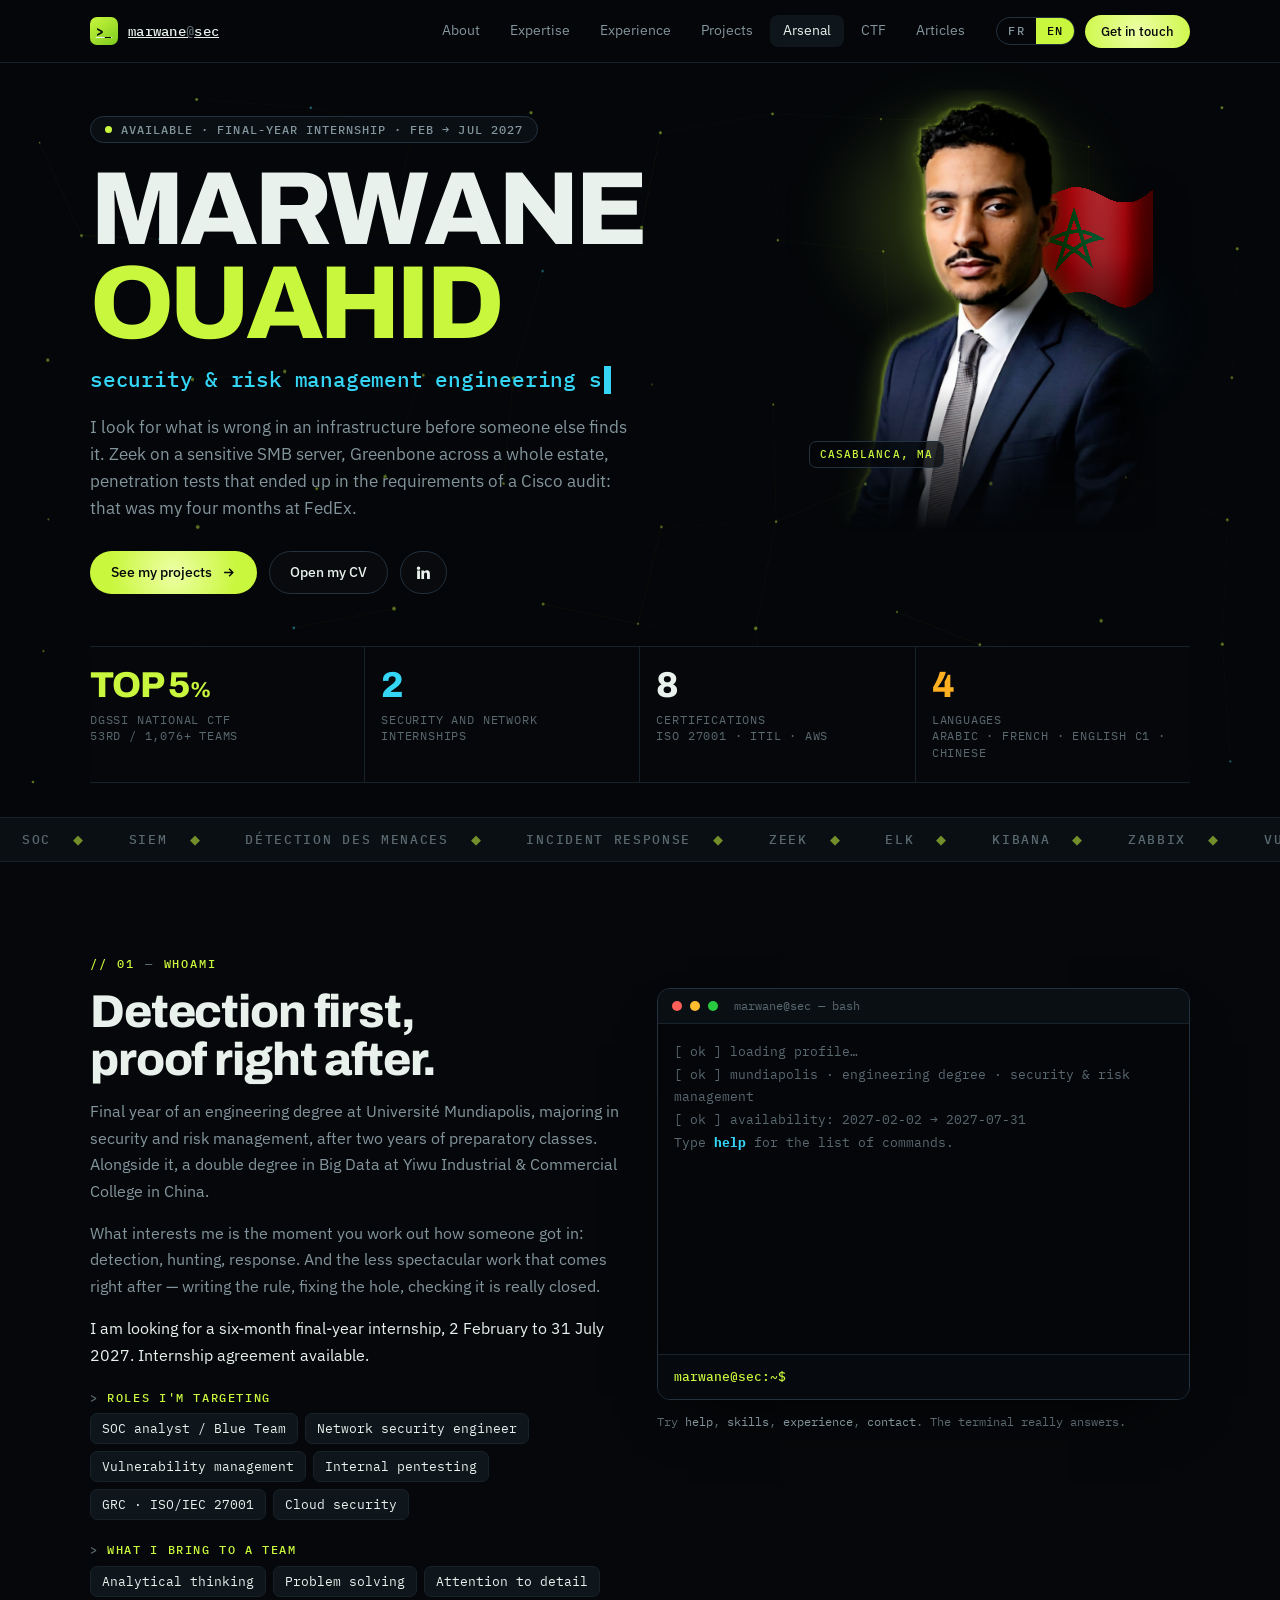
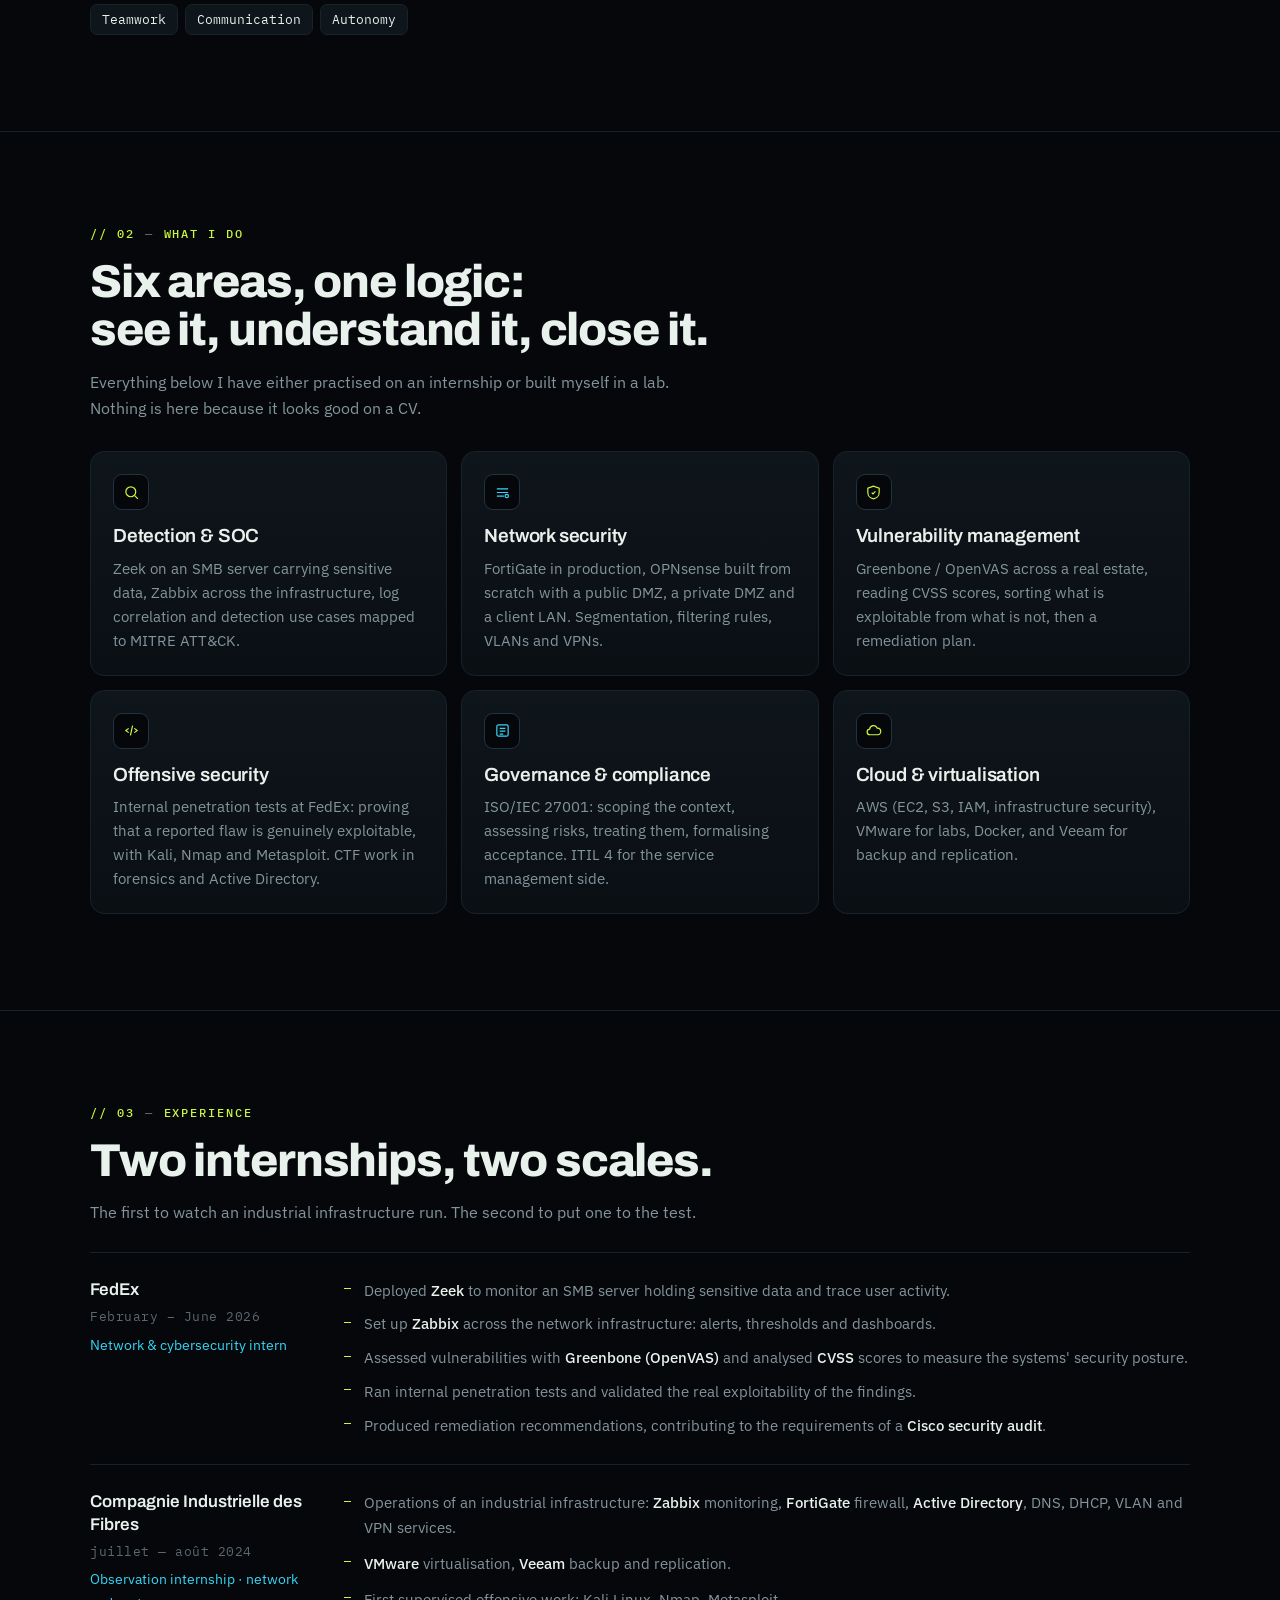
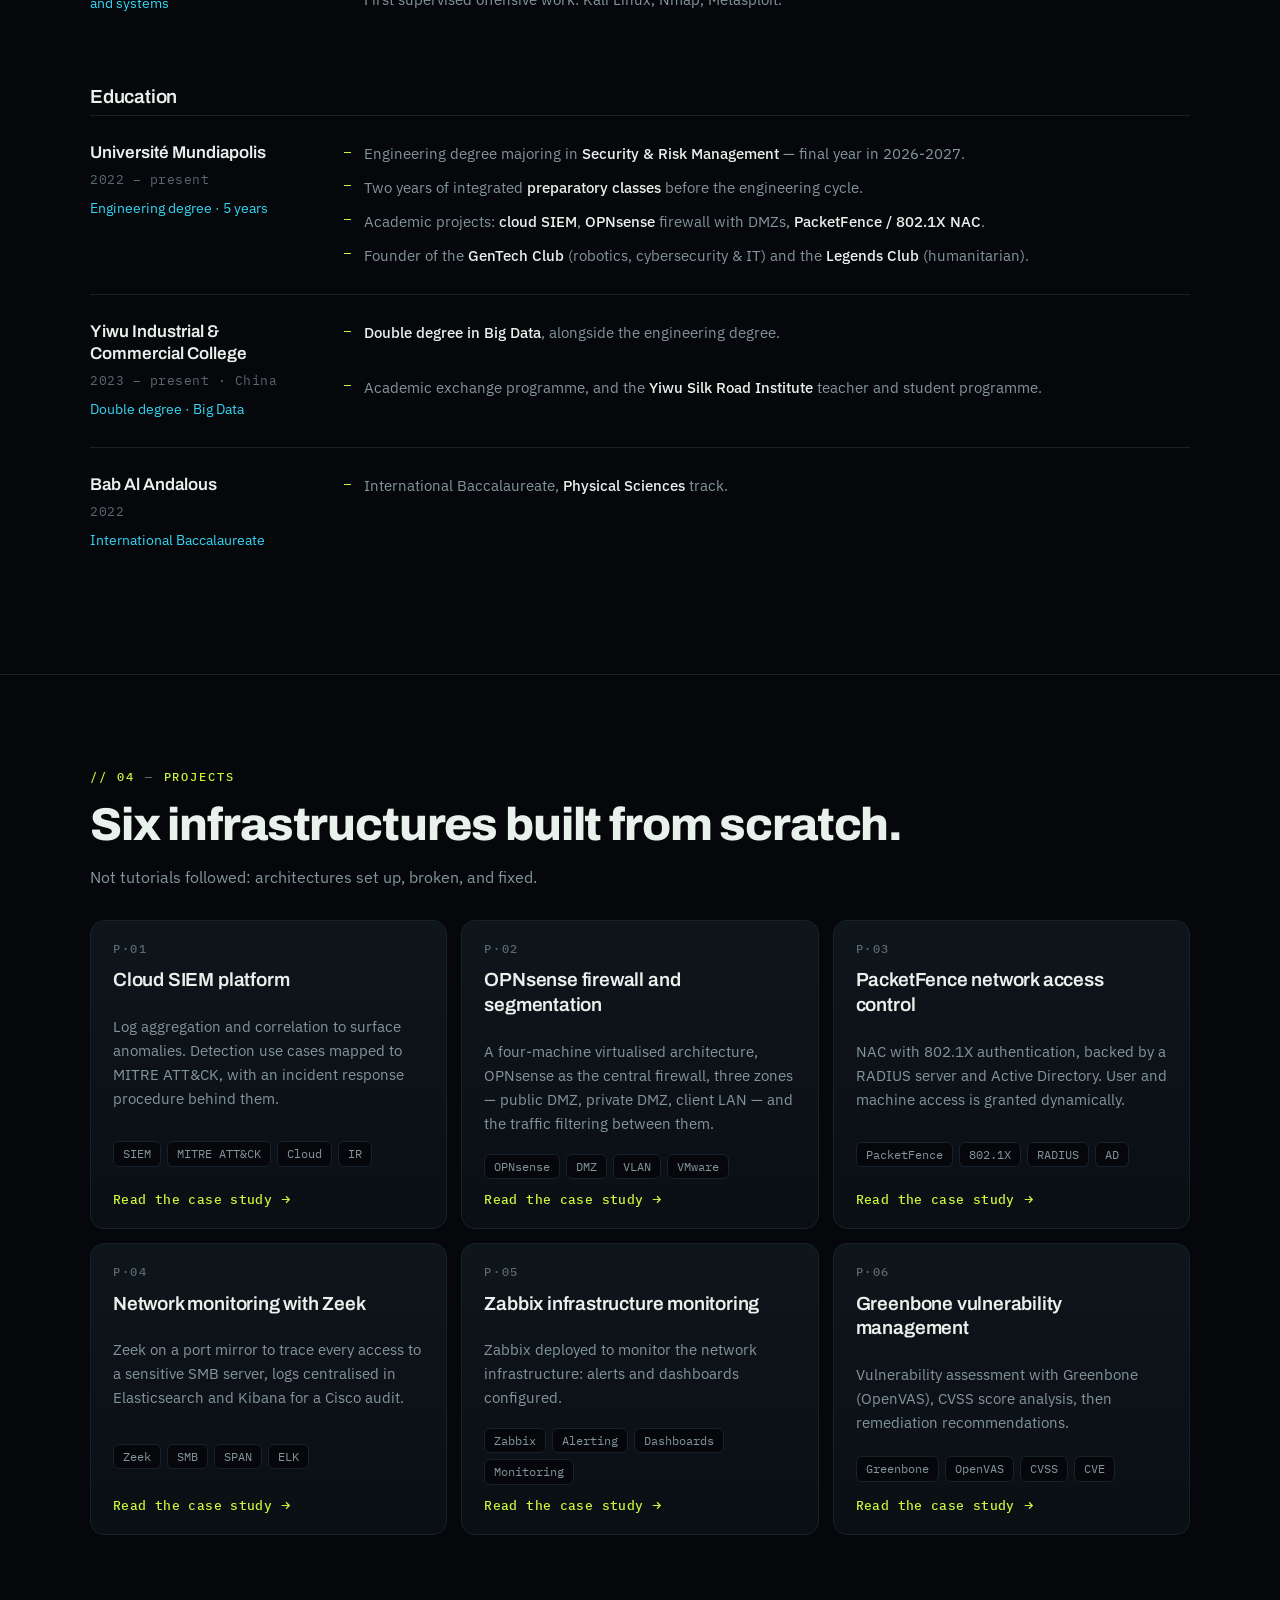
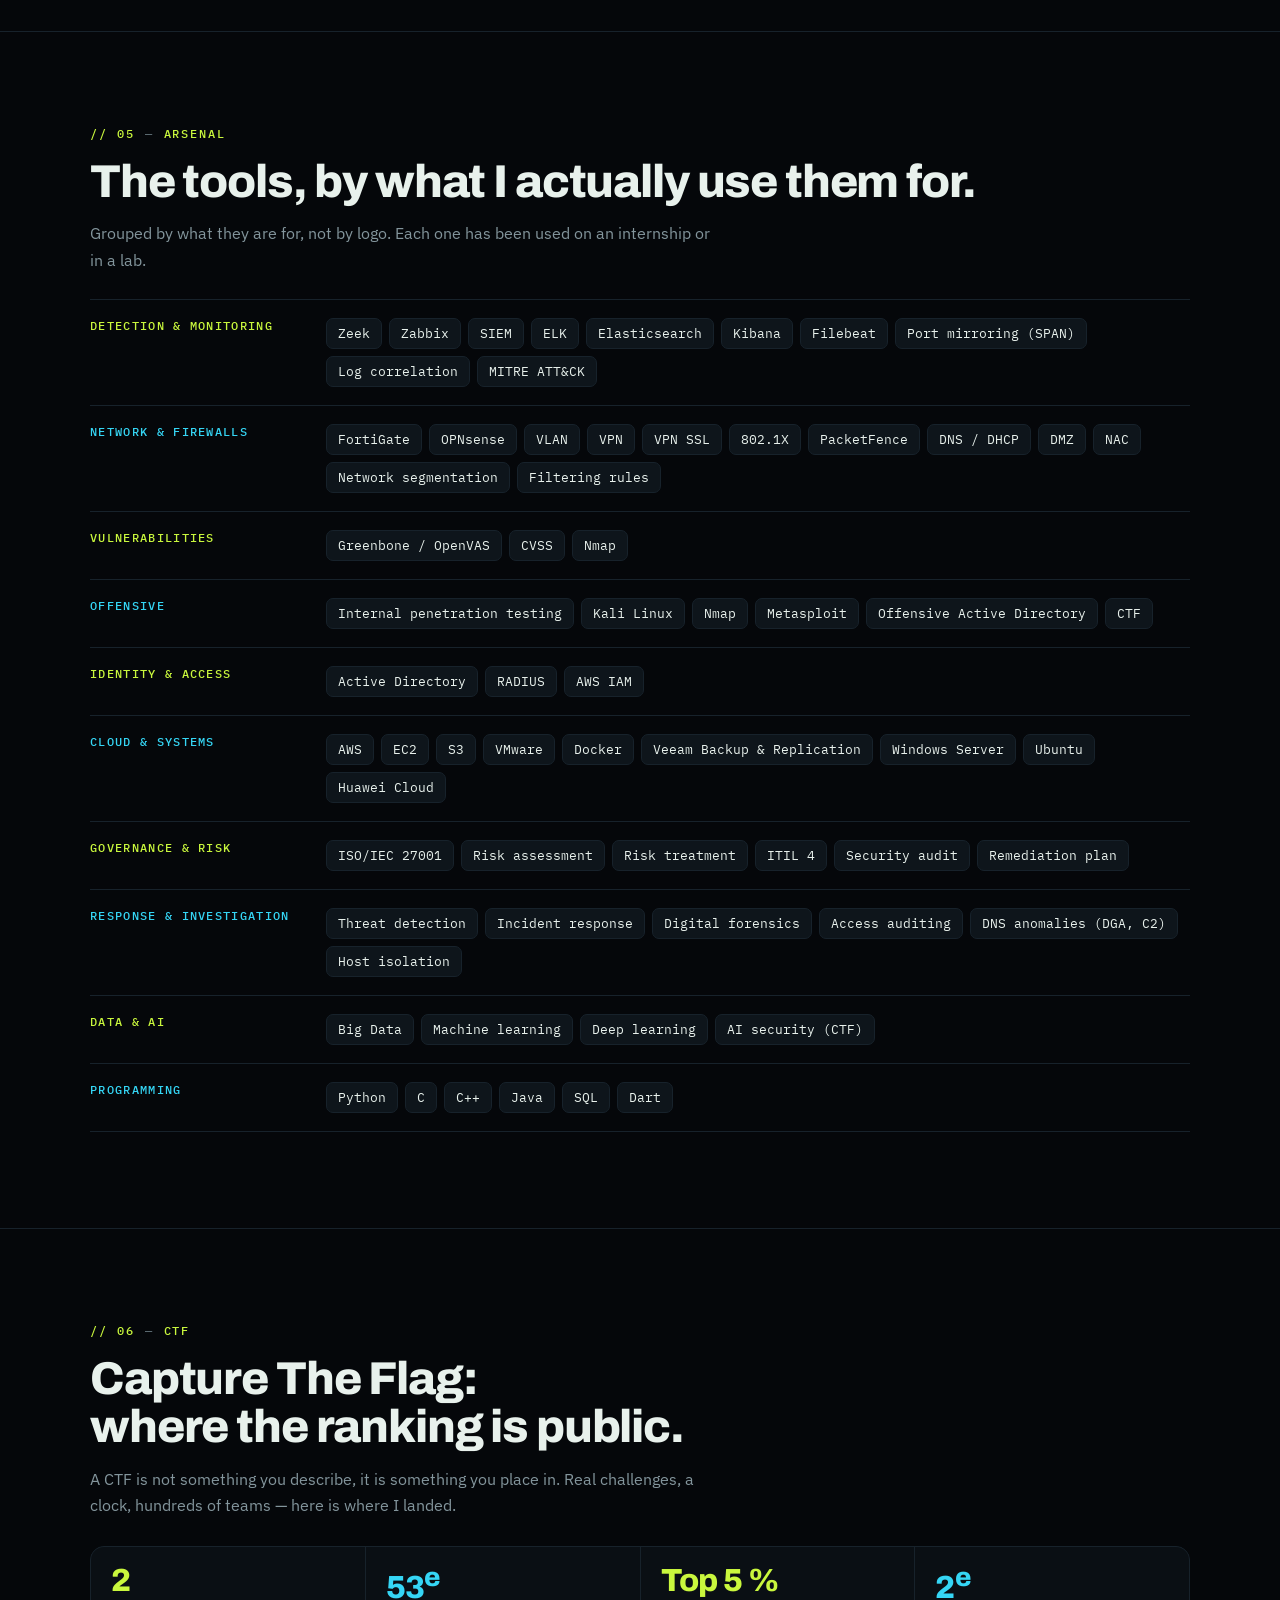
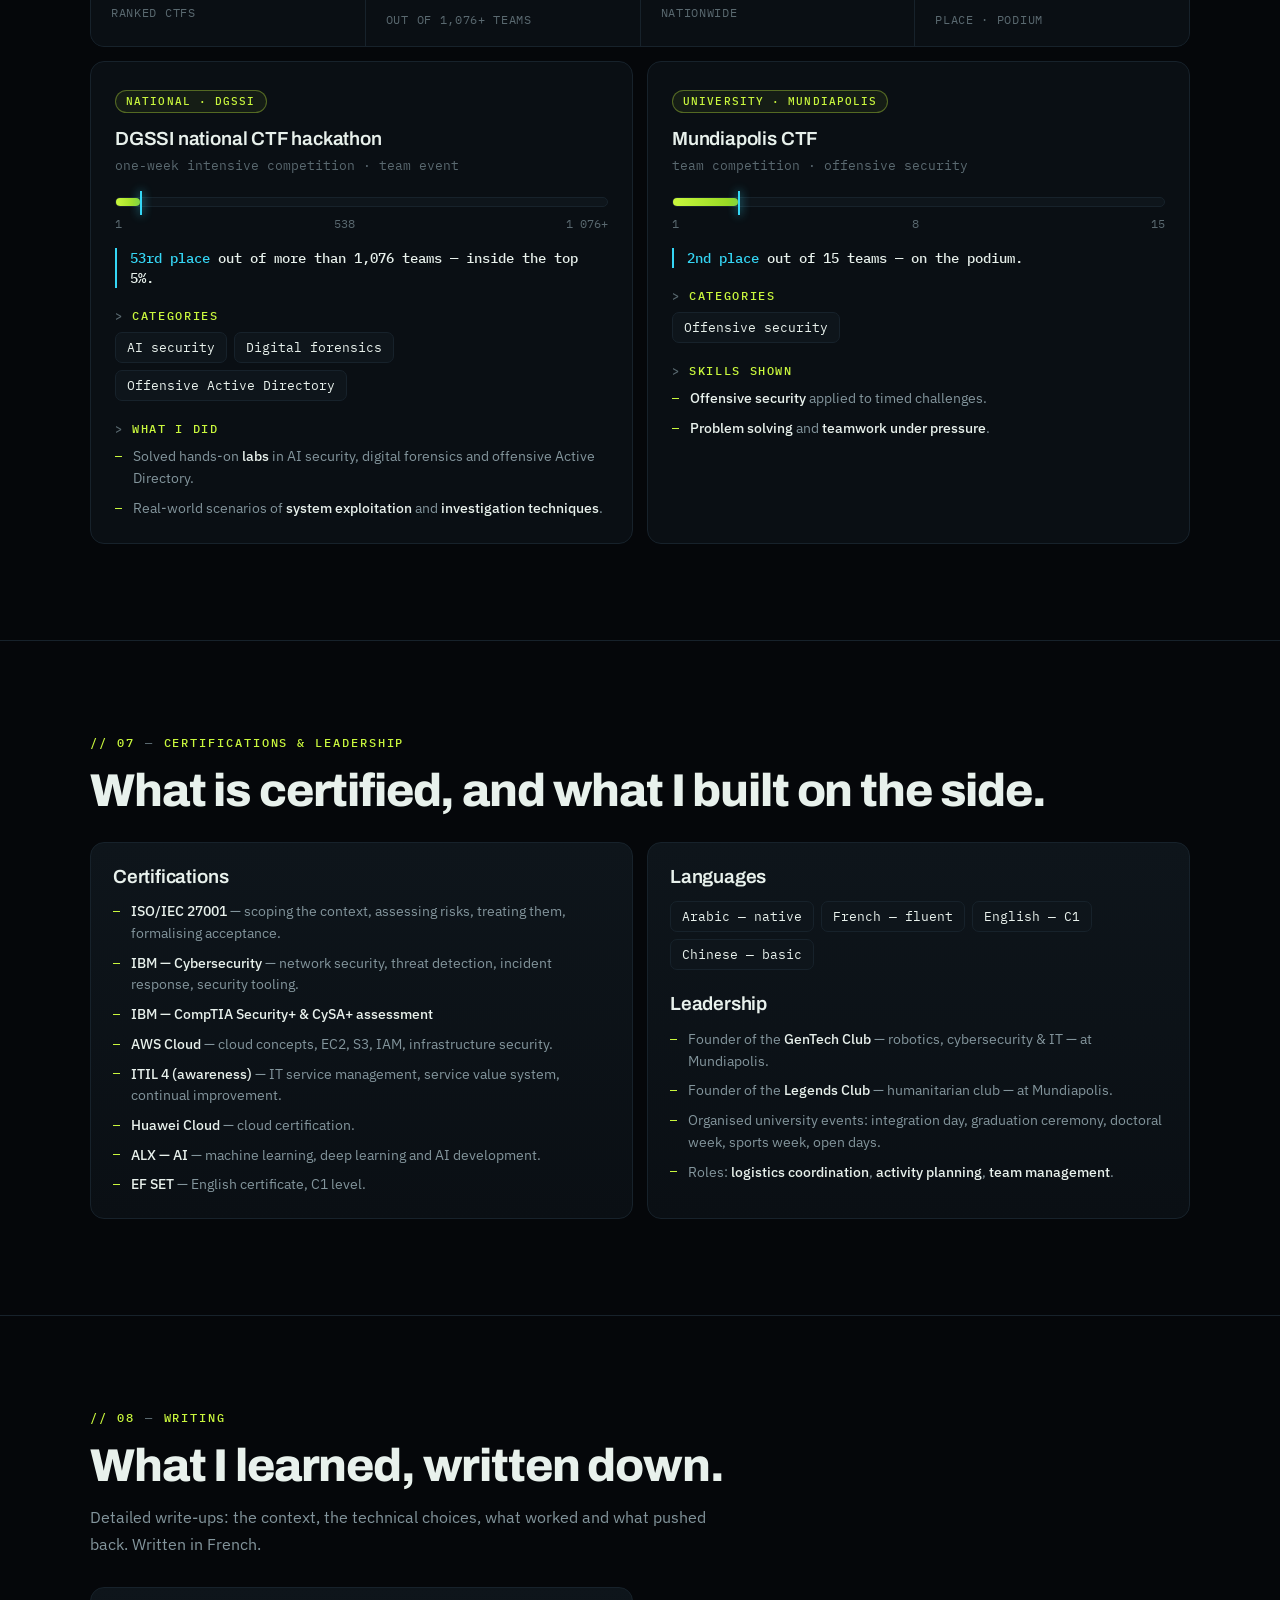
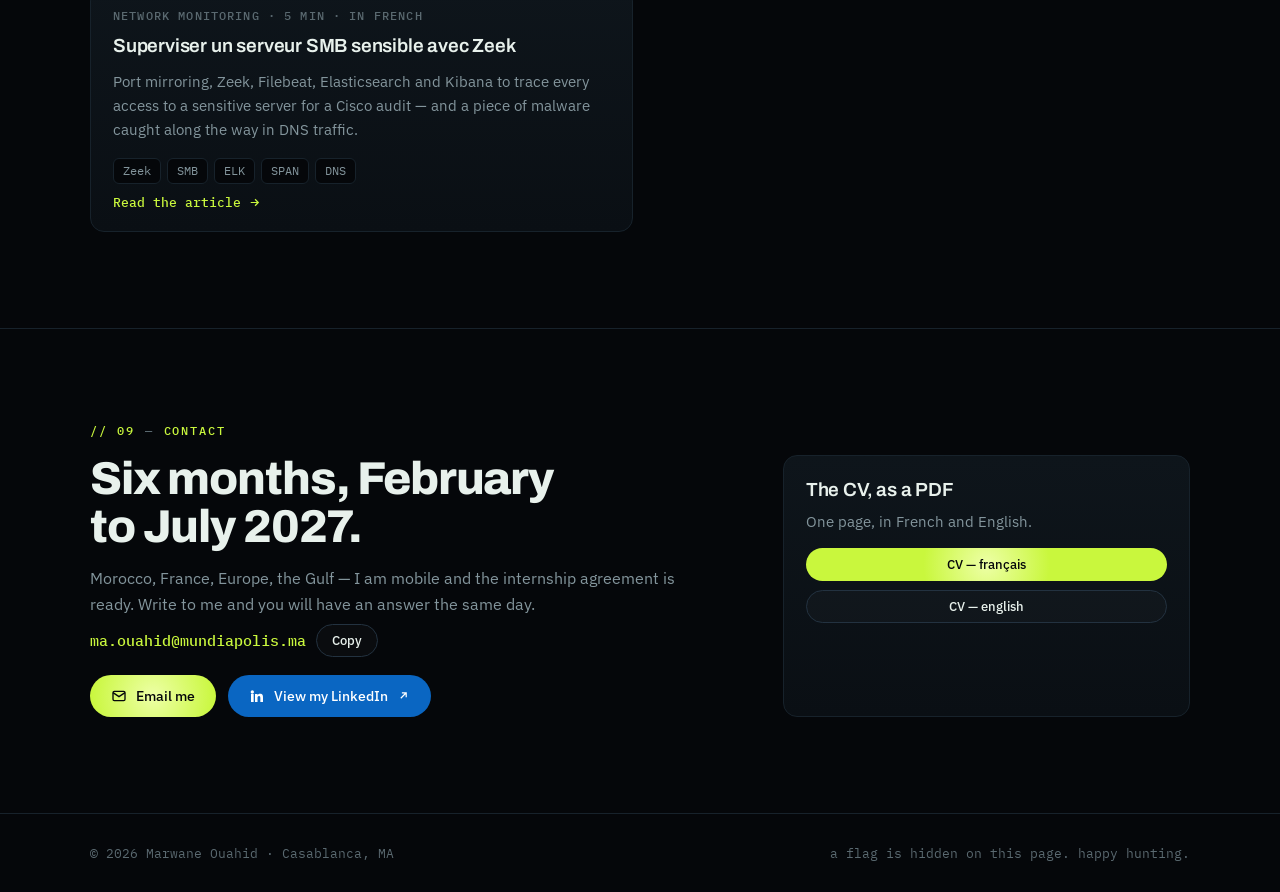
<file: index.html>
<!doctype html>
<html lang="fr">
<head>
<meta charset="utf-8">
<meta name="viewport" content="width=device-width,initial-scale=1,viewport-fit=cover">
<meta name="description" content="Marwane Ouahid, élève-ingénieur en sécurité et gestion des risques (Bac+5, Université Mundiapolis). Recherche un stage PFE de 6 mois en cybersécurité, du 2 février au 31 juillet 2027 : SOC, SIEM, sécurité réseau, gestion des vulnérabilités, pentest, ISO/IEC 27001.">
<meta name="keywords" content="stage PFE cybersécurité, stage fin d'études 2027, internship cybersecurity, élève-ingénieur sécurité, sécurité et gestion des risques, analyste SOC, SOC analyst, blue team, SIEM, Zeek, ELK, Elasticsearch, Kibana, Filebeat, port mirroring, SPAN, Zabbix, détection des menaces, réponse aux incidents, incident response, sécurité réseau, network security, FortiGate, OPNsense, DMZ, VLAN, VPN, 802.1X, NAC, PacketFence, RADIUS, Active Directory, gestion des vulnérabilités, vulnerability management, Greenbone, OpenVAS, CVSS, pentest, test d'intrusion, penetration testing, Kali Linux, Nmap, Metasploit, forensics, CTF, ISO 27001, ISO/IEC 27001, gestion des risques, GRC, ITIL 4, AWS, AWS IAM, VMware, Docker, Veeam, Windows Server, Python, Big Data, Casablanca, Maroc, Morocco">
<meta name="author" content="Marwane Ouahid">
<meta name="robots" content="index,follow">
<meta property="og:title" content="Marwane Ouahid — stage PFE cybersécurité, février → juillet 2027">
<meta property="og:description" content="Élève-ingénieur en sécurité et gestion des risques. SOC, SIEM, sécurité réseau, gestion des vulnérabilités, pentest, ISO/IEC 27001. Stage FedEx, top 5 % du CTF national DGSSI.">
<link rel="canonical" href="https://ouahidmarwane.github.io/">
<link rel="icon" href="data:image/svg+xml,%3Csvg xmlns='http://www.w3.org/2000/svg' viewBox='0 0 64 64'%3E%3Crect width='64' height='64' rx='14' fill='%23C9F73D'/%3E%3Ctext x='50%25' y='56%25' dominant-baseline='middle' text-anchor='middle' font-family='monospace' font-weight='700' font-size='30' fill='%2305070A'%3E%3E_%3C/text%3E%3C/svg%3E">
<meta name="theme-color" content="#05070A">
<meta property="og:url" content="https://ouahidmarwane.github.io/">
<meta property="og:image" content="https://ouahidmarwane.github.io/portrait.jpg">
<meta property="og:type" content="profile">
<meta property="og:locale" content="fr_FR">
<meta property="og:locale:alternate" content="en_US">
<meta name="twitter:card" content="summary_large_image">
<title>Marwane Ouahid — Stage PFE cybersécurité · SOC, sécurité réseau, ISO 27001</title>
<script type="application/ld+json">
{
  "@context": "https://schema.org",
  "@type": "Person",
  "name": "Marwane Ouahid",
  "jobTitle": "Élève-ingénieur en sécurité et gestion des risques",
  "description": "Recherche un stage de fin d'études (PFE) de 6 mois en cybersécurité, du 2 février au 31 juillet 2027.",
  "url": "https://ouahidmarwane.github.io/",
  "image": "https://ouahidmarwane.github.io/portrait.jpg",
  "email": "mailto:ma.ouahid@mundiapolis.ma",
  "address": { "@type": "PostalAddress", "addressLocality": "Casablanca", "addressCountry": "MA" },
  "sameAs": ["https://www.linkedin.com/in/marwane-ouahid-0ab745309"],
  "alumniOf": [
    { "@type": "CollegeOrUniversity", "name": "Université Mundiapolis" },
    { "@type": "CollegeOrUniversity", "name": "Yiwu Industrial & Commercial College" }
  ],
  "knowsLanguage": ["ar", "fr", "en", "zh"],
  "knowsAbout": ["Cybersécurité", "SOC", "SIEM", "Zeek", "Elasticsearch", "Kibana", "Filebeat", "Zabbix", "Détection des menaces", "Réponse aux incidents",
    "Sécurité réseau", "FortiGate", "OPNsense", "802.1X", "PacketFence", "RADIUS", "Active Directory",
    "Gestion des vulnérabilités", "Greenbone", "OpenVAS", "CVSS", "Tests d'intrusion", "Kali Linux", "Nmap", "Metasploit",
    "ISO/IEC 27001", "Gestion des risques", "ITIL 4", "AWS", "VMware", "Docker", "Veeam", "Python", "Big Data"]
}
</script>
<link rel="preconnect" href="https://fonts.googleapis.com">
<link rel="preconnect" href="https://fonts.gstatic.com" crossorigin>
<link rel="stylesheet" href="https://fonts.googleapis.com/css2?family=Archivo:wght@600;800&family=IBM+Plex+Mono:wght@400;500&family=IBM+Plex+Sans:wght@400;500&display=swap">

<!--
  ██  Tu lis la source. Bon réflexe.
  ██  hint: aGludDogdGFwZSAic3VkbyAtbCIgZGFucyBsZSB0ZXJtaW5hbCAvIHR5cGUgInN1ZG8gLWwiIGluIHRoZSB0ZXJtaW5hbA==
-->

<style>
:root{
  color-scheme: dark;
  /* Un noir bleuté plutôt qu'un noir pur : le vert et le cyan y respirent. */
  --void:#05070A; --panel:#0A0F14; --panel2:#0E151B; --line:#17222B; --line2:#233240;
  --txt:#E8F1EC; --dim:#83959C; --faint:#5A6970;
  --lime:#C9F73D; --cyan:#35D6F5; --amber:#FFB020; --red:#FF5C5C;
  --mono:"IBM Plex Mono",ui-monospace,SFMono-Regular,Menlo,monospace;
  --sans:"IBM Plex Sans",system-ui,-apple-system,Segoe UI,sans-serif;
  --disp:"Archivo","Archivo Black",system-ui,sans-serif;
  --wrap:1140px;
}
*{box-sizing:border-box}
body{
  margin:0; background:var(--void); color:var(--txt);
  font:400 16px/1.65 var(--sans);
  -webkit-font-smoothing:antialiased;
  overflow-x:hidden;
}
img{max-width:100%;height:auto}
a{color:inherit}
::selection{background:var(--lime);color:#05070A}

.wrap{max-width:var(--wrap);margin:0 auto;padding-inline:20px}
section{position:relative}
.rule{height:1px;background:var(--line);border:0;margin:0}

/* ---------- eyebrows et titres ---------- */
.eyebrow{
  font:500 12px/1 var(--mono); letter-spacing:.16em; text-transform:uppercase;
  color:var(--lime); display:flex; align-items:center; gap:10px; margin-bottom:18px;
}
.eyebrow b{color:var(--faint);font-weight:500}
h2{
  font:800 clamp(28px,4.4vw,46px)/1.05 var(--disp);
  letter-spacing:-.025em; margin:0 0 14px; text-wrap:balance;
}
h3{font:600 19px/1.3 var(--disp);letter-spacing:-.01em;margin:0 0 8px}
.lede{color:var(--dim);max-width:62ch;margin:0}
.sec{padding-block:clamp(56px,8vw,96px)}

/* ---------- navigation ---------- */
header.nav{
  position:sticky; top:env(safe-area-inset-top,0px); z-index:60;
  background:rgba(5,7,10,.82); backdrop-filter:blur(14px);
  border-bottom:1px solid var(--line);
}
.navin{display:flex;align-items:center;gap:18px;height:62px}
.brand{display:flex;align-items:center;gap:10px;font:500 14px/1 var(--mono);letter-spacing:.02em}
.brand .sq{
  width:28px;height:28px;border-radius:7px;display:grid;place-items:center;
  background:linear-gradient(145deg,var(--lime),#7ecb1e);color:#05070A;font-weight:700;font-size:13px;
}
.navlinks{display:none;gap:4px;margin-left:auto}
.navlinks a{
  font:400 13.5px/1 var(--sans); color:var(--dim); text-decoration:none;
  padding:9px 13px;border-radius:8px;transition:color .18s,background .18s;
}
.navlinks a:hover,.navlinks a.on{color:var(--txt);background:var(--panel2)}
.navtools{display:flex;align-items:center;gap:10px;margin-left:auto}
.navlinks+.navtools{margin-left:0}
@media(min-width:900px){.navlinks{display:flex}}

.langsw{display:flex;border:1px solid var(--line2);border-radius:999px;overflow:hidden}
.langsw button{
  appearance:none;border:0;background:transparent;color:var(--dim);cursor:pointer;
  font:500 11.5px/1 var(--mono);letter-spacing:.1em;padding:7px 11px;transition:.18s;
}
.langsw button[aria-pressed="true"]{background:var(--lime);color:#05070A}
.langsw button:focus-visible{outline:2px solid var(--cyan);outline-offset:-2px}

.btn{
  display:inline-flex;align-items:center;gap:9px;cursor:pointer;text-decoration:none;
  font:500 14px/1 var(--sans);padding:12px 20px;border-radius:999px;border:1px solid transparent;
  transition:transform .16s cubic-bezier(.2,.7,.3,1),box-shadow .2s,background .2s,color .2s;
}
.btn:active{transform:translateY(1px)}
.btn-p{background:var(--lime);color:#05070A;font-weight:500;box-shadow:0 0 0 0 rgba(201,247,61,.45)}
.btn-p:hover{box-shadow:0 0 30px -4px rgba(201,247,61,.55)}
.btn-g{border-color:var(--line2);color:var(--txt);background:rgba(255,255,255,.02)}
.btn-g:hover{border-color:var(--lime);color:var(--lime)}
.btn-s{font-size:13px;padding:9px 15px}
.btn:focus-visible{outline:2px solid var(--cyan);outline-offset:3px}

/* ---------- hero ---------- */
.hero{padding-top:clamp(28px,4vw,52px);padding-bottom:clamp(20px,3vw,34px);overflow:hidden}
#rain{position:absolute;inset:0;width:100%;height:100%;opacity:.11;pointer-events:none}
.heroin{position:relative;display:grid;gap:30px;align-items:center}
@media(min-width:940px){.heroin{grid-template-columns:1.18fr .8fr;gap:44px;align-items:center}}

.chip{
  display:inline-flex;align-items:center;gap:9px;border:1px solid var(--line2);
  border-radius:999px;padding:7px 14px;font:500 11.5px/1 var(--mono);
  letter-spacing:.09em;text-transform:uppercase;color:var(--dim);background:var(--panel)
}
.dot{width:7px;height:7px;border-radius:50%;background:var(--lime);box-shadow:0 0 0 0 rgba(201,247,61,.6);animation:pulse 2.4s infinite}
@keyframes pulse{70%{box-shadow:0 0 0 9px rgba(201,247,61,0)}100%{box-shadow:0 0 0 0 rgba(201,247,61,0)}}

.name{
  font:800 clamp(46px,10.5vw,104px)/.9 var(--disp);
  letter-spacing:-.045em;margin:20px 0 0;text-transform:uppercase;
}
.name span{color:var(--lime)}
.roleline{
  font:500 clamp(15px,2.2vw,21px)/1.3 var(--mono);color:var(--cyan);
  margin:16px 0 0;letter-spacing:-.01em;min-height:1.3em;
}
.caret{display:inline-block;width:.6ch;background:var(--cyan);animation:blink 1.05s steps(1) infinite;margin-left:2px}
@keyframes blink{50%{opacity:0}}
.pitch{color:var(--dim);max-width:54ch;margin:20px 0 0;font-size:16.5px}
.cta{display:flex;flex-wrap:wrap;gap:12px;margin-top:28px}

.stats{
  display:grid;grid-template-columns:1fr;gap:1px;background:var(--line);
  border-block:1px solid var(--line);margin-top:8px;grid-column:1/-1;
}
@media(min-width:620px){.stats{grid-template-columns:repeat(2,1fr)}}
@media(min-width:940px){.stats{grid-template-columns:repeat(4,1fr)}}
.stat:nth-child(4) .v{color:var(--amber)}
.stat{background:var(--void);padding:16px 16px;display:flex;align-items:baseline;gap:14px}
.stat:first-child{padding-left:0}
@media(min-width:620px){.stat{display:block;padding:20px 16px}}
.stat .v{font:800 clamp(24px,3.6vw,36px)/1 var(--disp);letter-spacing:-.03em;font-variant-numeric:tabular-nums}
.stat:nth-child(1) .v{color:var(--lime)}
.stat:nth-child(2) .v{color:var(--cyan)}
.stat .k{font:400 11.5px/1.45 var(--mono);color:var(--faint);letter-spacing:.07em;text-transform:uppercase}
@media(min-width:620px){.stat .k{margin-top:9px}}
.stat .v{white-space:nowrap}

.portrait{position:relative;justify-self:center;align-self:start;width:min(360px,80vw);isolation:isolate}
@media(min-width:940px){.portrait{margin-top:-24px}}
.portrait img{
  position:relative;z-index:1;display:block;width:100%;
  /* contre-jour vert : liseré net + lumière diffuse venant de la gauche */
  filter:drop-shadow(-2px -1px 1.5px rgba(201,247,61,.45)) drop-shadow(-6px -4px 12px rgba(201,247,61,.22));
  -webkit-mask-image:linear-gradient(180deg,#000 66%,transparent 98%),linear-gradient(270deg,transparent 0,#000 12%);
  -webkit-mask-composite:source-in;
  mask-image:linear-gradient(180deg,#000 66%,transparent 98%),linear-gradient(270deg,transparent 0,#000 12%);
  mask-composite:intersect;
}
/* halo vert diffus derrière le portrait */
.portrait::before{
  content:"";position:absolute;z-index:0;left:50%;top:0;width:115%;height:80%;
  transform:translateX(-50%);pointer-events:none;
  background:
    radial-gradient(ellipse 50% 50% at 48% 36%,rgba(201,247,61,.26),rgba(201,247,61,.08) 55%,transparent 75%),
    radial-gradient(ellipse 35% 35% at 75% 65%,rgba(53,214,245,.10),transparent 75%);
  filter:blur(24px);animation:halo 7s ease-in-out infinite alternate;
}
@keyframes halo{from{opacity:.75;transform:translateX(-50%) scale(.96)}to{opacity:1;transform:translateX(-50%) scale(1.04)}}
/* le portrait flotte doucement, en continu */
.portrait{animation:float 7s ease-in-out infinite}
@keyframes float{
  0%,100%{transform:translate(0,0) rotate(0deg)}
  25%{transform:translate(3px,-7px) rotate(.4deg)}
  50%{transform:translate(0,-12px) rotate(0deg)}
  75%{transform:translate(-3px,-6px) rotate(-.4deg)}
}
@media(prefers-reduced-motion:reduce){.portrait::before,.portrait{animation:none}}
/* drapeau du Maroc : moitié gauche cachée derrière le sujet, moitié droite qui flotte */
#flag{
  position:absolute;z-index:0;left:55%;top:20%;width:44%;height:auto;pointer-events:none;
  /* plus contrasté et un peu plus sombre, pour tenir dans le thème noir */
  filter:contrast(1.28) brightness(.74) saturate(1.1) drop-shadow(0 8px 16px rgba(0,0,0,.55));
}

/* ---------- effets interactifs (actifs seulement avec une souris, cf. html.fx) ---------- */
#net{position:absolute;inset:0;width:100%;height:100%;pointer-events:none;z-index:0}
.hero .heroin{z-index:1}
.hero::before{
  content:"";position:absolute;inset:0;pointer-events:none;z-index:0;opacity:0;transition:opacity .5s;
  background:radial-gradient(520px 380px at var(--hx,50%) var(--hy,40%),rgba(201,247,61,.075),transparent 70%);
}
.hero.lit::before{opacity:1}
/* le lissage est fait en JS (boucle rAF) : pas de transition CSS qui freinerait */
.fx .portrait img{will-change:transform}
.fx .portrait::before{margin-left:var(--px,0px);margin-top:var(--py,0px)}
.fx .heroin > div:first-child{will-change:transform}
.name .ch{display:inline-block;font-style:normal;will-change:transform}
.fx .btn-p{background:radial-gradient(90px circle at var(--bx,50%) var(--by,50%),#EDFFA6,var(--lime) 70%)}
.fx .card{transition:border-color .22s,transform .35s cubic-bezier(.2,.7,.3,1)}
#fxc{position:fixed;inset:0;width:100vw;height:100vh;pointer-events:none;z-index:9997}
#progress{
  position:fixed;left:0;top:0;right:0;height:2px;z-index:100;transform-origin:0 50%;transform:scaleX(0);
  background:linear-gradient(90deg,var(--lime),var(--cyan));box-shadow:0 0 12px rgba(201,247,61,.6);
}

.cur-dot,.cur-ring{position:fixed;left:0;top:0;pointer-events:none;z-index:9999;border-radius:50%;display:none}
.fx .cur-dot,.fx .cur-ring{display:block}
.cur-dot{width:6px;height:6px;margin:-3px 0 0 -3px;background:var(--lime);box-shadow:0 0 10px var(--lime)}
.cur-ring{
  width:34px;height:34px;margin:-17px 0 0 -17px;border:1.5px solid rgba(201,247,61,.55);
  /* taille fixe : le cercle ne grossit, ne rétrécit et ne s'étire jamais */
  transition:background .2s,border-color .2s,box-shadow .2s,opacity .2s;
}
.cur-ring.hot{background:rgba(201,247,61,.1);border-color:var(--lime);box-shadow:0 0 14px rgba(201,247,61,.35)}
.cur-ring.down{background:rgba(201,247,61,.22)}
.cur-ring.off,.cur-dot.off{opacity:0}
.fx,.fx a,.fx button,.fx .card{cursor:none}
.fx input,.fx textarea,.fx .term{cursor:auto}
.ripple{
  position:fixed;pointer-events:none;z-index:9998;width:10px;height:10px;margin:-5px 0 0 -5px;border-radius:50%;
  border:1.5px solid var(--lime);animation:ripple .6s ease-out forwards;
}
@keyframes ripple{to{transform:scale(7);opacity:0}}
.portrait .tag{
  position:absolute;z-index:3;left:12px;bottom:16%;font:500 11px/1 var(--mono);
  letter-spacing:.1em;text-transform:uppercase;color:var(--lime);
  background:rgba(5,7,10,.72);border:1px solid var(--line2);border-radius:7px;padding:7px 10px;
}

/* ---------- bandeau défilant ---------- */
.marq{border-block:1px solid var(--line);background:var(--panel);overflow:hidden;padding:15px 0}
.marqrow{display:flex;gap:0;width:max-content;animation:slide 44s linear infinite}
@keyframes slide{to{transform:translateX(-50%)}}
.marqrow span{
  font:500 13px/1 var(--mono);letter-spacing:.13em;text-transform:uppercase;
  color:var(--faint);padding:0 22px;white-space:nowrap;
}
.marqrow span::after{content:"◆";color:var(--lime);margin-left:22px;opacity:.55}

/* ---------- grilles ---------- */
.grid{display:grid;gap:14px}
.g2{grid-template-columns:1fr}
.g3{grid-template-columns:1fr}
@media(min-width:680px){.g2{grid-template-columns:1fr 1fr}.g3{grid-template-columns:1fr 1fr}}
@media(min-width:1000px){.g3{grid-template-columns:repeat(3,1fr)}}

.card{
  background:linear-gradient(180deg,var(--panel2),var(--panel));
  border:1px solid var(--line);border-radius:14px;padding:22px;
  transition:border-color .22s,transform .22s cubic-bezier(.2,.7,.3,1);
  position:relative;overflow:hidden;
}
.card:hover{border-color:var(--line2);transform:translateY(-3px)}
.card::after{
  content:"";position:absolute;inset:0;pointer-events:none;opacity:0;transition:opacity .25s;
  background:radial-gradient(420px 220px at var(--mx,50%) var(--my,0%),rgba(201,247,61,.09),transparent 65%);
}
.card:hover::after{opacity:1}
.card p{color:var(--dim);font-size:14.5px;margin:0}
.ico{
  width:36px;height:36px;border-radius:9px;display:grid;place-items:center;margin-bottom:14px;
  border:1px solid var(--line2);background:var(--void);
}
.ico svg{width:17px;height:17px;stroke:var(--lime);fill:none;stroke-width:1.7}
.card:nth-child(3n+2) .ico svg{stroke:var(--cyan)}

/* ---------- parcours ---------- */
.job{
  display:grid;gap:18px;padding:26px 0;border-top:1px solid var(--line);
}
@media(min-width:800px){.job{grid-template-columns:220px 1fr;gap:34px}}
.job .meta .co{font:600 17px/1.3 var(--disp)}
.job .meta .when{font:400 12.5px/1.5 var(--mono);color:var(--faint);margin-top:6px;letter-spacing:.04em}
.job .meta .role{color:var(--cyan);font-size:14px;margin-top:8px}
.job ul{margin:0;padding:0;list-style:none;display:grid;gap:9px}
.job li{position:relative;padding-left:20px;color:var(--dim);font-size:15px}
.job li::before{content:"";position:absolute;left:0;top:.62em;width:7px;height:1px;background:var(--lime)}
.job li b{color:var(--txt);font-weight:500}

/* ---------- projets ---------- */
.proj{display:flex;flex-direction:column;gap:14px}
.proj .no{font:500 11.5px/1 var(--mono);color:var(--faint);letter-spacing:.14em}
.tags{display:flex;flex-wrap:wrap;gap:6px;margin-top:auto;padding-top:4px}
.tag{
  font:400 11.5px/1 var(--mono);color:var(--dim);border:1px solid var(--line);
  border-radius:6px;padding:6px 9px;background:var(--void);
}

/* ---------- arsenal ---------- */
.ars{display:grid;gap:0;border-top:1px solid var(--line)}
.arsrow{display:grid;gap:10px;padding:18px 0;border-bottom:1px solid var(--line);align-items:start}
@media(min-width:760px){.arsrow{grid-template-columns:210px 1fr;gap:26px}}
.arsrow .dom{font:500 12px/1.4 var(--mono);letter-spacing:.11em;text-transform:uppercase;color:var(--lime)}
.arsrow:nth-child(even) .dom{color:var(--cyan)}
.chips{display:flex;flex-wrap:wrap;gap:7px}
/* ---------- cartes projets cliquables ---------- */
.proj[data-case]{cursor:pointer}
.post{display:flex;flex-direction:column;gap:12px;text-decoration:none;color:inherit}
.post .no{font:500 11.5px/1 var(--mono);color:var(--faint);letter-spacing:.1em;text-transform:uppercase}
.post h3{margin:0}
.post .more{display:inline-flex;align-items:center;gap:7px;margin-top:auto;font:500 12.5px/1 var(--mono);color:var(--lime)}
.post .more svg{transition:transform .2s}
.post:hover .more svg{transform:translateX(4px)}
.post:focus-visible{outline:2px solid var(--cyan);outline-offset:3px}
.proj[data-case]:focus-visible{outline:2px solid var(--cyan);outline-offset:3px}
.proj .more{display:inline-flex;align-items:center;gap:7px;margin-top:auto;font:500 12.5px/1 var(--mono);color:var(--lime);letter-spacing:.03em}
.proj .more svg{transition:transform .2s}
.proj:hover .more svg{transform:translateX(4px)}

/* ---------- étude de cas ---------- */
.case{
  width:min(860px,calc(100vw - 24px));max-height:calc(100dvh - 24px);padding:0;border:1px solid var(--line2);
  border-radius:16px;background:linear-gradient(180deg,var(--panel2),var(--void));color:var(--txt);overflow:auto;
}
/* la fenêtre passe au-dessus de tout, y compris du curseur maison : on rend le curseur système */
.fx .case,.fx .case *{cursor:auto}
.fx .case a,.fx .case button{cursor:pointer}
html:has(.case[open]) .cur-dot,html:has(.case[open]) .cur-ring,html:has(.case[open]) #fxc{visibility:hidden}
.case::backdrop{background:rgba(3,5,7,.78);backdrop-filter:blur(6px)}
.case[open]{animation:casein .28s cubic-bezier(.2,.7,.3,1)}
@keyframes casein{from{opacity:0;transform:translateY(14px) scale(.98)}}
.casein{position:relative;padding:clamp(22px,4vw,38px)}
.case .no{font:500 11.5px/1 var(--mono);color:var(--faint);letter-spacing:.14em}
.case h2{margin:10px 44px 6px 0;font-size:clamp(24px,3.4vw,34px)}
.casectx{margin:0 0 22px;color:var(--cyan);font:500 13px/1.5 var(--mono)}
.caseclose{
  position:absolute;top:16px;right:16px;width:40px;height:40px;border-radius:50%;display:grid;place-items:center;
  border:1px solid var(--line2);background:var(--panel);color:var(--txt);cursor:pointer;transition:border-color .2s,color .2s;
}
.caseclose:hover{border-color:var(--lime);color:var(--lime)}
.caseclose:focus-visible{outline:2px solid var(--cyan);outline-offset:2px}
.case h4{font:500 11.5px/1 var(--mono);letter-spacing:.14em;text-transform:uppercase;color:var(--lime);margin:24px 0 10px}
.case p.txt{color:var(--dim);margin:0;font-size:15px}
.case .job ul{margin:0}
.case .chips{margin-top:4px}
.shot{margin:14px 0 0;border:1px solid var(--line2);border-radius:12px;overflow:hidden;background:var(--void)}
.shot img{display:block;width:100%;height:auto}
.shot figcaption{padding:9px 12px;font:400 12px/1.4 var(--mono);color:var(--faint);border-top:1px solid var(--line)}

/* schéma de principe : étapes reliées par des flèches, qui passent en colonne sur petit écran */
.flow{display:flex;flex-wrap:wrap;align-items:stretch;gap:10px;margin-top:4px}
.flow .st{
  flex:1 1 120px;min-width:110px;border:1px solid var(--line2);border-radius:10px;padding:11px 12px;background:var(--panel);
  font:500 12.5px/1.35 var(--mono);color:var(--txt);position:relative;
}
.flow .st small{display:block;margin-top:5px;color:var(--faint);font-weight:400;font-size:11.5px}
.flow .st.key{border-color:rgba(201,247,61,.55);box-shadow:0 0 22px -8px rgba(201,247,61,.55)}
.flow .st.grp{display:flex;flex-direction:column;gap:7px;padding:9px}
.flow .st.grp span{border:1px dashed var(--line2);border-radius:7px;padding:7px 9px}
.flow .ar{align-self:center;color:var(--lime);font:500 16px/1 var(--mono)}
@media(max-width:620px){
  .flow{flex-direction:column;gap:6px}
  .flow .st{flex:none;min-width:0}
  .flow .ar{transform:rotate(90deg);align-self:flex-start;margin-left:18px}
}
.flownote{margin:8px 0 0;font:400 11.5px/1.5 var(--mono);color:var(--faint)}

/* ---------- bouton de contact flottant (téléphone) ---------- */
.fab{
  position:fixed;left:50%;bottom:calc(14px + env(safe-area-inset-bottom,0px));z-index:70;
  display:none;align-items:center;gap:9px;white-space:nowrap;
  padding:12px 18px;border-radius:999px;text-decoration:none;font:500 14px/1 var(--sans);
  background:var(--lime);color:#05070A;box-shadow:0 10px 30px -6px rgba(0,0,0,.7),0 0 24px -6px rgba(201,247,61,.6);
  transform:translate(-50%,140%);transition:transform .35s cubic-bezier(.2,.7,.3,1);
}
.fab .dot{background:#05070A;box-shadow:none;animation:none}
.fab.show{transform:translate(-50%,0)}
@media(max-width:760px){.fab{display:inline-flex}}

.certs{margin:12px 0 0;padding:0;list-style:none;display:grid;gap:8px}
.certs li{position:relative;padding-left:18px;color:var(--dim);font-size:14px;line-height:1.55}
.certs li::before{content:"";position:absolute;left:0;top:.7em;width:7px;height:1px;background:var(--lime)}
.certs li b{color:var(--txt);font-weight:500}
.minihd{font:500 11.5px/1 var(--mono);letter-spacing:.14em;text-transform:uppercase;color:var(--lime);margin:24px 0 10px}
.minihd::before{content:"> ";color:var(--faint)}
.chips > span{
  font:400 13px/1 var(--mono);color:var(--txt);background:var(--panel2);
  border:1px solid var(--line);border-radius:7px;padding:8px 11px;
}

/* ---------- classement ---------- */
.rank{background:var(--panel);border:1px solid var(--line);border-radius:14px;padding:24px}
.rank h3{margin-bottom:4px}
.rank .sub{font:400 13px/1.5 var(--mono);color:var(--faint);margin:0 0 22px}
.track{position:relative;height:10px;border-radius:6px;background:var(--panel2);border:1px solid var(--line)}
.track i{position:absolute;left:0;top:0;bottom:0;border-radius:6px;background:linear-gradient(90deg,var(--lime),#8fd420);display:block}
.pin{position:absolute;top:-7px;width:2px;height:24px;background:var(--cyan);box-shadow:0 0 10px var(--cyan)}
.axis{display:flex;justify-content:space-between;margin-top:11px;font:400 11.5px/1 var(--mono);color:var(--faint);font-variant-numeric:tabular-nums}
.rank .callout{
  margin-top:18px;font:500 13.5px/1.5 var(--mono);color:var(--txt);
  border-left:2px solid var(--cyan);padding-left:13px;
}
.rank .callout b{color:var(--cyan);font-weight:500}
.rank .minihd{margin-top:22px}
.badge{
  display:inline-flex;margin-bottom:14px;padding:5px 10px;border-radius:999px;border:1px solid rgba(201,247,61,.35);
  background:rgba(201,247,61,.06);color:var(--lime);font:500 11px/1 var(--mono);letter-spacing:.1em;text-transform:uppercase;
}
.ctfsum{
  display:grid;grid-template-columns:repeat(2,1fr);gap:1px;background:var(--line);border:1px solid var(--line);
  border-radius:14px;overflow:hidden;margin-bottom:14px;
}
@media(min-width:760px){.ctfsum{grid-template-columns:repeat(4,1fr)}}
.ctfsum div{background:var(--panel);padding:18px 20px}
.ctfsum b{display:block;font:800 clamp(24px,3.2vw,32px)/1 var(--disp);letter-spacing:-.02em;color:var(--lime)}
.ctfsum div:nth-child(even) b{color:var(--cyan)}
.ctfsum span{display:block;margin-top:8px;font:400 11.5px/1.4 var(--mono);color:var(--faint);letter-spacing:.06em;text-transform:uppercase}

/* ---------- terminal ---------- */
.term{
  background:#04060A;border:1px solid var(--line2);border-radius:13px;overflow:hidden;
  box-shadow:0 26px 60px -30px rgba(0,0,0,.9);
}
.termbar{
  display:flex;align-items:center;gap:8px;padding:11px 14px;
  border-bottom:1px solid var(--line);background:var(--panel);
}
.termbar i{width:10px;height:10px;border-radius:50%;background:var(--line2);display:block}
.termbar i:nth-child(1){background:#FF5F57}.termbar i:nth-child(2){background:#FEBC2E}.termbar i:nth-child(3){background:#28C840}
.termbar span{font:400 12px/1 var(--mono);color:var(--faint);margin-left:8px}
.termout{
  padding:16px;height:330px;overflow-y:auto;font:400 13.2px/1.72 var(--mono);
  white-space:pre-wrap;word-break:break-word;scrollbar-width:thin;
}
.termout .p{color:var(--lime)}
.termout .c{color:var(--cyan)}
.termout .d{color:var(--faint)}
.termout .w{color:var(--amber)}
.terminput{display:flex;align-items:center;gap:9px;border-top:1px solid var(--line);padding:11px 16px;background:#06090D}
.terminput label{font:500 13.2px/1 var(--mono);color:var(--lime);white-space:nowrap}
.terminput input{
  flex:1;background:transparent;border:0;outline:0;color:var(--txt);
  font:400 13.2px/1.5 var(--mono);min-width:0;
}
.hintbar{font:400 12px/1.6 var(--mono);color:var(--faint);margin-top:12px}
.hintbar b{color:var(--dim);font-weight:400}

/* ---------- contact ---------- */
.contact{display:grid;gap:14px}
@media(min-width:760px){.contact{grid-template-columns:1.25fr .75fr}}
.copyrow{display:flex;flex-wrap:wrap;align-items:center;gap:10px;margin-top:6px}
.mailv{font:500 15px/1 var(--mono);color:var(--lime);word-break:break-all}
.needs{font:400 13px/1.6 var(--mono);color:var(--faint);margin-top:14px}
.btn-li{background:#0A66C2;color:#fff;font-weight:500}
.btn-li:hover{box-shadow:0 0 28px -4px rgba(10,102,194,.75)}
.btn-ico{padding:12px 14px}

footer{border-top:1px solid var(--line);padding-block:28px;color:var(--faint);font:400 12.5px/1.8 var(--mono)}
.footin{display:flex;flex-wrap:wrap;gap:12px;justify-content:space-between;align-items:center}

/* ---------- bascule de langue ---------- */
html:not([data-ui="en"]) [data-l="en"]{display:none !important}
html[data-ui="en"] [data-l="fr"]{display:none !important}

/* ---------- apparition au défilement (jamais invisible) ---------- */
@media(prefers-reduced-motion:no-preference){
  .rv{opacity:.5;transform:translateY(14px);transition:opacity .6s ease,transform .6s cubic-bezier(.2,.7,.3,1)}
  .rv.in{opacity:1;transform:none}
}
@media(prefers-reduced-motion:reduce){
  .marqrow{animation:none}.dot{animation:none}.caret{animation:none}
}
</style>
<style>
/* Reprend ce que la plateforme d'artefacts injectait toute seule.
   En hebergement classique, il faut le declarer ici. */
:root{padding-top:env(safe-area-inset-top,0px);padding-bottom:env(safe-area-inset-bottom,0px)}
[hidden]{display:none !important}

/* ---------- téléphone et tablette ---------- */
.burger{
  display:none;width:44px;height:44px;border-radius:12px;border:1px solid var(--line2);background:var(--panel);
  cursor:pointer;flex-direction:column;align-items:center;justify-content:center;gap:5px;padding:0;
}
.burger span{display:block;width:18px;height:2px;border-radius:2px;background:var(--txt);transition:transform .25s,opacity .2s}
.burger[aria-expanded="true"] span:nth-child(1){transform:translateY(7px) rotate(45deg)}
.burger[aria-expanded="true"] span:nth-child(2){opacity:0}
.burger[aria-expanded="true"] span:nth-child(3){transform:translateY(-7px) rotate(-45deg)}
.burger:focus-visible{outline:2px solid var(--cyan);outline-offset:2px}
@media(max-width:899px){
  .burger{display:flex}
  .navlinks+.navtools{margin-left:auto}   /* les liens sont masqués : les outils reviennent à droite */
}
/* sur petit téléphone, le bouton du haut laisse la place au menu (le bouton flottant prend le relais) */
@media(max-width:560px){.navcta{display:none}}

.mnav{
  position:fixed;inset:62px 0 0 0;z-index:59;background:rgba(5,7,10,.97);backdrop-filter:blur(14px);
  display:flex;flex-direction:column;justify-content:space-between;gap:24px;
  padding:18px 20px calc(24px + env(safe-area-inset-bottom,0px));overflow-y:auto;
  animation:mnavin .25s cubic-bezier(.2,.7,.3,1);
}
@keyframes mnavin{from{opacity:0;transform:translateY(-8px)}}
.mnavlinks{display:flex;flex-direction:column}
.mnavlinks a{
  display:flex;align-items:baseline;gap:14px;min-height:52px;padding:12px 4px;border-bottom:1px solid var(--line);
  color:var(--txt);text-decoration:none;font:800 24px/1.1 var(--disp);letter-spacing:-.02em;
}
.mnavlinks a i{font:500 11.5px/1 var(--mono);font-style:normal;color:var(--lime);letter-spacing:.08em}
.mnavlinks a:active{color:var(--lime)}
.mnavcta{display:grid;gap:10px}
.mnavcta .btn{justify-content:center;min-height:48px}
html.menu-open,html.menu-open body{overflow:hidden}
html.menu-open .fab{display:none}

/* cibles tactiles d'au moins 44 px sur écran tactile */
@media(pointer:coarse){
  .btn,.btn-s{min-height:44px}
  .langsw button{min-height:40px;min-width:44px}
  .brand{min-height:44px}
  .fab{min-height:48px}
  .copyrow .btn{min-width:64px}
  .terminput input{min-height:40px}
}
</style>
</head>
<body>
<header class="nav">
  <div class="wrap navin">
    <a class="brand" href="#top" aria-label="Marwane Ouahid">
      <span class="sq">&gt;_</span>
      <span>marwane<span style="color:var(--faint)">@</span>sec</span>
    </a>
    <nav class="navlinks" id="navlinks">
      <a href="#whoami"><span data-l="fr">À propos</span><span data-l="en">About</span></a>
      <a href="#expertise"><span data-l="fr">Expertise</span><span data-l="en">Expertise</span></a>
      <a href="#parcours"><span data-l="fr">Parcours</span><span data-l="en">Experience</span></a>
      <a href="#projets"><span data-l="fr">Projets</span><span data-l="en">Projects</span></a>
      <a href="#arsenal">Arsenal</a>
      <a href="#ctf">CTF</a>
      <a href="#articles">Articles</a>
    </nav>
    <div class="navtools">
      <div class="langsw" role="group" aria-label="Langue / Language">
        <button type="button" id="btn-fr" data-set="fr" aria-pressed="true">FR</button>
        <button type="button" id="btn-en" data-set="en" aria-pressed="false">EN</button>
      </div>
      <a class="btn btn-p btn-s navcta" href="#contact"><span data-l="fr">Me contacter</span><span data-l="en">Get in touch</span></a>
      <button class="burger" type="button" id="burger" aria-expanded="false" aria-controls="mnav" aria-label="Menu">
        <span></span><span></span><span></span>
      </button>
    </div>
  </div>
</header>

<!-- menu plein écran pour téléphone et tablette (sous 900 px) -->
<div class="mnav" id="mnav" hidden>
  <nav class="mnavlinks" aria-label="Menu">
    <a href="#whoami"><i>01</i><span data-l="fr">À propos</span><span data-l="en">About</span></a>
    <a href="#expertise"><i>02</i><span data-l="fr">Expertise</span><span data-l="en">Expertise</span></a>
    <a href="#parcours"><i>03</i><span data-l="fr">Parcours</span><span data-l="en">Experience</span></a>
    <a href="#projets"><i>04</i><span data-l="fr">Projets</span><span data-l="en">Projects</span></a>
    <a href="#arsenal"><i>05</i>Arsenal</a>
    <a href="#ctf"><i>06</i>CTF</a>
    <a href="#certifications"><i>07</i><span data-l="fr">Certifications</span><span data-l="en">Certifications</span></a>
    <a href="#articles"><i>08</i>Articles</a>
    <a href="#contact"><i>09</i>Contact</a>
  </nav>
  <div class="mnavcta">
    <a class="btn btn-p" href="mailto:ma.ouahid@mundiapolis.ma?subject=Stage%20PFE%20%E2%80%94%20Marwane%20Ouahid"><span data-l="fr">M'écrire</span><span data-l="en">Email me</span></a>
    <a class="btn btn-g" id="cv-menu" href="CV_Marwane_OUAHID_FR.pdf" target="_blank" rel="noopener"><span data-l="fr">Ouvrir le CV</span><span data-l="en">Open my CV</span></a>
    <a class="btn btn-li" href="https://www.linkedin.com/in/marwane-ouahid-0ab745309" target="_blank" rel="noopener">LinkedIn</a>
  </div>
</div>

<main id="top">

<!-- ============================ HERO ============================ -->
<section class="hero">
  <canvas id="rain" aria-hidden="true"></canvas>
  <canvas id="net" aria-hidden="true"></canvas>
  <div class="wrap heroin">
    <div>
      <span class="chip"><span class="dot"></span>
        <span data-l="fr">Disponible · stage PFE · févr → juil 2027</span>
        <span data-l="en">Available · final-year internship · Feb → Jul 2027</span>
      </span>
      <h1 class="name">Marwane<br><span>Ouahid</span></h1>
      <p class="roleline"><span id="typed"></span><span class="caret">&nbsp;</span></p>
      <p class="pitch" data-l="fr">Je cherche ce qui ne va pas dans une infrastructure avant que quelqu'un d'autre ne le trouve. Zeek sur un serveur SMB sensible, Greenbone sur tout un parc, des tests d'intrusion qui ont fini dans les exigences d'un audit Cisco : c'étaient mes quatre mois chez FedEx.</p>
      <p class="pitch" data-l="en">I look for what is wrong in an infrastructure before someone else finds it. Zeek on a sensitive SMB server, Greenbone across a whole estate, penetration tests that ended up in the requirements of a Cisco audit: that was my four months at FedEx.</p>
      <div class="cta">
        <a class="btn btn-p" href="#projets">
          <span data-l="fr">Voir mes projets</span><span data-l="en">See my projects</span>
          <svg width="15" height="15" viewBox="0 0 24 24" fill="none" stroke="currentColor" stroke-width="2.2" aria-hidden="true"><path d="M5 12h13M13 6l6 6-6 6"/></svg>
        </a>
        <a class="btn btn-g" id="cv-hero" href="CV_Marwane_OUAHID_FR.pdf" target="_blank" rel="noopener">
          <span data-l="fr">Ouvrir le CV</span><span data-l="en">Open my CV</span>
        </a>
        <a class="btn btn-g btn-ico" href="https://www.linkedin.com/in/marwane-ouahid-0ab745309" target="_blank" rel="noopener" aria-label="LinkedIn">
          <svg width="17" height="17" viewBox="0 0 24 24" fill="currentColor" aria-hidden="true"><path d="M4.98 3.5a2.5 2.5 0 1 1 0 5 2.5 2.5 0 0 1 0-5zM3 9h4v12H3zM9 9h3.8v1.7h.05c.53-1 1.83-2.05 3.77-2.05C20.6 8.65 21 11.2 21 14.5V21h-4v-5.8c0-1.4-.03-3.2-1.95-3.2-1.95 0-2.25 1.52-2.25 3.1V21H9z"/></svg>
        </a>
      </div>
    </div>
    <div class="portrait">
      <canvas id="flag" role="img" aria-label="Drapeau du Maroc"></canvas>
      <img src="portrait.png" width="880" height="1100" alt="Marwane Ouahid">
      <span class="tag">casablanca, MA</span>
    </div>
    <div class="stats">
      <div class="stat">
        <div class="v">TOP 5<span style="font-size:.6em">%</span></div>
        <div class="k"><span data-l="fr">CTF national DGSSI<br>53ᵉ / 1 076+ équipes</span><span data-l="en">DGSSI national CTF<br>53rd / 1,076+ teams</span></div>
      </div>
      <div class="stat">
        <div class="v">2</div>
        <div class="k"><span data-l="fr">stages en sécurité<br>et réseau</span><span data-l="en">security and network<br>internships</span></div>
      </div>
      <div class="stat">
        <div class="v">8</div>
        <div class="k"><span data-l="fr">certifications<br>ISO 27001 · ITIL · AWS</span><span data-l="en">certifications<br>ISO 27001 · ITIL · AWS</span></div>
      </div>
      <div class="stat">
        <div class="v">4</div>
        <div class="k"><span data-l="fr">langues<br>arabe · français · anglais C1 · chinois</span><span data-l="en">languages<br>Arabic · French · English C1 · Chinese</span></div>
      </div>
    </div>
  </div>
</section>

<div class="marq" aria-hidden="true">
  <div class="marqrow" id="marq"></div>
</div>

<!-- ============================ WHOAMI ============================ -->
<section class="sec" id="whoami">
  <div class="wrap">
    <div class="eyebrow">// 01 <b>—</b> whoami</div>
    <div class="grid g2" style="gap:34px;align-items:start">
      <div class="rv">
        <h2 data-l="fr">La détection d'abord, la preuve ensuite.</h2>
        <h2 data-l="en">Detection first, proof right after.</h2>
        <p class="lede" data-l="fr">Dernière année de cycle ingénieur à l'Université Mundiapolis, spécialité sécurité et gestion des risques, après deux ans de classes préparatoires. En parallèle, un double diplôme en Big Data au Yiwu Industrial &amp; Commercial College, en Chine.</p>
        <p class="lede" data-l="en">Final year of an engineering degree at Université Mundiapolis, majoring in security and risk management, after two years of preparatory classes. Alongside it, a double degree in Big Data at Yiwu Industrial &amp; Commercial College in China.</p>
        <p class="lede" style="margin-top:16px" data-l="fr">Ce qui m'intéresse, c'est le moment où on comprend comment quelqu'un est entré : la détection, la chasse, la réponse. Et le travail moins spectaculaire qui vient juste après — écrire la règle, corriger la faille, vérifier qu'elle est vraiment fermée.</p>
        <p class="lede" style="margin-top:16px" data-l="en">What interests me is the moment you work out how someone got in: detection, hunting, response. And the less spectacular work that comes right after — writing the rule, fixing the hole, checking it is really closed.</p>
        <p class="lede" style="margin-top:16px;color:var(--txt)" data-l="fr">Je cherche un stage de fin d'études de six mois, du 2 février au 31 juillet 2027. Convention disponible.</p>
        <p class="lede" style="margin-top:16px;color:var(--txt)" data-l="en">I am looking for a six-month final-year internship, 2 February to 31 July 2027. Internship agreement available.</p>
        <div class="minihd" data-l="fr">postes visés</div><div class="minihd" data-l="en">roles i'm targeting</div>
        <div class="chips">
          <span data-l="fr">Analyste SOC / Blue Team</span><span data-l="en">SOC analyst / Blue Team</span>
          <span data-l="fr">Ingénieur sécurité réseau</span><span data-l="en">Network security engineer</span>
          <span data-l="fr">Gestion des vulnérabilités</span><span data-l="en">Vulnerability management</span>
          <span data-l="fr">Pentest interne</span><span data-l="en">Internal pentesting</span>
          <span data-l="fr">GRC · ISO/IEC 27001</span><span data-l="en">GRC · ISO/IEC 27001</span>
          <span data-l="fr">Sécurité cloud</span><span data-l="en">Cloud security</span>
        </div>
        <div class="minihd" data-l="fr">ce que j'apporte à une équipe</div><div class="minihd" data-l="en">what i bring to a team</div>
        <div class="chips">
          <span data-l="fr">Esprit d'analyse</span><span data-l="en">Analytical thinking</span>
          <span data-l="fr">Résolution de problèmes</span><span data-l="en">Problem solving</span>
          <span data-l="fr">Rigueur</span><span data-l="en">Attention to detail</span>
          <span data-l="fr">Travail en équipe</span><span data-l="en">Teamwork</span>
          <span data-l="fr">Communication</span><span data-l="en">Communication</span>
          <span data-l="fr">Autonomie</span><span data-l="en">Autonomy</span>
        </div>
      </div>
      <div class="rv">
        <div class="term">
          <div class="termbar"><i></i><i></i><i></i><span>marwane@sec — bash</span></div>
          <div class="termout" id="termout" aria-live="polite"></div>
          <form class="terminput" id="termform" autocomplete="off">
            <label for="termin">marwane@sec:~$</label>
            <input id="termin" name="termin" type="text" spellcheck="false" aria-label="Terminal">
          </form>
        </div>
        <p class="hintbar">
          <span data-l="fr">Essaie <b>help</b>, <b>skills</b>, <b>experience</b>, <b>contact</b>. Le terminal répond vraiment.</span>
          <span data-l="en">Try <b>help</b>, <b>skills</b>, <b>experience</b>, <b>contact</b>. The terminal really answers.</span>
        </p>
      </div>
    </div>
  </div>
</section>

<hr class="rule">

<!-- ============================ EXPERTISE ============================ -->
<section class="sec" id="expertise">
  <div class="wrap">
    <div class="eyebrow">// 02 <b>—</b> <span data-l="fr">ce que je sais faire</span><span data-l="en">what i do</span></div>
    <h2 class="rv" data-l="fr">Six terrains, une seule logique :<br>voir, comprendre, refermer.</h2>
    <h2 class="rv" data-l="en">Six areas, one logic:<br>see it, understand it, close it.</h2>
    <p class="lede rv" style="margin-bottom:30px" data-l="fr">Tout ce qui suit, je l'ai pratiqué en stage ou monté moi-même en laboratoire. Rien n'est là parce que ça fait bien sur un CV.</p>
    <p class="lede rv" style="margin-bottom:30px" data-l="en">Everything below I have either practised on an internship or built myself in a lab. Nothing is here because it looks good on a CV.</p>

    <div class="grid g3">
      <article class="card rv">
        <div class="ico"><svg viewBox="0 0 24 24" aria-hidden="true"><circle cx="11" cy="11" r="7"/><path d="M16.5 16.5 21 21"/></svg></div>
        <h3 data-l="fr">Détection &amp; SOC</h3><h3 data-l="en">Detection &amp; SOC</h3>
        <p data-l="fr">Zeek sur un serveur SMB qui portait des données sensibles, Zabbix sur toute l'infrastructure, corrélation de logs et cas d'usage alignés MITRE ATT&amp;CK.</p>
        <p data-l="en">Zeek on an SMB server carrying sensitive data, Zabbix across the infrastructure, log correlation and detection use cases mapped to MITRE ATT&amp;CK.</p>
      </article>
      <article class="card rv">
        <div class="ico"><svg viewBox="0 0 24 24" aria-hidden="true"><path d="M4 7h16M4 12h16M4 17h10"/><circle cx="18" cy="17" r="2.4"/></svg></div>
        <h3 data-l="fr">Sécurité réseau</h3><h3 data-l="en">Network security</h3>
        <p data-l="fr">FortiGate en production, OPNsense monté de zéro avec DMZ publique, DMZ privée et LAN client. Segmentation, règles de filtrage, VLAN et VPN.</p>
        <p data-l="en">FortiGate in production, OPNsense built from scratch with a public DMZ, a private DMZ and a client LAN. Segmentation, filtering rules, VLANs and VPNs.</p>
      </article>
      <article class="card rv">
        <div class="ico"><svg viewBox="0 0 24 24" aria-hidden="true"><path d="M12 3 4 6v6c0 4.4 3.4 8.2 8 9 4.6-.8 8-4.6 8-9V6l-8-3Z"/><path d="M9.5 12.2 11.3 14l3.4-3.6"/></svg></div>
        <h3 data-l="fr">Gestion des vulnérabilités</h3><h3 data-l="en">Vulnerability management</h3>
        <p data-l="fr">Greenbone / OpenVAS sur un parc réel, lecture des scores CVSS, tri de ce qui est exploitable et de ce qui ne l'est pas, puis plan de remédiation.</p>
        <p data-l="en">Greenbone / OpenVAS across a real estate, reading CVSS scores, sorting what is exploitable from what is not, then a remediation plan.</p>
      </article>
      <article class="card rv">
        <div class="ico"><svg viewBox="0 0 24 24" aria-hidden="true"><path d="m8 9-4 3 4 3M16 9l4 3-4 3M13.5 5 10.5 19"/></svg></div>
        <h3 data-l="fr">Sécurité offensive</h3><h3 data-l="en">Offensive security</h3>
        <p data-l="fr">Tests d'intrusion internes chez FedEx : valider qu'une faille annoncée est réellement exploitable, avec Kali, Nmap et Metasploit. CTF en forensic et Active Directory.</p>
        <p data-l="en">Internal penetration tests at FedEx: proving that a reported flaw is genuinely exploitable, with Kali, Nmap and Metasploit. CTF work in forensics and Active Directory.</p>
      </article>
      <article class="card rv">
        <div class="ico"><svg viewBox="0 0 24 24" aria-hidden="true"><rect x="4" y="4" width="16" height="16" rx="2.5"/><path d="M8 9h8M8 13h8M8 17h5"/></svg></div>
        <h3 data-l="fr">Gouvernance &amp; conformité</h3><h3 data-l="en">Governance &amp; compliance</h3>
        <p data-l="fr">ISO/IEC 27001 : délimiter le contexte, apprécier les risques, les traiter, formaliser la validation. ITIL 4 pour la partie gestion des services.</p>
        <p data-l="en">ISO/IEC 27001: scoping the context, assessing risks, treating them, formalising acceptance. ITIL 4 for the service management side.</p>
      </article>
      <article class="card rv">
        <div class="ico"><svg viewBox="0 0 24 24" aria-hidden="true"><path d="M7 18a4 4 0 0 1-.5-7.97 5.5 5.5 0 0 1 10.6-1.4A3.8 3.8 0 0 1 18 18H7Z"/></svg></div>
        <h3 data-l="fr">Cloud &amp; virtualisation</h3><h3 data-l="en">Cloud &amp; virtualisation</h3>
        <p data-l="fr">AWS (EC2, S3, IAM, sécurité de l'infrastructure), VMware pour les laboratoires, Docker, et Veeam pour la sauvegarde et la réplication.</p>
        <p data-l="en">AWS (EC2, S3, IAM, infrastructure security), VMware for labs, Docker, and Veeam for backup and replication.</p>
      </article>
    </div>
  </div>
</section>

<hr class="rule">

<!-- ============================ PARCOURS ============================ -->
<section class="sec" id="parcours">
  <div class="wrap">
    <div class="eyebrow">// 03 <b>—</b> <span data-l="fr">parcours</span><span data-l="en">experience</span></div>
    <h2 class="rv" data-l="fr">Deux stages, deux échelles.</h2>
    <h2 class="rv" data-l="en">Two internships, two scales.</h2>    <p class="lede rv" style="margin-bottom:26px" data-l="fr">Le premier pour regarder tourner une infrastructure industrielle. Le second pour la mettre à l'épreuve.</p>
    <p class="lede rv" style="margin-bottom:26px" data-l="en">The first to watch an industrial infrastructure run. The second to put one to the test.</p>

    <div class="job rv">
      <div class="meta">
        <div class="co">FedEx</div>
        <div class="when" data-l="fr">février – juin 2026</div>
        <div class="when" data-l="en">February – June 2026</div>
        <div class="role" data-l="fr">Stage réseau &amp; cybersécurité</div>
        <div class="role" data-l="en">Network &amp; cybersecurity intern</div>
      </div>
      <ul data-l="fr">
        <li>Déploiement de <b>Zeek</b> pour superviser un serveur SMB hébergeant des données sensibles et tracer les activités utilisateurs.</li>
        <li>Mise en place de <b>Zabbix</b> sur l'infrastructure réseau : alertes, seuils et tableaux de bord.</li>
        <li>Évaluation des vulnérabilités avec <b>Greenbone (OpenVAS)</b> et analyse des scores <b>CVSS</b> pour mesurer la posture de sécurité des systèmes.</li>
        <li>Tests de pénétration internes et validation de l'exploitabilité réelle des failles identifiées.</li>
        <li>Recommandations et actions correctives, en contribution aux exigences d'un <b>audit de sécurité Cisco</b>.</li>
      </ul>
      <ul data-l="en">
        <li>Deployed <b>Zeek</b> to monitor an SMB server holding sensitive data and trace user activity.</li>
        <li>Set up <b>Zabbix</b> across the network infrastructure: alerts, thresholds and dashboards.</li>
        <li>Assessed vulnerabilities with <b>Greenbone (OpenVAS)</b> and analysed <b>CVSS</b> scores to measure the systems' security posture.</li>
        <li>Ran internal penetration tests and validated the real exploitability of the findings.</li>
        <li>Produced remediation recommendations, contributing to the requirements of a <b>Cisco security audit</b>.</li>
      </ul>
    </div>

    <div class="job rv">
      <div class="meta">
        <div class="co">Compagnie Industrielle des Fibres</div>
        <div class="when">juillet — août 2024</div>
        <div class="role" data-l="fr">Stage d'observation · réseau et systèmes</div>
        <div class="role" data-l="en">Observation internship · network and systems</div>
      </div>
      <ul data-l="fr">
        <li>Exploitation d'une infrastructure industrielle : supervision <b>Zabbix</b>, pare-feu <b>FortiGate</b>, <b>Active Directory</b>, services DNS, DHCP, VLAN et VPN.</li>
        <li>Virtualisation <b>VMware</b>, sauvegarde et réplication <b>Veeam</b>.</li>
        <li>Premiers travaux offensifs encadrés : Kali Linux, Nmap, Metasploit.</li>
      </ul>
      <ul data-l="en">
        <li>Operations of an industrial infrastructure: <b>Zabbix</b> monitoring, <b>FortiGate</b> firewall, <b>Active Directory</b>, DNS, DHCP, VLAN and VPN services.</li>
        <li><b>VMware</b> virtualisation, <b>Veeam</b> backup and replication.</li>
        <li>First supervised offensive work: Kali Linux, Nmap, Metasploit.</li>
      </ul>
    </div>

    <h3 class="rv" style="margin-top:44px;margin-bottom:6px" data-l="fr">Formation</h3>
    <h3 class="rv" style="margin-top:44px;margin-bottom:6px" data-l="en">Education</h3>

    <div class="job rv">
      <div class="meta">
        <div class="co">Université Mundiapolis</div>
        <div class="when" data-l="fr">2022 – aujourd'hui</div>
        <div class="when" data-l="en">2022 – present</div>
        <div class="role" data-l="fr">Cycle ingénieur · Bac+5</div>
        <div class="role" data-l="en">Engineering degree · 5 years</div>
      </div>
      <ul data-l="fr">
        <li>Cycle ingénieur, spécialité <b>Sécurité &amp; Gestion des Risques</b> — dernière année en 2026-2027.</li>
        <li>Deux ans de <b>classes préparatoires</b> intégrées avant le cycle ingénieur.</li>
        <li>Projets académiques : <b>SIEM en cloud</b>, pare-feu <b>OPNsense</b> avec DMZ, <b>NAC PacketFence / 802.1X</b>.</li>
        <li>Fondateur du <b>GenTech Club</b> (robotique, cybersécurité &amp; IT) et du <b>Legends Club</b> (humanitaire).</li>
      </ul>
      <ul data-l="en">
        <li>Engineering degree majoring in <b>Security &amp; Risk Management</b> — final year in 2026-2027.</li>
        <li>Two years of integrated <b>preparatory classes</b> before the engineering cycle.</li>
        <li>Academic projects: <b>cloud SIEM</b>, <b>OPNsense</b> firewall with DMZs, <b>PacketFence / 802.1X NAC</b>.</li>
        <li>Founder of the <b>GenTech Club</b> (robotics, cybersecurity &amp; IT) and the <b>Legends Club</b> (humanitarian).</li>
      </ul>
    </div>

    <div class="job rv">
      <div class="meta">
        <div class="co">Yiwu Industrial &amp; Commercial College</div>
        <div class="when" data-l="fr">2023 – aujourd'hui · Chine</div>
        <div class="when" data-l="en">2023 – present · China</div>
        <div class="role" data-l="fr">Double diplôme · Big Data</div>
        <div class="role" data-l="en">Double degree · Big Data</div>
      </div>
      <ul data-l="fr">
        <li>Programme de <b>double diplôme en Big Data</b>, en parallèle du cycle ingénieur.</li>
        <li>Programme d'échange académique, et programme d'échange enseignants-étudiants de l'<b>Institut de la Route de la Soie de Yiwu</b>.</li>
      </ul>
      <ul data-l="en">
        <li><b>Double degree in Big Data</b>, alongside the engineering degree.</li>
        <li>Academic exchange programme, and the <b>Yiwu Silk Road Institute</b> teacher and student programme.</li>
      </ul>
    </div>

    <div class="job rv">
      <div class="meta">
        <div class="co">Bab Al Andalous</div>
        <div class="when">2022</div>
        <div class="role" data-l="fr">Baccalauréat international</div>
        <div class="role" data-l="en">International Baccalaureate</div>
      </div>
      <ul data-l="fr">
        <li>Baccalauréat international, option <b>Sciences Physiques</b>.</li>
      </ul>
      <ul data-l="en">
        <li>International Baccalaureate, <b>Physical Sciences</b> track.</li>
      </ul>
    </div>
  </div>
</section>

<hr class="rule">

<!-- ============================ PROJETS ============================ -->
<section class="sec" id="projets">
  <div class="wrap">
    <div class="eyebrow">// 04 <b>—</b> <span data-l="fr">projets</span><span data-l="en">projects</span></div>
    <h2 class="rv" data-l="fr">Six infrastructures montées de zéro.</h2>
    <h2 class="rv" data-l="en">Six infrastructures built from scratch.</h2>
    <p class="lede rv" style="margin-bottom:30px" data-l="fr">Pas des tutoriels suivis : des architectures posées, cassées, corrigées.</p>
    <p class="lede rv" style="margin-bottom:30px" data-l="en">Not tutorials followed: architectures set up, broken, and fixed.</p>

    <div class="grid g3">
      <article class="card proj rv" data-case="siem" tabindex="0" role="button" aria-haspopup="dialog">
        <div class="no">P·01</div>
        <h3 data-l="fr">Plateforme SIEM en cloud</h3><h3 data-l="en">Cloud SIEM platform</h3>
        <p data-l="fr">Agrégation et corrélation de logs pour faire remonter les anomalies. Cas d'usage de détection alignés sur MITRE ATT&amp;CK et procédure de réponse à incident derrière.</p>
        <p data-l="en">Log aggregation and correlation to surface anomalies. Detection use cases mapped to MITRE ATT&amp;CK, with an incident response procedure behind them.</p>
        <div class="tags"><span class="tag">SIEM</span><span class="tag">MITRE ATT&amp;CK</span><span class="tag">Cloud</span><span class="tag">IR</span></div>
        <span class="more"><span data-l="fr">Voir l'étude de cas</span><span data-l="en">Read the case study</span> <svg width="13" height="13" viewBox="0 0 24 24" fill="none" stroke="currentColor" stroke-width="2.2" aria-hidden="true"><path d="M5 12h13M13 6l6 6-6 6"/></svg></span>
      </article>
      <article class="card proj rv" data-case="opnsense" tabindex="0" role="button" aria-haspopup="dialog">
        <div class="no">P·02</div>
        <h3 data-l="fr">Pare-feu et segmentation OPNsense</h3><h3 data-l="en">OPNsense firewall and segmentation</h3>
        <p data-l="fr">Architecture virtualisée de quatre machines, OPNsense en pare-feu central, trois zones — DMZ publique, DMZ privée, LAN client — et le filtrage des flux entre elles.</p>
        <p data-l="en">A four-machine virtualised architecture, OPNsense as the central firewall, three zones — public DMZ, private DMZ, client LAN — and the traffic filtering between them.</p>
        <div class="tags"><span class="tag">OPNsense</span><span class="tag">DMZ</span><span class="tag">VLAN</span><span class="tag">VMware</span></div>
        <span class="more"><span data-l="fr">Voir l'étude de cas</span><span data-l="en">Read the case study</span> <svg width="13" height="13" viewBox="0 0 24 24" fill="none" stroke="currentColor" stroke-width="2.2" aria-hidden="true"><path d="M5 12h13M13 6l6 6-6 6"/></svg></span>
      </article>
      <article class="card proj rv" data-case="packetfence" tabindex="0" role="button" aria-haspopup="dialog">
        <div class="no">P·03</div>
        <h3 data-l="fr">Contrôle d'accès réseau PacketFence</h3><h3 data-l="en">PacketFence network access control</h3>
        <p data-l="fr">NAC avec authentification 802.1X, adossé à un serveur RADIUS et à Active Directory. Les accès des utilisateurs et des machines sont accordés dynamiquement.</p>
        <p data-l="en">NAC with 802.1X authentication, backed by a RADIUS server and Active Directory. User and machine access is granted dynamically.</p>
        <div class="tags"><span class="tag">PacketFence</span><span class="tag">802.1X</span><span class="tag">RADIUS</span><span class="tag">AD</span></div>
        <span class="more"><span data-l="fr">Voir l'étude de cas</span><span data-l="en">Read the case study</span> <svg width="13" height="13" viewBox="0 0 24 24" fill="none" stroke="currentColor" stroke-width="2.2" aria-hidden="true"><path d="M5 12h13M13 6l6 6-6 6"/></svg></span>
      </article>
      <article class="card proj rv" data-case="zeek" tabindex="0" role="button" aria-haspopup="dialog">
        <div class="no">P·04</div>
        <h3 data-l="fr">Supervision réseau avec Zeek</h3><h3 data-l="en">Network monitoring with Zeek</h3>
        <p data-l="fr">Zeek sur port miroir pour tracer chaque accès à un serveur SMB sensible, logs centralisés dans Elasticsearch et Kibana pour un audit Cisco.</p>
        <p data-l="en">Zeek on a port mirror to trace every access to a sensitive SMB server, logs centralised in Elasticsearch and Kibana for a Cisco audit.</p>
        <div class="tags"><span class="tag">Zeek</span><span class="tag">SMB</span><span class="tag">SPAN</span><span class="tag">ELK</span></div>
        <span class="more"><span data-l="fr">Voir l'étude de cas</span><span data-l="en">Read the case study</span> <svg width="13" height="13" viewBox="0 0 24 24" fill="none" stroke="currentColor" stroke-width="2.2" aria-hidden="true"><path d="M5 12h13M13 6l6 6-6 6"/></svg></span>
      </article>
      <article class="card proj rv" data-case="zabbix" tabindex="0" role="button" aria-haspopup="dialog">
        <div class="no">P·05</div>
        <h3 data-l="fr">Monitoring d'infrastructure Zabbix</h3><h3 data-l="en">Zabbix infrastructure monitoring</h3>
        <p data-l="fr">Zabbix déployé pour superviser l'infrastructure réseau : configuration des alertes et des tableaux de bord.</p>
        <p data-l="en">Zabbix deployed to monitor the network infrastructure: alerts and dashboards configured.</p>
        <div class="tags"><span class="tag">Zabbix</span><span class="tag">Alerting</span><span class="tag">Dashboards</span><span class="tag">Monitoring</span></div>
        <span class="more"><span data-l="fr">Voir l'étude de cas</span><span data-l="en">Read the case study</span> <svg width="13" height="13" viewBox="0 0 24 24" fill="none" stroke="currentColor" stroke-width="2.2" aria-hidden="true"><path d="M5 12h13M13 6l6 6-6 6"/></svg></span>
      </article>
      <article class="card proj rv" data-case="greenbone" tabindex="0" role="button" aria-haspopup="dialog">
        <div class="no">P·06</div>
        <h3 data-l="fr">Gestion des vulnérabilités Greenbone</h3><h3 data-l="en">Greenbone vulnerability management</h3>
        <p data-l="fr">Évaluation des vulnérabilités avec Greenbone (OpenVAS), analyse des scores CVSS, puis recommandations et actions correctives.</p>
        <p data-l="en">Vulnerability assessment with Greenbone (OpenVAS), CVSS score analysis, then remediation recommendations.</p>
        <div class="tags"><span class="tag">Greenbone</span><span class="tag">OpenVAS</span><span class="tag">CVSS</span><span class="tag">CVE</span></div>
        <span class="more"><span data-l="fr">Voir l'étude de cas</span><span data-l="en">Read the case study</span> <svg width="13" height="13" viewBox="0 0 24 24" fill="none" stroke="currentColor" stroke-width="2.2" aria-hidden="true"><path d="M5 12h13M13 6l6 6-6 6"/></svg></span>
      </article>
    </div>
  </div>
</section>

<hr class="rule">

<!-- ============================ ARSENAL ============================ -->
<section class="sec" id="arsenal">
  <div class="wrap">
    <div class="eyebrow">// 05 <b>—</b> arsenal</div>
    <h2 class="rv" data-l="fr">Les outils, par usage réel.</h2>
    <h2 class="rv" data-l="en">The tools, by what I actually use them for.</h2>
    <p class="lede rv" style="margin-bottom:26px" data-l="fr">Classés par ce qu'ils servent à faire, pas par logo. Chacun a été utilisé en stage ou en laboratoire.</p>
    <p class="lede rv" style="margin-bottom:26px" data-l="en">Grouped by what they are for, not by logo. Each one has been used on an internship or in a lab.</p>

    <div class="ars rv">
      <div class="arsrow">
        <div class="dom"><span data-l="fr">Détection &amp; supervision</span><span data-l="en">Detection &amp; monitoring</span></div>
        <div class="chips"><span>Zeek</span><span>Zabbix</span><span>SIEM</span><span>ELK</span><span>Elasticsearch</span><span>Kibana</span><span>Filebeat</span><span data-l="fr">Port miroir (SPAN)</span><span data-l="en">Port mirroring (SPAN)</span><span data-l="fr">Corrélation de logs</span><span data-l="en">Log correlation</span><span>MITRE ATT&amp;CK</span></div>
      </div>
      <div class="arsrow">
        <div class="dom"><span data-l="fr">Réseau &amp; pare-feu</span><span data-l="en">Network &amp; firewalls</span></div>
        <div class="chips"><span>FortiGate</span><span>OPNsense</span><span>VLAN</span><span>VPN</span><span>VPN SSL</span><span>802.1X</span><span>PacketFence</span><span>DNS / DHCP</span><span>DMZ</span><span>NAC</span><span data-l="fr">Segmentation réseau</span><span data-l="en">Network segmentation</span><span data-l="fr">Règles de filtrage</span><span data-l="en">Filtering rules</span></div>
      </div>
      <div class="arsrow">
        <div class="dom"><span data-l="fr">Vulnérabilités</span><span data-l="en">Vulnerabilities</span></div>
        <div class="chips"><span>Greenbone / OpenVAS</span><span>CVSS</span><span>Nmap</span></div>
      </div>
      <div class="arsrow">
        <div class="dom"><span data-l="fr">Offensif</span><span data-l="en">Offensive</span></div>
        <div class="chips"><span data-l="fr">Tests d'intrusion internes</span><span data-l="en">Internal penetration testing</span><span>Kali Linux</span><span>Nmap</span><span>Metasploit</span><span data-l="fr">Active Directory offensif</span><span data-l="en">Offensive Active Directory</span><span>CTF</span></div>
      </div>
      <div class="arsrow">
        <div class="dom"><span data-l="fr">Identités &amp; accès</span><span data-l="en">Identity &amp; access</span></div>
        <div class="chips"><span>Active Directory</span><span>RADIUS</span><span>AWS IAM</span></div>
      </div>
      <div class="arsrow">
        <div class="dom"><span data-l="fr">Cloud &amp; systèmes</span><span data-l="en">Cloud &amp; systems</span></div>
        <div class="chips"><span>AWS</span><span>EC2</span><span>S3</span><span>VMware</span><span>Docker</span><span>Veeam Backup &amp; Replication</span><span>Windows Server</span><span>Ubuntu</span><span>Huawei Cloud</span></div>
      </div>
      <div class="arsrow">
        <div class="dom"><span data-l="fr">Gouvernance &amp; risques</span><span data-l="en">Governance &amp; risk</span></div>
        <div class="chips"><span>ISO/IEC 27001</span><span data-l="fr">Appréciation des risques</span><span data-l="en">Risk assessment</span><span data-l="fr">Traitement des risques</span><span data-l="en">Risk treatment</span><span>ITIL 4</span><span data-l="fr">Audit de sécurité</span><span data-l="en">Security audit</span><span data-l="fr">Plan de remédiation</span><span data-l="en">Remediation plan</span></div>
      </div>
      <div class="arsrow">
        <div class="dom"><span data-l="fr">Réponse &amp; investigation</span><span data-l="en">Response &amp; investigation</span></div>
        <div class="chips"><span data-l="fr">Détection des menaces</span><span data-l="en">Threat detection</span><span data-l="fr">Réponse aux incidents</span><span data-l="en">Incident response</span><span data-l="fr">Forensic numérique</span><span data-l="en">Digital forensics</span><span data-l="fr">Traçabilité des accès</span><span data-l="en">Access auditing</span><span data-l="fr">Anomalies DNS (DGA, C2)</span><span data-l="en">DNS anomalies (DGA, C2)</span><span data-l="fr">Isolement de poste</span><span data-l="en">Host isolation</span></div>
      </div>
      <div class="arsrow">
        <div class="dom"><span data-l="fr">Data &amp; IA</span><span data-l="en">Data &amp; AI</span></div>
        <div class="chips"><span>Big Data</span><span>Machine learning</span><span>Deep learning</span><span data-l="fr">Sécurité de l'IA (CTF)</span><span data-l="en">AI security (CTF)</span></div>
      </div>
      <div class="arsrow">
        <div class="dom"><span data-l="fr">Développement</span><span data-l="en">Programming</span></div>
        <div class="chips"><span>Python</span><span>C</span><span>C++</span><span>Java</span><span>SQL</span><span>Dart</span></div>
      </div>
    </div>
  </div>
</section>

<hr class="rule">

<!-- ============================ CTF ============================ -->
<section class="sec" id="ctf">
  <div class="wrap">
    <div class="eyebrow">// 06 <b>—</b> ctf</div>
    <h2 class="rv" data-l="fr">Capture The Flag :<br>là où le classement est public.</h2>
    <h2 class="rv" data-l="en">Capture The Flag:<br>where the ranking is public.</h2>
    <p class="lede rv" style="margin-bottom:28px" data-l="fr">Un CTF ne se raconte pas, il se classe. Des épreuves réelles, un chronomètre, des centaines d'équipes en face — voilà où je suis arrivé.</p>
    <p class="lede rv" style="margin-bottom:28px" data-l="en">A CTF is not something you describe, it is something you place in. Real challenges, a clock, hundreds of teams — here is where I landed.</p>

    <div class="ctfsum rv">
      <div><b>2</b><span data-l="fr">CTF classés</span><span data-l="en">ranked CTFs</span></div>
      <div><b>53<sup>e</sup></b><span data-l="fr">sur 1 076+ équipes</span><span data-l="en">out of 1,076+ teams</span></div>
      <div><b>Top 5 %</b><span data-l="fr">au niveau national</span><span data-l="en">nationwide</span></div>
      <div><b>2<sup>e</sup></b><span data-l="fr">place · podium</span><span data-l="en">place · podium</span></div>
    </div>

    <div class="grid g2">
      <article class="rank rv">
        <div class="badge"><span data-l="fr">national · DGSSI</span><span data-l="en">national · DGSSI</span></div>
        <h3 data-l="fr">Hackathon national CTF — DGSSI</h3>
        <h3 data-l="en">DGSSI national CTF hackathon</h3>
        <p class="sub" data-l="fr">compétition intensive d'une semaine · en équipe</p>
        <p class="sub" data-l="en">one-week intensive competition · team event</p>
        <div class="track"><i style="width:4.93%"></i><span class="pin" style="left:4.93%"></span></div>
        <div class="axis"><span>1</span><span>538</span><span>1 076+</span></div>
        <p class="callout" data-l="fr"><b>53ᵉ place</b> sur plus de 1 076 équipes — dans les 5 % de tête.</p>
        <p class="callout" data-l="en"><b>53rd place</b> out of more than 1,076 teams — inside the top 5%.</p>
        <div class="minihd" data-l="fr">domaines</div><div class="minihd" data-l="en">categories</div>
        <div class="chips">
          <span data-l="fr">Sécurité de l'IA</span><span data-l="en">AI security</span>
          <span data-l="fr">Forensic numérique</span><span data-l="en">Digital forensics</span>
          <span data-l="fr">Active Directory offensif</span><span data-l="en">Offensive Active Directory</span>
        </div>
        <div class="minihd" data-l="fr">ce que j'y ai fait</div><div class="minihd" data-l="en">what i did</div>
        <ul class="certs" data-l="fr">
          <li>Résolution de <b>labs</b> en sécurité de l'IA, forensic numérique et sécurité offensive Active Directory.</li>
          <li>Scénarios réels d'<b>exploitation de systèmes</b> et de <b>techniques d'investigation</b>.</li>
        </ul>
        <ul class="certs" data-l="en">
          <li>Solved hands-on <b>labs</b> in AI security, digital forensics and offensive Active Directory.</li>
          <li>Real-world scenarios of <b>system exploitation</b> and <b>investigation techniques</b>.</li>
        </ul>
      </article>

      <article class="rank rv">
        <div class="badge"><span data-l="fr">universitaire · Mundiapolis</span><span data-l="en">university · Mundiapolis</span></div>
        <h3 data-l="fr">CTF Mundiapolis</h3>
        <h3 data-l="en">Mundiapolis CTF</h3>
        <p class="sub" data-l="fr">compétition en équipe · sécurité offensive</p>
        <p class="sub" data-l="en">team competition · offensive security</p>
        <div class="track"><i style="width:13.3%"></i><span class="pin" style="left:13.3%"></span></div>
        <div class="axis"><span>1</span><span>8</span><span>15</span></div>
        <p class="callout" data-l="fr"><b>2ᵉ place</b> sur 15 équipes — sur le podium.</p>
        <p class="callout" data-l="en"><b>2nd place</b> out of 15 teams — on the podium.</p>
        <div class="minihd" data-l="fr">domaines</div><div class="minihd" data-l="en">categories</div>
        <div class="chips">
          <span data-l="fr">Sécurité offensive</span><span data-l="en">Offensive security</span>
        </div>
        <div class="minihd" data-l="fr">compétences démontrées</div><div class="minihd" data-l="en">skills shown</div>
        <ul class="certs" data-l="fr">
          <li><b>Sécurité offensive</b> appliquée à des épreuves chronométrées.</li>
          <li><b>Résolution de problèmes</b> et <b>travail d'équipe sous pression</b>.</li>
        </ul>
        <ul class="certs" data-l="en">
          <li><b>Offensive security</b> applied to timed challenges.</li>
          <li><b>Problem solving</b> and <b>teamwork under pressure</b>.</li>
        </ul>
      </article>
    </div>
  </div>
</section>

<hr class="rule">

<!-- ============================ CERTIFICATIONS ============================ -->
<section class="sec" id="certifications">
  <div class="wrap">
    <div class="eyebrow">// 07 <b>—</b> <span data-l="fr">certifications &amp; engagement</span><span data-l="en">certifications &amp; leadership</span></div>
    <h2 class="rv" data-l="fr">Ce qui est validé, et ce que j'ai construit à côté.</h2>
    <h2 class="rv" data-l="en">What is certified, and what I built on the side.</h2>
    <div class="grid g2" style="margin-top:26px">
      <article class="card rv">
        <h3 data-l="fr">Certifications</h3><h3 data-l="en">Certifications</h3>
        <ul class="certs" data-l="fr">
          <li><b>ISO/IEC 27001</b> — délimiter le contexte, apprécier les risques, les traiter, formaliser la validation.</li>
          <li><b>IBM — Cybersecurity</b> — sécurité des réseaux, détection des menaces, réponse aux incidents, outils de cybersécurité.</li>
          <li><b>IBM — évaluation CompTIA Security+ &amp; CySA+</b></li>
          <li><b>AWS Cloud</b> — concepts du cloud, EC2, S3, IAM, sécurité de l'infrastructure.</li>
          <li><b>ITIL 4 (sensibilisation)</b> — gestion des services IT, système de valeur des services, amélioration continue.</li>
          <li><b>Huawei Cloud</b> — certification cloud.</li>
          <li><b>ALX — IA</b> — machine learning, deep learning et développement IA.</li>
          <li><b>EF SET</b> — certificat d'anglais, niveau C1.</li>
        </ul>
        <ul class="certs" data-l="en">
          <li><b>ISO/IEC 27001</b> — scoping the context, assessing risks, treating them, formalising acceptance.</li>
          <li><b>IBM — Cybersecurity</b> — network security, threat detection, incident response, security tooling.</li>
          <li><b>IBM — CompTIA Security+ &amp; CySA+ assessment</b></li>
          <li><b>AWS Cloud</b> — cloud concepts, EC2, S3, IAM, infrastructure security.</li>
          <li><b>ITIL 4 (awareness)</b> — IT service management, service value system, continual improvement.</li>
          <li><b>Huawei Cloud</b> — cloud certification.</li>
          <li><b>ALX — AI</b> — machine learning, deep learning and AI development.</li>
          <li><b>EF SET</b> — English certificate, C1 level.</li>
        </ul>
      </article>
      <article class="card rv">
        <h3 data-l="fr">Langues</h3><h3 data-l="en">Languages</h3>
        <div class="chips" style="margin-top:12px">
          <span data-l="fr">Arabe — langue maternelle</span><span data-l="en">Arabic — native</span>
          <span data-l="fr">Français — courant</span><span data-l="en">French — fluent</span>
          <span data-l="fr">Anglais — C1</span><span data-l="en">English — C1</span>
          <span data-l="fr">Chinois — notions</span><span data-l="en">Chinese — basic</span>
        </div>
        <h3 style="margin-top:22px" data-l="fr">Engagement associatif</h3><h3 style="margin-top:22px" data-l="en">Leadership</h3>
        <ul class="certs" data-l="fr">
          <li>Fondateur du <b>GenTech Club</b> — robotique, cybersécurité &amp; IT — à Mundiapolis.</li>
          <li>Fondateur du <b>Legends Club</b> — club humanitaire — à Mundiapolis.</li>
          <li>Organisation d'événements universitaires : journée d'intégration, remise des diplômes, semaine doctorale, semaine sportive, journées portes ouvertes.</li>
          <li>Rôles : <b>coordination logistique</b>, <b>planification des activités</b>, <b>gestion d'équipe</b>.</li>
        </ul>
        <ul class="certs" data-l="en">
          <li>Founder of the <b>GenTech Club</b> — robotics, cybersecurity &amp; IT — at Mundiapolis.</li>
          <li>Founder of the <b>Legends Club</b> — humanitarian club — at Mundiapolis.</li>
          <li>Organised university events: integration day, graduation ceremony, doctoral week, sports week, open days.</li>
          <li>Roles: <b>logistics coordination</b>, <b>activity planning</b>, <b>team management</b>.</li>
        </ul>
      </article>
    </div>
  </div>
</section>

<hr class="rule">

<!-- ============================ ARTICLES ============================ -->
<section class="sec" id="articles">
  <div class="wrap">
    <div class="eyebrow">// 08 <b>—</b> <span data-l="fr">articles</span><span data-l="en">writing</span></div>
    <h2 class="rv" data-l="fr">Ce que j'ai appris, écrit noir sur blanc.</h2>
    <h2 class="rv" data-l="en">What I learned, written down.</h2>
    <p class="lede rv" style="margin-bottom:30px" data-l="fr">Des retours d'expérience détaillés : le contexte, les choix techniques, ce qui a marché et ce qui a résisté.</p>
    <p class="lede rv" style="margin-bottom:30px" data-l="en">Detailed write-ups: the context, the technical choices, what worked and what pushed back. Written in French.</p>

    <div class="grid g2">
      <a class="card post rv" href="articles/zeek-smb.html">
        <div class="no"><span data-l="fr">supervision réseau · 5 min</span><span data-l="en">network monitoring · 5 min · in French</span></div>
        <h3>Superviser un serveur SMB sensible avec Zeek</h3>
        <p data-l="fr">Port miroir, Zeek, Filebeat, Elasticsearch et Kibana pour tracer chaque accès à un serveur sensible et répondre à un audit Cisco — et un malware repéré au passage dans les requêtes DNS.</p>
        <p data-l="en">Port mirroring, Zeek, Filebeat, Elasticsearch and Kibana to trace every access to a sensitive server for a Cisco audit — and a piece of malware caught along the way in DNS traffic.</p>
        <div class="tags"><span class="tag">Zeek</span><span class="tag">SMB</span><span class="tag">ELK</span><span class="tag">SPAN</span><span class="tag">DNS</span></div>
        <span class="more"><span data-l="fr">Lire l'article</span><span data-l="en">Read the article</span> <svg width="13" height="13" viewBox="0 0 24 24" fill="none" stroke="currentColor" stroke-width="2.2" aria-hidden="true"><path d="M5 12h13M13 6l6 6-6 6"/></svg></span>
      </a>
    </div>
  </div>
</section>

<hr class="rule">

<!-- ============================ CONTACT ============================ -->
<section class="sec" id="contact">
  <div class="wrap">
    <div class="eyebrow">// 09 <b>—</b> contact</div>
    <div class="contact">
      <div class="rv">
        <h2 data-l="fr">Six mois, de février<br>à juillet 2027.</h2>
        <h2 data-l="en">Six months, February<br>to July 2027.</h2>
        <p class="lede" data-l="fr">Maroc, France, Europe, Golfe — je suis mobile et la convention de stage est prête. Écris-moi, je réponds dans la journée.</p>
        <p class="lede" data-l="en">Morocco, France, Europe, the Gulf — I am mobile and the internship agreement is ready. Write to me and you will have an answer the same day.</p>
        <div class="copyrow">
          <span class="mailv" id="mail">ma.ouahid@mundiapolis.ma</span>
          <button class="btn btn-g btn-s" type="button" id="copy">
            <span data-l="fr">Copier</span><span data-l="en">Copy</span>
          </button>
          <span id="copied" class="hintbar" style="margin:0;color:var(--lime)" hidden>
            <span data-l="fr">copié</span><span data-l="en">copied</span>
          </span>
        </div>
        <div class="cta" style="margin-top:18px">
        <a class="btn btn-p" id="mailto" href="mailto:ma.ouahid@mundiapolis.ma?subject=Stage%20PFE%20%E2%80%94%20Marwane%20Ouahid">
          <svg width="16" height="16" viewBox="0 0 24 24" fill="none" stroke="currentColor" stroke-width="2" aria-hidden="true"><rect x="3" y="5" width="18" height="14" rx="2"/><path d="m3 7 9 6 9-6"/></svg>
          <span data-l="fr">M'écrire</span><span data-l="en">Email me</span>
        </a>
        <a class="btn btn-li" href="https://www.linkedin.com/in/marwane-ouahid-0ab745309" target="_blank" rel="noopener">
          <svg width="16" height="16" viewBox="0 0 24 24" fill="currentColor" aria-hidden="true"><path d="M4.98 3.5a2.5 2.5 0 1 1 0 5 2.5 2.5 0 0 1 0-5zM3 9h4v12H3zM9 9h3.8v1.7h.05c.53-1 1.83-2.05 3.77-2.05C20.6 8.65 21 11.2 21 14.5V21h-4v-5.8c0-1.4-.03-3.2-1.95-3.2-1.95 0-2.25 1.52-2.25 3.1V21H9z"/></svg>
          <span data-l="fr">Voir mon LinkedIn</span><span data-l="en">View my LinkedIn</span>
          <svg width="13" height="13" viewBox="0 0 24 24" fill="none" stroke="currentColor" stroke-width="2.2" aria-hidden="true"><path d="M7 17 17 7M9 7h8v8"/></svg>
        </a>
        </div>
      </div>
      <div class="card rv">
        <h3 data-l="fr">Le CV en PDF</h3><h3 data-l="en">The CV, as a PDF</h3>
        <p style="margin-bottom:14px" data-l="fr">Une page, en français et en anglais.</p>
        <p style="margin-bottom:14px" data-l="en">One page, in French and English.</p>
        <div style="display:flex;flex-direction:column;gap:9px">
          <a class="btn btn-p btn-s" href="CV_Marwane_OUAHID_FR.pdf" target="_blank" rel="noopener" style="justify-content:center">CV — français</a>
          <a class="btn btn-g btn-s" href="CV_Marwane_OUAHID_EN.pdf" target="_blank" rel="noopener" style="justify-content:center">CV — english</a>
        </div>
      </div>
    </div>
  </div>
</section>

<footer>
  <div class="wrap footin">
    <span>© 2026 Marwane Ouahid · Casablanca, MA</span>
    <span id="ctfhint" style="color:var(--faint)">
      <span data-l="fr">un flag est caché sur cette page. bonne chasse.</span>
      <span data-l="en">a flag is hidden on this page. happy hunting.</span>
    </span>
  </div>
</footer>

</main>

<!-- étude de cas : remplie en JS depuis l'objet CASES -->
<dialog class="case" id="case" aria-labelledby="case-title">
  <div class="casein">
    <button class="caseclose" type="button" id="case-close" aria-label="Fermer / Close">
      <svg width="18" height="18" viewBox="0 0 24 24" fill="none" stroke="currentColor" stroke-width="2.2" aria-hidden="true"><path d="M6 6l12 12M18 6 6 18"/></svg>
    </button>
    <div class="no" id="case-no"></div>
    <h2 id="case-title"></h2>
    <p class="casectx" id="case-where"></p>
    <div id="case-body"></div>
  </div>
</dialog>

<!-- bouton de contact flottant, téléphone uniquement -->
<a class="fab" id="fab" href="#contact">
  <span class="dot"></span>
  <span data-l="fr">Dispo. févr. 2027 · Me contacter</span><span data-l="en">Available Feb 2027 · Contact me</span>
</a>

<script>
(function(){
  "use strict";
  var root = document.documentElement;
  var reduce = matchMedia("(prefers-reduced-motion: reduce)").matches;

  /* ---------- langue : navigateur, puis choix mémorisé ---------- */
  var LS = "mo_lang";
  function readStore(){ try { return localStorage.getItem(LS); } catch(e){ return null; } }
  function writeStore(v){ try { localStorage.setItem(LS, v); } catch(e){} }

  function setLang(l, remember){
    l = (l === "en") ? "en" : "fr";
    root.setAttribute("data-ui", l);
    root.setAttribute("lang", l);
    document.getElementById("btn-fr").setAttribute("aria-pressed", String(l === "fr"));
    document.getElementById("btn-en").setAttribute("aria-pressed", String(l === "en"));
    var cv = document.getElementById("cv-hero");
    var cvFile = (l === "en") ? "CV_Marwane_OUAHID_EN.pdf" : "CV_Marwane_OUAHID_FR.pdf";
    if (cv) cv.href = cvFile;
    var cvm = document.getElementById("cv-menu");
    if (cvm) cvm.href = cvFile;
    if (remember) writeStore(l);
  }
  var saved = readStore();
  var guess = (navigator.language || "fr").toLowerCase().indexOf("fr") === 0 ? "fr" : "en";
  setLang(saved || guess, false);
  Array.prototype.forEach.call(document.querySelectorAll("[data-set]"), function(b){
    b.addEventListener("click", function(){ setLang(b.dataset.set, true); });
  });

  /* ---------- menu mobile ---------- */
  var burger = document.getElementById("burger"), mnav = document.getElementById("mnav");
  function setMenu(open){
    mnav.hidden = !open;
    burger.setAttribute("aria-expanded", String(open));
    root.classList.toggle("menu-open", open);
  }
  burger.addEventListener("click", function(){ setMenu(mnav.hidden); });
  Array.prototype.forEach.call(mnav.querySelectorAll("a"), function(a){
    a.addEventListener("click", function(){ setMenu(false); });
  });
  document.addEventListener("keydown", function(e){
    if (e.key === "Escape" && !mnav.hidden){ setMenu(false); burger.focus(); }
  });
  addEventListener("resize", function(){ if (innerWidth >= 900 && !mnav.hidden) setMenu(false); }, { passive: true });

  /* ---------- bandeau défilant ---------- */
  var words = ["SOC","SIEM","Détection des menaces","Incident Response","Zeek","ELK","Kibana","Zabbix",
               "Vulnerability Management","Greenbone / OpenVAS","CVSS","Pentest interne",
               "FortiGate","OPNsense","DMZ","VLAN","VPN","802.1X","NAC","PacketFence","RADIUS",
               "Active Directory","Windows Server","ISO/IEC 27001","Gestion des risques","ITIL 4",
               "AWS","AWS IAM","VMware","Docker","Veeam","Kali Linux","Nmap","Metasploit",
               "Forensics","CTF","Python","Big Data"];
  var marq = document.getElementById("marq");
  var html = words.map(function(w){ return "<span>" + w + "</span>"; }).join("");
  marq.innerHTML = html + html;

  /* ---------- rôle qui s'écrit ---------- */
  var roles = {
    fr: ["élève-ingénieur sécurité & gestion des risques",
         "SOC · SIEM · détection et réponse à incident",
         "sécurité réseau · pare-feu · NAC 802.1X",
         "gestion des vulnérabilités · CVSS · pentest",
         "ISO/IEC 27001 · gouvernance et risques"],
    en: ["security & risk management engineering student",
         "SOC · SIEM · detection and incident response",
         "network security · firewalls · 802.1X NAC",
         "vulnerability management · CVSS · pentest",
         "ISO/IEC 27001 · governance and risk"]
  };
  var typed = document.getElementById("typed");
  if (reduce) {
    typed.textContent = roles[root.getAttribute("data-ui")][0];
  } else {
    var ri = 0, ci = 0, del = false;
    (function tick(){
      var list = roles[root.getAttribute("data-ui")] || roles.fr;
      var full = list[ri % list.length];
      ci += del ? -1 : 1;
      if (ci < 0) ci = 0;
      if (ci > full.length) ci = full.length;
      typed.textContent = full.slice(0, ci);
      var wait = del ? 26 : 52;
      if (!del && ci === full.length){ del = true; wait = 2100; }
      else if (del && ci === 0){ del = false; ri++; wait = 380; }
      setTimeout(tick, wait);
    })();
  }

  /* ---------- pluie Matrix, discrète et bornée ---------- */
  var cv = document.getElementById("rain");
  if (cv && !reduce && innerWidth > 760) {
    var ctx = cv.getContext("2d"), cols, drops, glyphs = "01アカサタナハマヤラワ#$%&@{}[]<>/\\|", raf;
    function size(){
      var r = cv.parentElement.getBoundingClientRect();
      cv.width = r.width; cv.height = r.height;
      cols = Math.floor(r.width / 15);
      drops = new Array(cols);
      for (var i = 0; i < cols; i++) drops[i] = Math.random() * -60;
    }
    function draw(){
      ctx.fillStyle = "rgba(5,7,10,.09)";
      ctx.fillRect(0, 0, cv.width, cv.height);
      ctx.font = "13px 'IBM Plex Mono', monospace";
      for (var i = 0; i < cols; i++){
        var ch = glyphs.charAt(Math.floor(Math.random() * glyphs.length));
        ctx.fillStyle = Math.random() > .975 ? "#35D6F5" : "#C9F73D";
        ctx.fillText(ch, i * 15, drops[i] * 15);
        if (drops[i] * 15 > cv.height && Math.random() > .975) drops[i] = 0;
        drops[i]++;
      }
      raf = setTimeout(function(){ requestAnimationFrame(draw); }, 62);
    }
    size(); draw();
    addEventListener("resize", size, { passive: true });
    document.addEventListener("visibilitychange", function(){
      if (document.hidden) { clearTimeout(raf); } else { draw(); }
    });
  }

  /* ---------- lueur qui suit le curseur sur les cartes ---------- */
  Array.prototype.forEach.call(document.querySelectorAll(".card"), function(c){
    c.addEventListener("pointermove", function(e){
      var r = c.getBoundingClientRect();
      c.style.setProperty("--mx", (e.clientX - r.left) + "px");
      c.style.setProperty("--my", (e.clientY - r.top) + "px");
    });
  });

  /* ---------- effets pilotés par le curseur (souris uniquement) ---------- */
  var fine = matchMedia("(hover: hover) and (pointer: fine)").matches;
  var hero = document.querySelector(".hero");
  var lerp = function(a, b, t){ return a + (b - a) * t; };
  // position visée (brute) et position lissée, en coordonnées fenêtre
  var M = { tx: -9999, ty: -9999, x: -9999, y: -9999, vx: 0, vy: 0, seen: false, inHero: false };
  // position lissée relative au hero, lue par le réseau de nœuds
  var mouse = { x: -9999, y: -9999 };
  var shocks = [];

  /* barre de progression de lecture */
  var bar = document.createElement("div");
  bar.id = "progress";
  document.body.appendChild(bar);
  function progress(){
    var h = document.documentElement.scrollHeight - innerHeight;
    bar.style.transform = "scaleX(" + (h > 0 ? scrollY / h : 0) + ")";
  }
  addEventListener("scroll", progress, { passive: true });
  progress();

  /* texte qui se « déchiffre » */
  var GL = "!<>-_\\/[]{}=+*^?#$%&@01";
  function scramble(el, dur){
    if (!el || el.dataset.busy) return;
    var orig = el.dataset.orig || (el.dataset.orig = el.textContent);
    el.dataset.busy = "1";
    var t0 = performance.now();
    (function step(now){
      var p = Math.min(1, (now - t0) / (dur || 520)), out = "";
      for (var i = 0; i < orig.length; i++){
        var c = orig.charAt(i);
        out += (c === " " || i / orig.length < p) ? c : GL.charAt(Math.floor(Math.random() * GL.length));
      }
      el.textContent = out;
      if (p < 1) requestAnimationFrame(step);
      else { el.textContent = orig; delete el.dataset.busy; }
    })(t0);
  }

  /* chiffres qui défilent jusqu'à leur valeur */
  function countUp(el){
    var node = el.firstChild;
    if (!node || node.nodeType !== 3) return;
    var m = node.nodeValue.match(/^(\D*)(\d+)(.*)$/);
    if (!m) return;
    var end = +m[2], t0 = performance.now();
    (function step(now){
      var p = Math.min(1, (now - t0) / 1100), e = 1 - Math.pow(1 - p, 3);
      node.nodeValue = m[1] + Math.round(end * e) + m[3];
      if (p < 1) requestAnimationFrame(step);
    })(t0);
  }

  if (!reduce && "IntersectionObserver" in window) {
    var seenOnce = new IntersectionObserver(function(es){
      es.forEach(function(e){
        if (!e.isIntersecting) return;
        seenOnce.unobserve(e.target);
        if (e.target.classList.contains("v")) countUp(e.target);
        else Array.prototype.forEach.call(e.target.querySelectorAll("[data-l]"), function(s){ scramble(s, 700); });
      });
    }, { threshold: .6 });
    Array.prototype.forEach.call(document.querySelectorAll(".stat .v, .eyebrow"), function(el){ seenOnce.observe(el); });
  }

  if (fine && !reduce) {
    root.classList.add("fx");

    /* curseur : point, anneau qui suit en douceur (toujours rond), étincelles */
    var dot = document.createElement("div"), ring = document.createElement("div");
    dot.className = "cur-dot off"; ring.className = "cur-ring off";
    document.body.appendChild(dot); document.body.appendChild(ring);
    var fxc = document.createElement("canvas");
    fxc.id = "fxc"; fxc.setAttribute("aria-hidden", "true");
    document.body.appendChild(fxc);
    var fctx = fxc.getContext("2d"), sparks = [], fdpr = Math.min(devicePixelRatio || 1, 2);
    function fsize(){
      fxc.width = innerWidth * fdpr; fxc.height = innerHeight * fdpr;
      fctx.setTransform(fdpr, 0, 0, fdpr, 0, 0);
    }
    fsize();
    addEventListener("resize", fsize, { passive: true });
    function spark(x, y, n, speed, life){
      for (var i = 0; i < n; i++){
        var a = Math.random() * 6.283, s = (Math.random() * .7 + .3) * speed;
        sparks.push({ x: x, y: y, vx: Math.cos(a) * s, vy: Math.sin(a) * s, life: life, max: life,
                      c: Math.random() > .82 ? "53,214,245" : "201,247,61" });
      }
      if (sparks.length > 260) sparks.splice(0, sparks.length - 260);
    }

    var rx = 0, ry = 0, dx0 = 0, dy0 = 0;
    addEventListener("pointermove", function(e){
      M.tx = e.clientX; M.ty = e.clientY;
      if (!M.seen){ M.seen = true; M.x = rx = dx0 = M.tx; M.y = ry = dy0 = M.ty; }
      var t = e.target.closest ? e.target : null;
      ring.classList.toggle("hot", !!(t && t.closest("a,button,.card,.tag,[data-set]")));
      var txt = !!(t && t.closest("input,textarea,.term"));
      dot.classList.toggle("off", txt); ring.classList.toggle("off", txt);
    }, { passive: true });
    document.addEventListener("mouseleave", function(){ dot.classList.add("off"); ring.classList.add("off"); });
    document.addEventListener("mouseenter", function(){ if (M.seen) { dot.classList.remove("off"); ring.classList.remove("off"); } });
    addEventListener("pointerdown", function(e){
      ring.classList.add("down");
      var rp = document.createElement("span");
      rp.className = "ripple"; rp.style.left = e.clientX + "px"; rp.style.top = e.clientY + "px";
      document.body.appendChild(rp);
      setTimeout(function(){ rp.remove(); }, 650);
      if (!e.target.closest("input,textarea,.term")) spark(e.clientX, e.clientY, 22, 4.2, 42);
      var hr = hero.getBoundingClientRect();
      if (e.clientY >= hr.top && e.clientY <= hr.bottom)
        shocks.push({ x: e.clientX - hr.left, y: e.clientY - hr.top, r: 0 });
    });
    addEventListener("pointerup", function(){ ring.classList.remove("down"); });

    /* navigation : les liens se déchiffrent au survol */
    Array.prototype.forEach.call(document.querySelectorAll(".navlinks a"), function(a){
      a.addEventListener("pointerenter", function(){
        Array.prototype.forEach.call(a.querySelectorAll("[data-l]"), function(s){ scramble(s, 380); });
        if (!a.querySelector("[data-l]")) scramble(a, 380);
      });
    });

    /* boutons magnétiques */
    Array.prototype.forEach.call(document.querySelectorAll(".btn"), function(b){
      b.addEventListener("pointermove", function(e){
        var r = b.getBoundingClientRect();
        var dx = e.clientX - (r.left + r.width / 2), dy = e.clientY - (r.top + r.height / 2);
        b.style.transform = "translate(" + dx * .25 + "px," + dy * .35 + "px)";
        b.style.setProperty("--bx", (e.clientX - r.left) + "px");
        b.style.setProperty("--by", (e.clientY - r.top) + "px");
      });
      b.addEventListener("pointerleave", function(){ b.style.transform = ""; });
    });

    /* cartes : inclinaison 3D vers le curseur */
    Array.prototype.forEach.call(document.querySelectorAll(".card"), function(c){
      c.addEventListener("pointermove", function(e){
        var r = c.getBoundingClientRect();
        var nx = (e.clientX - r.left) / r.width - .5, ny = (e.clientY - r.top) / r.height - .5;
        c.style.transform = "perspective(800px) rotateX(" + -ny * 7 + "deg) rotateY(" + nx * 9 + "deg) translateY(-4px)";
      });
      c.addEventListener("pointerleave", function(){ c.style.transform = ""; });
    });

    /* nom : chaque lettre réagit à la proximité du curseur */
    var nameEl = document.querySelector(".name"), letters = [];
    if (nameEl) {
      nameEl.setAttribute("aria-label", nameEl.textContent.replace(/\s+/g, " ").trim());
      (function split(el){
        Array.prototype.slice.call(el.childNodes).forEach(function(n){
          if (n.nodeType === 3) {
            var frag = document.createDocumentFragment();
            n.nodeValue.split("").forEach(function(ch){
              var s = document.createElement("i");
              s.className = "ch"; s.textContent = ch; s.setAttribute("aria-hidden", "true");
              frag.appendChild(s); letters.push({ el: s, f: 0 });
            });
            el.replaceChild(frag, n);
          } else if (n.nodeType === 1 && n.tagName !== "BR") split(n);
        });
      })(nameEl);
    }

    var textCol = document.querySelector(".heroin > div");
    var pimg = document.querySelector(".portrait img"), pbox = document.querySelector(".portrait");
    var tilt = { x: 0, y: 0 };
    hero.addEventListener("pointerenter", function(){ M.inHero = true; hero.classList.add("lit"); });
    hero.addEventListener("pointerleave", function(){ M.inHero = false; hero.classList.remove("lit"); });

    /* une seule boucle : tout est interpolé, rien ne saute */
    (function loop(){
      if (M.seen) {
        var px = M.x, py = M.y;
        M.x = lerp(M.x, M.tx, .22); M.y = lerp(M.y, M.ty, .22);
        M.vx = M.x - px; M.vy = M.y - py;

        dx0 = lerp(dx0, M.tx, .55); dy0 = lerp(dy0, M.ty, .55);
        dot.style.transform = "translate(" + dx0 + "px," + dy0 + "px)";

        rx = lerp(rx, M.tx, .14); ry = lerp(ry, M.ty, .14);
        ring.style.transform = "translate(" + rx + "px," + ry + "px)";

        var speed = Math.sqrt(M.vx * M.vx + M.vy * M.vy);
        if (speed > 2.2 && !dot.classList.contains("off")) spark(M.x, M.y, speed > 9 ? 2 : 1, .6, 26);
      }

      // étincelles
      fctx.clearRect(0, 0, innerWidth, innerHeight);
      for (var i = sparks.length - 1; i >= 0; i--){
        var s = sparks[i];
        s.x += s.vx; s.y += s.vy; s.vx *= .93; s.vy = s.vy * .93 + .03; s.life--;
        if (s.life <= 0){ sparks.splice(i, 1); continue; }
        var k = s.life / s.max;
        fctx.fillStyle = "rgba(" + s.c + "," + k * .9 + ")";
        fctx.beginPath(); fctx.arc(s.x, s.y, 1.8 * k + .4, 0, 6.283); fctx.fill();
      }

      // hero : lueur, parallaxe, portrait, lettres
      var hr = hero.getBoundingClientRect();
      if (hr.bottom > 0 && hr.top < innerHeight) {
        var inside = M.inHero && M.seen;
        mouse.x = inside ? M.x - hr.left : -9999;
        mouse.y = inside ? M.y - hr.top : -9999;
        if (inside) {
          hero.style.setProperty("--hx", mouse.x + "px");
          hero.style.setProperty("--hy", mouse.y + "px");
        }
        var nx = inside ? M.x / innerWidth - .5 : 0, ny = inside ? M.y / innerHeight - .5 : 0;
        tilt.x = lerp(tilt.x, nx, .08); tilt.y = lerp(tilt.y, ny, .08);
        if (textCol) textCol.style.transform = "translate(" + tilt.x * -14 + "px," + tilt.y * -8 + "px)";
        if (pimg) pimg.style.transform = "perspective(900px) rotateY(" + tilt.x * 12 + "deg) rotateX(" + -tilt.y * 8 + "deg) translate(" + tilt.x * 16 + "px," + tilt.y * 10 + "px)";
        if (pbox) { pbox.style.setProperty("--px", tilt.x * -50 + "px"); pbox.style.setProperty("--py", tilt.y * -36 + "px"); }

        for (var j = 0; j < letters.length; j++){
          var L = letters[j], r = L.el.getBoundingClientRect();
          var ddx = M.x - (r.left + r.width / 2), ddy = M.y - (r.top + r.height / 2);
          var target = inside ? Math.max(0, 1 - Math.sqrt(ddx * ddx + ddy * ddy) / 240) : 0;
          L.f = lerp(L.f, target, .12);
          if (L.f < .003) { if (L.el.style.transform) { L.el.style.transform = ""; L.el.style.textShadow = ""; } continue; }
          var e = L.f * L.f * (3 - 2 * L.f);
          L.el.style.transform = "translateY(" + -e * 16 + "px) scale(" + (1 + e * .08) + ")";
          L.el.style.textShadow = "0 0 " + (e * 28) + "px rgba(201,247,61," + e * .75 + ")";
        }
      }
      requestAnimationFrame(loop);
    })();
  }

  /* ---------- réseau de nœuds dans le hero, relié au curseur ---------- */
  var net = document.getElementById("net");
  if (net && !reduce) {
    var nctx = net.getContext("2d"), nodes = [], W = 0, H = 0, dpr = Math.min(devicePixelRatio || 1, 2);
    var running = true, LINK = 150, REACH = 210, tick = 0;
    function nsize(){
      var r = hero.getBoundingClientRect();
      W = r.width; H = r.height;
      net.width = W * dpr; net.height = H * dpr;
      nctx.setTransform(dpr, 0, 0, dpr, 0, 0);
      // grille régulière, légèrement décalée : chaque nœud a sa place et y revient toujours
      var cell = innerWidth > 760 ? 118 : 175;
      var cols = Math.max(2, Math.round(W / cell)), rows = Math.max(2, Math.round(H / cell));
      var cw = W / cols, ch = H / rows;
      nodes = [];
      for (var gy = 0; gy < rows; gy++){
        for (var gx = 0; gx < cols; gx++){
          var hx = (gx + .5 + (Math.random() - .5) * .45) * cw;
          var hy = (gy + .5 + (Math.random() - .5) * .45) * ch;
          nodes.push({
            hx: hx, hy: hy, x: hx, y: hy, vx: 0, vy: 0,
            r: Math.random() * 1.2 + .7, c: Math.random() > .88 ? "53,214,245" : "201,247,61",
            g: 0, ph: Math.random(), w: Math.random() * 6.283
          });
        }
      }
    }
    var nframe = 0;
    function ndraw(){
      if (!running) return;
      // écran tactile : une image sur deux (30 i/s), assez pour un fond qui dérive lentement
      if (!fine && (++nframe & 1)) { requestAnimationFrame(ndraw); return; }
      tick++;
      nctx.clearRect(0, 0, W, H);
      var i, j, a, b, dx, dy, d, near = [];

      // ondes de choc lancées par un clic
      for (i = shocks.length - 1; i >= 0; i--){
        var sh = shocks[i];
        sh.r += 9;
        if (sh.r > 420) { shocks.splice(i, 1); continue; }
        nctx.strokeStyle = "rgba(201,247,61," + (1 - sh.r / 420) * .5 + ")";
        nctx.lineWidth = 1.5;
        nctx.beginPath(); nctx.arc(sh.x, sh.y, sh.r, 0, 6.283); nctx.stroke();
      }

      for (i = 0; i < nodes.length; i++){
        a = nodes[i];
        // petite dérive autour de sa place, puis ressort qui l'y ramène
        var tx = a.hx + Math.sin(tick * .008 + a.w) * 9, ty = a.hy + Math.cos(tick * .007 + a.w * 1.3) * 7;
        a.vx += (tx - a.x) * .012; a.vy += (ty - a.y) * .012;
        // le curseur écarte légèrement les nœuds au lieu de les aspirer : pas d'amas
        dx = a.x - mouse.x; dy = a.y - mouse.y; d = Math.sqrt(dx * dx + dy * dy);
        if (d < REACH && d > 0.1){ var f = (1 - d / REACH); a.vx += dx / d * f * f * .9; a.vy += dy / d * f * f * .9; }
        for (j = 0; j < shocks.length; j++){
          var s = shocks[j], sx = a.x - s.x, sy = a.y - s.y, sd = Math.sqrt(sx * sx + sy * sy);
          if (Math.abs(sd - s.r) < 14 && sd > 0.1){ a.vx += sx / sd * 1.6; a.vy += sy / sd * 1.6; a.g = 1; }
        }
        a.vx *= .86; a.vy *= .86;
        a.x += a.vx; a.y += a.vy;
        a.g *= .96;
        dx = a.x - mouse.x; dy = a.y - mouse.y;
        a.d = Math.sqrt(dx * dx + dy * dy);
        if (a.d < REACH) near.push(a);
      }

      nctx.lineWidth = 1;
      for (i = 0; i < nodes.length; i++){
        a = nodes[i];
        for (j = i + 1; j < nodes.length; j++){
          b = nodes[j]; dx = a.x - b.x; dy = a.y - b.y; d = dx * dx + dy * dy;
          if (d < LINK * LINK){
            // les liaisons proches du curseur s'illuminent
            var boost = Math.max(0, 1 - Math.min(a.d, b.d) / REACH);
            nctx.strokeStyle = "rgba(201,247,61," + (1 - Math.sqrt(d) / LINK) * (.13 + boost * .35) + ")";
            nctx.beginPath(); nctx.moveTo(a.x, a.y); nctx.lineTo(b.x, b.y); nctx.stroke();
          }
        }
      }

      // lignes vers le curseur, avec un paquet de données qui y circule
      for (i = 0; i < near.length; i++){
        a = near[i];
        var k = 1 - a.d / REACH;
        var grad = nctx.createLinearGradient(a.x, a.y, mouse.x, mouse.y);
        grad.addColorStop(0, "rgba(201,247,61," + k * .7 + ")");
        grad.addColorStop(1, "rgba(53,214,245," + k * .25 + ")");
        nctx.strokeStyle = grad;
        nctx.beginPath(); nctx.moveTo(a.x, a.y); nctx.lineTo(mouse.x, mouse.y); nctx.stroke();
        var t = (tick * .012 + a.ph) % 1;
        nctx.fillStyle = "rgba(232,241,236," + k + ")";
        nctx.beginPath(); nctx.arc(lerp(a.x, mouse.x, t), lerp(a.y, mouse.y, t), 1.3, 0, 6.283); nctx.fill();
      }

      for (i = 0; i < nodes.length; i++){
        a = nodes[i];
        var nk = Math.max(0, 1 - a.d / REACH), lit = Math.max(nk, a.g);
        if (lit > .05){
          nctx.fillStyle = "rgba(" + a.c + "," + lit * .18 + ")";
          nctx.beginPath(); nctx.arc(a.x, a.y, a.r + 5 * lit, 0, 6.283); nctx.fill();
        }
        nctx.fillStyle = "rgba(" + a.c + "," + (.45 + lit * .55) + ")";
        nctx.beginPath(); nctx.arc(a.x, a.y, a.r + lit * 1.2, 0, 6.283); nctx.fill();
      }
      requestAnimationFrame(ndraw);
    }
    nsize(); ndraw();
    addEventListener("resize", nsize, { passive: true });
    // ne tourne que quand le hero est visible et l'onglet actif
    var heroVisible = true;
    function setRun(){
      var was = running; running = heroVisible && !document.hidden;
      if (running && !was) ndraw();
    }
    if ("IntersectionObserver" in window) {
      new IntersectionObserver(function(es){ heroVisible = es[0].isIntersecting; setRun(); }).observe(hero);
    }
    document.addEventListener("visibilitychange", setRun);
  }

  /* ---------- études de cas des projets ----------
     Tout le contenu vient du CV. Une capture réelle s'affiche si le fichier
     captures/<id>.png existe ; sinon son emplacement reste invisible. */
  var CASES = {
    siem: {
      no: "P·01",
      fr: { t: "Plateforme SIEM en cloud", w: "Projet académique · Université Mundiapolis",
            ctx: "Centraliser les événements de sécurité dans une solution SIEM hébergée dans le cloud, pour détecter les anomalies et les incidents.",
            did: ["Mise en place d'une solution <b>SIEM</b> (Security Information and Event Management) en environnement <b>cloud</b>.",
                  "<b>Agrégation et corrélation de logs</b> pour détecter les anomalies et les incidents de sécurité.",
                  "Implémentation de <b>cas d'usage</b> pour la détection des menaces et la <b>réponse aux incidents</b>."],
            res: ["Meilleure <b>visibilité</b> sur les événements de sécurité.",
                  "Processus de <b>détection des menaces</b> amélioré."],
            flow: [["Sources de logs"], ["Agrégation"], ["Corrélation", "le cœur du SIEM", 1], ["Cas d'usage de détection"], ["Alerte → réponse à incident"]],
            shot: "Règle de détection ou alerte du SIEM" },
      en: { t: "Cloud SIEM platform", w: "Academic project · Université Mundiapolis",
            ctx: "Centralise security events in a cloud-hosted SIEM to detect anomalies and incidents.",
            did: ["Built a <b>SIEM</b> (Security Information and Event Management) solution in a <b>cloud</b> environment.",
                  "<b>Aggregated and correlated logs</b> to detect anomalies and security incidents.",
                  "Implemented <b>use cases</b> for threat detection and <b>incident response</b>."],
            res: ["Better <b>visibility</b> into security events.",
                  "Improved <b>threat detection</b> process."],
            flow: [["Log sources"], ["Aggregation"], ["Correlation", "the core of the SIEM", 1], ["Detection use cases"], ["Alert → incident response"]],
            shot: "SIEM detection rule or alert" },
      tags: ["SIEM", "Cloud", "Log correlation", "Threat detection", "Incident response"]
    },
    opnsense: {
      no: "P·02",
      fr: { t: "Pare-feu et segmentation OPNsense", w: "Projet académique · Université Mundiapolis",
            ctx: "Concevoir un réseau segmenté en zones, avec un pare-feu central qui décide quels flux passent de l'une à l'autre.",
            did: ["Création d'une <b>architecture réseau virtualisée</b> avec 4 machines virtuelles.",
                  "Déploiement d'<b>OPNsense</b> comme pare-feu central.",
                  "Configuration de trois zones : <b>DMZ publique</b>, <b>DMZ privée</b>, <b>LAN client</b>.",
                  "Mise en place des <b>règles de filtrage</b> via l'interface OPNsense."],
            res: ["Flux réseau <b>contrôlés et sécurisés</b> entre les différentes zones."],
            flow: [["Extérieur (WAN)"], ["OPNsense", "pare-feu central · règles de filtrage", 1], [null, ["DMZ publique", "DMZ privée", "LAN client"]]],
            note: "Architecture virtualisée sur 4 machines virtuelles.",
            shot: "Schéma ou règles de filtrage OPNsense" },
      en: { t: "OPNsense firewall and segmentation", w: "Academic project · Université Mundiapolis",
            ctx: "Design a network split into zones, with a central firewall deciding which traffic may cross from one to another.",
            did: ["Designed a <b>virtualised network architecture</b> with 4 virtual machines.",
                  "Deployed <b>OPNsense</b> as the central firewall.",
                  "Configured three zones: <b>public DMZ</b>, <b>private DMZ</b>, <b>client LAN</b>.",
                  "Implemented <b>filtering rules</b> through the OPNsense interface."],
            res: ["Traffic between zones <b>controlled and secured</b>."],
            flow: [["Outside (WAN)"], ["OPNsense", "central firewall · filtering rules", 1], [null, ["Public DMZ", "Private DMZ", "Client LAN"]]],
            note: "Virtualised architecture on 4 virtual machines.",
            shot: "OPNsense diagram or filtering rules" },
      tags: ["OPNsense", "Firewall", "DMZ", "Segmentation", "VMware"]
    },
    packetfence: {
      no: "P·03",
      fr: { t: "Contrôle d'accès réseau PacketFence", w: "Projet académique · Université Mundiapolis",
            ctx: "Contrôler qui se connecte au réseau : chaque utilisateur et chaque machine doit s'authentifier avant d'obtenir un accès.",
            did: ["Déploiement d'une solution de <b>contrôle d'accès réseau (NAC)</b> avec PacketFence.",
                  "Mise en œuvre de l'<b>authentification 802.1X</b>.",
                  "Intégration avec un serveur <b>RADIUS</b> et <b>Active Directory</b>.",
                  "<b>Gestion dynamique</b> des accès réseau."],
            res: ["Connexions des utilisateurs et des machines <b>sécurisées</b>."],
            flow: [["Utilisateur ou machine"], ["Équipement réseau", "authentification 802.1X"], ["PacketFence + RADIUS", "décision d'accès", 1], ["Active Directory", "vérification de l'identité"], ["Accès accordé dynamiquement"]],
            shot: "Console PacketFence ou politique d'accès" },
      en: { t: "PacketFence network access control", w: "Academic project · Université Mundiapolis",
            ctx: "Control who joins the network: every user and every device must authenticate before being granted access.",
            did: ["Deployed a <b>network access control (NAC)</b> solution with PacketFence.",
                  "Implemented <b>802.1X authentication</b>.",
                  "Integrated a <b>RADIUS</b> server and <b>Active Directory</b>.",
                  "<b>Dynamic management</b> of network access."],
            res: ["User and device connections <b>secured</b>."],
            flow: [["User or device"], ["Network device", "802.1X authentication"], ["PacketFence + RADIUS", "access decision", 1], ["Active Directory", "identity check"], ["Access granted dynamically"]],
            shot: "PacketFence console or access policy" },
      tags: ["PacketFence", "NAC", "802.1X", "RADIUS", "Active Directory"]
    },
    zeek: {
      no: "P·04",
      fr: { t: "Supervision réseau avec Zeek", w: "Stage FedEx · février – juin 2026",
            ctx: "Un serveur SMB contenait des données sensibles, et un audit Cisco exigeait une traçabilité complète des accès : qui accède à quoi, quand, depuis quelle machine — sans perturber le réseau de production.",
            did: ["<b>Déploiement et configuration de Zeek</b> sur une machine Ubuntu sous VMware, alimentée par un <b>port miroir (SPAN)</b> du switch.",
                  "Logs Zeek au <b>format JSON</b>, collectés par <b>Filebeat</b> et indexés dans <b>Elasticsearch</b>, visualisés dans <b>Kibana</b>.",
                  "Politique <b>ILM</b> : rollover à 30 jours ou 50 GB, suppression automatique à 365 jours.",
                  "<b>Suivi des activités des utilisateurs</b> arrivant par le VPN SSL : compte, machine source, partage, fichiers."],
            res: ["<b>Traçabilité totale et horodatée</b> de chaque accès, en réponse directe aux exigences de l'audit Cisco.",
                  "Lors d'un incident, <b>détection dans les logs DNS</b> de requêtes de type DGA vers un serveur C2 : le poste a été isolé et le malware supprimé avant toute exfiltration."],
            flow: [["Utilisateurs", "via VPN SSL"], ["Serveur SMB", "données sensibles"], ["Port miroir (SPAN)"], ["Zeek", "analyse passive", 1], ["Stack ELK", "Filebeat → Elasticsearch → Kibana"]],
            article: "articles/zeek-smb.html",
            shot: "Journaux Zeek ou tableau de bord Kibana (anonymisés)" },
      en: { t: "Network monitoring with Zeek", w: "FedEx internship · February – June 2026",
            ctx: "An SMB server held sensitive data, and a Cisco audit required full access traceability: who accesses what, when, from which machine — without disturbing the production network.",
            did: ["<b>Deployed and configured Zeek</b> on an Ubuntu VM (VMware), fed by a switch <b>port mirror (SPAN)</b>.",
                  "Zeek logs in <b>JSON</b>, shipped by <b>Filebeat</b> into <b>Elasticsearch</b> and visualised in <b>Kibana</b>.",
                  "<b>ILM</b> policy: rollover at 30 days or 50 GB, automatic deletion at 365 days.",
                  "<b>Tracked user activity</b> coming in over the SSL VPN: account, source host, share, files."],
            res: ["<b>Complete, timestamped traceability</b> of every access — a direct answer to the Cisco audit requirements.",
                  "During an incident, <b>DNS logs revealed</b> DGA-style queries to a C2 server: the host was isolated and the malware removed before any exfiltration."],
            flow: [["Users", "over SSL VPN"], ["SMB server", "sensitive data"], ["Port mirror (SPAN)"], ["Zeek", "passive analysis", 1], ["ELK stack", "Filebeat → Elasticsearch → Kibana"]],
            article: "articles/zeek-smb.html",
            shot: "Zeek logs or Kibana dashboard (anonymised)" },
      tags: ["Zeek", "SMB", "SPAN", "Ubuntu", "VMware", "Filebeat", "Elasticsearch", "Kibana", "ILM"]
    },
    zabbix: {
      no: "P·05",
      fr: { t: "Monitoring d'infrastructure Zabbix", w: "Stage FedEx · février – juin 2026",
            ctx: "Superviser l'infrastructure réseau depuis un point central, avec des alertes et des tableaux de bord.",
            did: ["<b>Déploiement de Zabbix</b> pour la supervision de l'infrastructure réseau.",
                  "Configuration des <b>alertes</b>.",
                  "Configuration des <b>tableaux de bord</b>.",
                  "Première prise en main de Zabbix lors du stage à la <b>Compagnie Industrielle des Fibres</b> (2024)."],
            res: ["<b>Supervision centralisée</b> de l'infrastructure réseau."],
            flow: [["Équipements réseau"], ["Zabbix", "supervision centralisée", 1], [null, ["Alertes", "Tableaux de bord"]]],
            shot: "Tableau de bord Zabbix" },
      en: { t: "Zabbix infrastructure monitoring", w: "FedEx internship · February – June 2026",
            ctx: "Monitor the network infrastructure from a central point, with alerts and dashboards.",
            did: ["<b>Deployed Zabbix</b> to monitor the network infrastructure.",
                  "Configured <b>alerts</b>.",
                  "Configured <b>dashboards</b>.",
                  "First hands-on with Zabbix during the <b>Compagnie Industrielle des Fibres</b> internship (2024)."],
            res: ["<b>Centralised monitoring</b> of the network infrastructure."],
            flow: [["Network devices"], ["Zabbix", "central monitoring", 1], [null, ["Alerts", "Dashboards"]]],
            shot: "Zabbix dashboard" },
      tags: ["Zabbix", "Monitoring", "Alerting", "Dashboards"]
    },
    greenbone: {
      no: "P·06",
      fr: { t: "Gestion des vulnérabilités Greenbone", w: "Stage FedEx · février – juin 2026",
            ctx: "Évaluer la posture de sécurité des systèmes, puis distinguer les failles réellement exploitables.",
            did: ["<b>Évaluation des vulnérabilités</b> avec Greenbone (OpenVAS).",
                  "<b>Analyse des scores CVSS</b> pour évaluer la posture de sécurité des systèmes.",
                  "<b>Tests de pénétration internes</b> pour valider l'exploitabilité des vulnérabilités identifiées.",
                  "Proposition de <b>recommandations et d'actions correctives</b>."],
            res: ["Contribution aux exigences d'un <b>audit de sécurité Cisco</b>."],
            flow: [["Scan Greenbone"], ["Analyse CVSS"], ["Test d'intrusion", "exploitable ou non ?", 1], ["Recommandations"], ["Audit de sécurité Cisco"]],
            shot: "Extrait de rapport Greenbone (anonymisé)" },
      en: { t: "Greenbone vulnerability management", w: "FedEx internship · February – June 2026",
            ctx: "Assess the security posture of the systems, then separate the flaws that are really exploitable.",
            did: ["<b>Vulnerability assessment</b> with Greenbone (OpenVAS).",
                  "<b>CVSS score analysis</b> to evaluate the systems' security posture.",
                  "<b>Internal penetration tests</b> to validate the exploitability of the findings.",
                  "<b>Remediation recommendations</b> and corrective actions."],
            res: ["Contribution to the requirements of a <b>Cisco security audit</b>."],
            flow: [["Greenbone scan"], ["CVSS analysis"], ["Penetration test", "exploitable or not?", 1], ["Recommendations"], ["Cisco security audit"]],
            shot: "Greenbone report excerpt (anonymised)" },
      tags: ["Greenbone", "OpenVAS", "CVSS", "Pentest", "Kali Linux", "Metasploit"]
    }
  };

  var dlg = document.getElementById("case");
  if (dlg && typeof dlg.showModal === "function") {
    var LBL = {
      fr: { ctx: "Le contexte", did: "Ce que j'ai fait", res: "Le résultat", flow: "Schéma de principe", stack: "Outils", shot: "Capture", art: "Lire l'article complet →" },
      en: { ctx: "Context", did: "What I did", res: "Outcome", flow: "How it fits together", stack: "Tools", shot: "Screenshot", art: "Read the full article (French) →" }
    };
    var lastCard = null;
    function li(arr){ return "<ul>" + arr.map(function(x){ return "<li>" + x + "</li>"; }).join("") + "</ul>"; }
    function flowHtml(f){
      return f.map(function(st, i){
        var box = st[0] === null
          ? '<div class="st grp">' + st[1].map(function(z){ return "<span>" + z + "</span>"; }).join("") + "</div>"
          : '<div class="st' + (st[2] ? " key" : "") + '">' + st[0] + (st[1] ? "<small>" + st[1] + "</small>" : "") + "</div>";
        return (i ? '<span class="ar" aria-hidden="true">→</span>' : "") + box;
      }).join("");
    }
    function openCase(id, card){
      var c = CASES[id]; if (!c) return;
      var l = root.getAttribute("data-ui") === "en" ? "en" : "fr", d = c[l], L = LBL[l];
      document.getElementById("case-no").textContent = c.no;
      document.getElementById("case-title").textContent = d.t;
      document.getElementById("case-where").textContent = d.w;
      document.getElementById("case-body").innerHTML =
        "<h4>" + L.ctx + '</h4><p class="txt">' + d.ctx + "</p>" +
        "<h4>" + L.did + '</h4><div class="job" style="display:block;padding:0;border:0">' + li(d.did) + "</div>" +
        "<h4>" + L.res + '</h4><div class="job" style="display:block;padding:0;border:0">' + li(d.res) + "</div>" +
        "<h4>" + L.flow + '</h4><div class="flow">' + flowHtml(d.flow) + "</div>" +
        (d.note ? '<p class="flownote">' + d.note + "</p>" : "") +
        '<figure class="shot" id="case-shot" hidden><img alt="' + d.shot + '"><figcaption>' + d.shot + "</figcaption></figure>" +
        "<h4>" + L.stack + '</h4><div class="chips">' + c.tags.map(function(t){ return "<span>" + t + "</span>"; }).join("") + "</div>" +
        (d.article ? '<a class="btn btn-p btn-s" style="margin-top:22px" href="' + d.article + '">' + L.art + "</a>" : "");
      // la capture n'apparaît que si le fichier existe vraiment
      var fig = document.getElementById("case-shot"), img = fig.querySelector("img");
      img.onload = function(){ fig.hidden = false; };
      img.src = "captures/" + id + ".png";
      lastCard = card || null;
      dlg.showModal();
      dlg.scrollTop = 0;
    }
    Array.prototype.forEach.call(document.querySelectorAll("[data-case]"), function(card){
      card.addEventListener("click", function(){ openCase(card.dataset.case, card); });
      card.addEventListener("keydown", function(e){
        if (e.key === "Enter" || e.key === " "){ e.preventDefault(); openCase(card.dataset.case, card); }
      });
    });
    document.getElementById("case-close").addEventListener("click", function(){ dlg.close(); });
    dlg.addEventListener("click", function(e){ if (e.target === dlg) dlg.close(); });
    dlg.addEventListener("close", function(){ if (lastCard) lastCard.focus({ preventScroll: true }); });
  }

  /* ---------- bouton de contact flottant (téléphone) ---------- */
  var fab = document.getElementById("fab");
  if (fab && "IntersectionObserver" in window) {
    // visible une fois le hero dépassé, masqué quand la section contact est à l'écran
    var pastHero = false, atContact = false;
    function fabUpdate(){ fab.classList.toggle("show", pastHero && !atContact); }
    new IntersectionObserver(function(es){ pastHero = !es[0].isIntersecting; fabUpdate(); }).observe(hero);
    new IntersectionObserver(function(es){ atContact = es[0].isIntersecting; fabUpdate(); }, { threshold: .15 })
      .observe(document.getElementById("contact"));
  }

  /* ---------- drapeau du Maroc qui ondule ---------- */
  var flag = document.getElementById("flag");
  if (flag) {
    // le drapeau est dessiné une fois, à plat, aux proportions officielles (2:3)
    var FW = 900, FH = 600, src = document.createElement("canvas");
    src.width = FW; src.height = FH;
    var sc = src.getContext("2d");
    sc.fillStyle = "#C1272D"; sc.fillRect(0, 0, FW, FH);
    var R = FH * .253, cxs = FW / 2, cys = FH / 2;
    sc.beginPath();
    for (var i = 0; i < 5; i++){
      var ang = -Math.PI / 2 + i * 4 * Math.PI / 5;
      var px = cxs + R * Math.cos(ang), py = cys + R * Math.sin(ang);
      if (i) sc.lineTo(px, py); else sc.moveTo(px, py);
    }
    sc.closePath();
    sc.strokeStyle = "#006233"; sc.lineWidth = FH * .036; sc.lineJoin = "miter"; sc.miterLimit = 10;
    sc.stroke();

    // puis rendu en fines bandes verticales décalées : c'est ce qui fait onduler le tissu
    var fctx2 = flag.getContext("2d"), fdpr2 = Math.min(devicePixelRatio || 1, 2);
    // écran tactile : bandes deux fois plus larges et 30 i/s, le tissu reste fluide pour bien moins de calcul
    var OW, OH, PAD, STRIP = fine ? 3 : 6, flagOn = true, fframe = 0;
    function flagSize(){
      OW = Math.round(flag.getBoundingClientRect().width) || 340;
      PAD = OW * .09;
      OH = Math.round(OW * FH / FW + PAD * 2);
      flag.width = OW * fdpr2; flag.height = OH * fdpr2;
      flag.style.height = OH + "px";
      fctx2.setTransform(fdpr2, 0, 0, fdpr2, 0, 0);
    }
    function flagDraw(t){
      var k = OW / FW, h = FH * k;
      fctx2.clearRect(0, 0, OW, OH);
      fctx2.globalCompositeOperation = "source-over";
      for (var x = 0; x < FW; x += STRIP){
        // côté gauche tenu (caché derrière le corps), côté droit libre : l'amplitude y grandit
        var free = x / FW;
        var amp = PAD * (.12 + .88 * free);
        var ph = x / FW * 9.5 + t * 2.1;
        var dy = Math.sin(ph) * amp + Math.sin(ph * .47 + t * 1.3) * amp * .35;
        var sq = 1 - Math.abs(Math.cos(ph)) * .035 * free;   // le tissu se tasse un peu dans les creux
        // bandes qui se chevauchent d'un pixel : pas de jointure visible
        fctx2.drawImage(src, x, 0, Math.min(STRIP * 2, FW - x), FH, x * k, PAD + dy + h * (1 - sq) / 2, Math.min(STRIP * 2, FW - x) * k, h * sq);
      }
      // ombres et reflets suivant la pente de la vague, en un seul dégradé continu
      var g = fctx2.createLinearGradient(0, 0, OW, 0);
      for (var s2 = 0; s2 <= 80; s2++){
        var u = s2 / 80;
        var slope = Math.cos(u * 9.5 + t * 2.1) * (.25 + .75 * u);
        g.addColorStop(u, slope > 0 ? "rgba(255,255,255," + slope * .2 + ")" : "rgba(0,0,0," + -slope * .5 + ")");
      }
      fctx2.globalCompositeOperation = "source-atop";
      fctx2.fillStyle = g;
      fctx2.fillRect(0, 0, OW, OH);
      // éclairage de scène : le bas du tissu plonge dans l'ombre, comme le reste de la page
      var gv = fctx2.createLinearGradient(0, 0, 0, OH);
      gv.addColorStop(0, "rgba(0,0,0,0)"); gv.addColorStop(.55, "rgba(0,0,0,.08)"); gv.addColorStop(1, "rgba(0,0,0,.42)");
      fctx2.fillStyle = gv;
      fctx2.fillRect(0, 0, OW, OH);
      fctx2.globalCompositeOperation = "source-over";
    }
    flagSize();
    addEventListener("resize", function(){ flagSize(); flagDraw(performance.now() / 1000); }, { passive: true });
    if (reduce) {
      flagDraw(.6);
    } else {
      (function wave(now){
        if (flagOn && (fine || (++fframe & 1))) flagDraw(now / 1000);
        requestAnimationFrame(wave);
      })(performance.now());
      if ("IntersectionObserver" in window) {
        new IntersectionObserver(function(es){ flagOn = es[0].isIntersecting; }).observe(flag);
      }
    }
  }

  /* ---------- apparition et lien actif ---------- */
  if ("IntersectionObserver" in window) {
    var io = new IntersectionObserver(function(es){
      es.forEach(function(e){ if (e.isIntersecting) { e.target.classList.add("in"); io.unobserve(e.target); } });
    }, { rootMargin: "0px 0px -8% 0px", threshold: .08 });
    Array.prototype.forEach.call(document.querySelectorAll(".rv"), function(el){ io.observe(el); });

    var links = Array.prototype.slice.call(document.querySelectorAll("#navlinks a"));
    var spy = new IntersectionObserver(function(es){
      es.forEach(function(e){
        if (!e.isIntersecting) return;
        links.forEach(function(a){ a.classList.toggle("on", a.getAttribute("href") === "#" + e.target.id); });
      });
    }, { rootMargin: "-45% 0px -50% 0px" });
    ["whoami","expertise","parcours","projets","arsenal"].forEach(function(id){
      var s = document.getElementById(id); if (s) spy.observe(s);
    });
  }

  /* ---------- copier l'adresse ---------- */
  var copyBtn = document.getElementById("copy"), copied = document.getElementById("copied");
  copyBtn.addEventListener("click", function(){
    var txt = document.getElementById("mail").textContent.trim();
    function done(){ copied.hidden = false; setTimeout(function(){ copied.hidden = true; }, 2200); }
    if (navigator.clipboard && navigator.clipboard.writeText) {
      navigator.clipboard.writeText(txt).then(done, select);
    } else { select(); }
    function select(){
      var r = document.createRange(); r.selectNodeContents(document.getElementById("mail"));
      var s = getSelection(); s.removeAllRanges(); s.addRange(r);
    }
  });

  /* ================= TERMINAL ================= */
  var out = document.getElementById("termout");
  var form = document.getElementById("termform");
  var input = document.getElementById("termin");
  var unlocked = false;
  var history = [], hpos = -1;

  var T = {
    fr: {
      boot: ["[ ok ] initialisation du profil…",
             "[ ok ] mundiapolis · cycle ingénieur · sécurité & gestion des risques",
             "[ ok ] disponibilité : 02/02/2027 → 31/07/2027",
             ""],
      welcome: "Tape <b class='c'>help</b> pour la liste des commandes.",
      help: ["<b class='p'>whoami</b>      qui je suis, en trois lignes",
             "<b class='p'>skills</b>      les compétences, par domaine",
             "<b class='p'>experience</b>  les deux stages",
             "<b class='p'>education</b>   le parcours académique",
             "<b class='p'>certs</b>       les certifications",
             "<b class='p'>ctf</b>         les classements",
             "<b class='p'>contact</b>     comment me joindre",
             "<b class='p'>lang</b>        basculer FR / EN",
             "<b class='p'>clear</b>       nettoyer l'écran"],
      whoami: ["Marwane Ouahid — élève-ingénieur en sécurité et gestion des risques,",
               "Université Mundiapolis, Casablanca. Dernière année.",
               "Je cherche un stage de fin d'études de six mois, février → juillet 2027."],
      skills: ["<span class='c'>détection</span>      Zeek · Zabbix · SIEM · corrélation de logs · MITRE ATT&CK",
               "<span class='c'>réseau</span>         FortiGate · OPNsense · VLAN · VPN · 802.1X · PacketFence",
               "<span class='c'>vulnérabilités</span> Greenbone/OpenVAS · CVSS · Nmap",
               "<span class='c'>offensif</span>       Kali Linux · Metasploit · forensic · Active Directory",
               "<span class='c'>identités</span>      Active Directory · RADIUS · AWS IAM",
               "<span class='c'>cloud</span>          AWS · VMware · Docker · Veeam",
               "<span class='c'>code</span>           Python · C · C++ · Java · SQL · Dart"],
      experience: ["<b class='p'>FedEx</b> — stage réseau &amp; cybersécurité, février – juin 2026",
                   "  Zeek sur un serveur SMB sensible, Zabbix sur l'infrastructure,",
                   "  Greenbone/OpenVAS et CVSS, tests d'intrusion internes,",
                   "  contribution aux exigences d'un audit de sécurité Cisco.",
                   "",
                   "<b class='p'>CIF</b> — stage d'observation, juillet → août 2024",
                   "  Zabbix, FortiGate, Active Directory, DNS/DHCP/VLAN/VPN,",
                   "  VMware et Veeam."],
      education: ["2022 → …   Université Mundiapolis — cycle ingénieur, sécurité et gestion",
                  "           des risques (Bac+5), après deux ans de classes préparatoires",
                  "2023 → …   Yiwu Industrial &amp; Commercial College, Chine — double diplôme Big Data",
                  "2022       Baccalauréat International — sciences physiques"],
      certs: ["ISO/IEC 27001 · ITIL 4 · IBM Cybersecurity (Security+ et CySA+)",
              "AWS Cloud · Huawei Cloud · ALX Intelligence artificielle · EF SET C1"],
      ctf: ["CTF national DGSSI     53ᵉ / 1 076+ équipes   <span class='c'>top 5 %</span>",
            "CTF Mundiapolis         2ᵉ / 15 équipes"],
      contact: ["e-mail    ma.ouahid@mundiapolis.ma",
                "linkedin  <a class='c' href='https://www.linkedin.com/in/marwane-ouahid-0ab745309' target='_blank' rel='noopener'>linkedin.com/in/marwane-ouahid-0ab745309</a>",
                "ville     Casablanca, Maroc — mobile",
                "CV        le bouton « Ouvrir le CV » en haut de page"],
      unknown: function(c){ return "commande introuvable : " + c + ". tape <b class='c'>help</b>."; },
      flagline: "tu as trouvé. envoie-moi le flag dans ton premier message, ça me fera plaisir.",
      already: "déjà déverrouillé. le flag est plus haut."
    },
    en: {
      boot: ["[ ok ] loading profile…",
             "[ ok ] mundiapolis · engineering degree · security & risk management",
             "[ ok ] availability: 2027-02-02 → 2027-07-31",
             ""],
      welcome: "Type <b class='c'>help</b> for the list of commands.",
      help: ["<b class='p'>whoami</b>      who I am, in three lines",
             "<b class='p'>skills</b>      skills, by area",
             "<b class='p'>experience</b>  the two internships",
             "<b class='p'>education</b>   academic background",
             "<b class='p'>certs</b>       certifications",
             "<b class='p'>ctf</b>         competition rankings",
             "<b class='p'>contact</b>     how to reach me",
             "<b class='p'>lang</b>        switch FR / EN",
             "<b class='p'>clear</b>       clear the screen"],
      whoami: ["Marwane Ouahid — security and risk management engineering student,",
               "Université Mundiapolis, Casablanca. Final year.",
               "Looking for a six-month final-year internship, February → July 2027."],
      skills: ["<span class='c'>detection</span>       Zeek · Zabbix · SIEM · log correlation · MITRE ATT&CK",
               "<span class='c'>network</span>         FortiGate · OPNsense · VLAN · VPN · 802.1X · PacketFence",
               "<span class='c'>vulnerabilities</span> Greenbone/OpenVAS · CVSS · Nmap",
               "<span class='c'>offensive</span>       Kali Linux · Metasploit · forensics · Active Directory",
               "<span class='c'>identity</span>        Active Directory · RADIUS · AWS IAM",
               "<span class='c'>cloud</span>           AWS · VMware · Docker · Veeam",
               "<span class='c'>code</span>            Python · C · C++ · Java · SQL · Dart"],
      experience: ["<b class='p'>FedEx</b> — network &amp; cybersecurity intern, February – June 2026",
                   "  Zeek on a sensitive SMB server, Zabbix across the infrastructure,",
                   "  Greenbone/OpenVAS and CVSS, internal penetration tests,",
                   "  contribution to the requirements of a Cisco security audit.",
                   "",
                   "<b class='p'>CIF</b> — observation internship, July → August 2024",
                   "  Zabbix, FortiGate, Active Directory, DNS/DHCP/VLAN/VPN,",
                   "  VMware and Veeam."],
      education: ["2022 → …   Université Mundiapolis — engineering degree, security and risk",
                  "           management (5 years), after two years of preparatory classes",
                  "2023 → …   Yiwu Industrial &amp; Commercial College, China — Big Data double degree",
                  "2022       International Baccalaureate — physical sciences"],
      certs: ["ISO/IEC 27001 · ITIL 4 · IBM Cybersecurity (Security+ and CySA+)",
              "AWS Cloud · Huawei Cloud · ALX Artificial Intelligence · EF SET C1"],
      ctf: ["DGSSI national CTF     53rd / 1,076+ teams   <span class='c'>top 5%</span>",
            "Mundiapolis CTF          2nd / 15 teams"],
      contact: ["email     ma.ouahid@mundiapolis.ma",
                "linkedin  <a class='c' href='https://www.linkedin.com/in/marwane-ouahid-0ab745309' target='_blank' rel='noopener'>linkedin.com/in/marwane-ouahid-0ab745309</a>",
                "city      Casablanca, Morocco — mobile",
                "CV        the “Open my CV” button at the top of the page"],
      unknown: function(c){ return "command not found: " + c + ". type <b class='c'>help</b>."; },
      flagline: "you found it. send me the flag in your first message, it will make my day.",
      already: "already unlocked. the flag is above."
    }
  };

  function L(){ return T[root.getAttribute("data-ui")] || T.fr; }
  function say(lines, cls){
    (Array.isArray(lines) ? lines : [lines]).forEach(function(t){
      var d = document.createElement("div");
      if (cls) d.className = cls;
      d.innerHTML = t;
      out.appendChild(d);
    });
    out.scrollTop = out.scrollHeight;
  }

  function boot(){
    out.textContent = "";
    var b = L().boot.slice();
    (function next(){
      if (!b.length){ say(L().welcome, "d"); return; }
      say(b.shift(), "d");
      setTimeout(next, reduce ? 0 : 230);
    })();
  }
  boot();

  function run(raw){
    var cmd = raw.trim();
    if (!cmd) return;
    say("<span class='p'>marwane@sec:~$</span> " + cmd.replace(/</g, "&lt;"));
    var k = cmd.toLowerCase();
    var d = L();
    if (k === "clear")            { out.textContent = ""; return; }
    if (k === "help" || k === "?"){ say(d.help); return; }
    if (k === "whoami")           { say(d.whoami); return; }
    if (k === "skills")           { say(d.skills); return; }
    if (k === "experience" || k === "exp"){ say(d.experience); return; }
    if (k === "education" || k === "edu"){ say(d.education); return; }
    if (k === "certs" || k === "certifications"){ say(d.certs); return; }
    if (k === "ctf" || k === "rank"){ say(d.ctf); return; }
    if (k === "contact")          { say(d.contact); return; }
    if (k === "lang")             { setLang(root.getAttribute("data-ui") === "fr" ? "en" : "fr", true); boot(); return; }
    if (k === "sudo -l" || k === "sudo su" || k === "sudo"){
      if (unlocked){ say(d.already, "w"); return; }
      unlocked = true;
      say(["", "<span class='w'>[sudo] permissions pour marwane :</span>",
           "  (ALL) NOPASSWD: /usr/bin/hire",
           "",
           "<span class='p'>FLAG{y0u_r34d_th3_s0urc3_M0U}</span>",
           "", "<span class='c'>" + d.flagline + "</span>", ""]);
      return;
    }
    say(d.unknown(cmd.replace(/</g, "&lt;")), "w");
  }

  form.addEventListener("submit", function(e){
    e.preventDefault();
    var v = input.value;
    if (v.trim()) { history.push(v); hpos = history.length; }
    run(v);
    input.value = "";
  });
  input.addEventListener("keydown", function(e){
    if (e.key === "ArrowUp" && hpos > 0){ hpos--; input.value = history[hpos]; e.preventDefault(); }
    else if (e.key === "ArrowDown"){ hpos = Math.min(hpos + 1, history.length); input.value = history[hpos] || ""; }
  });

  /* ---------- l'indice, pour qui ouvre la console ---------- */
  try {
    console.log("%c marwane@sec ", "background:#C9F73D;color:#05070A;font-weight:700;padding:3px 6px;border-radius:4px");
    console.log("%cUn flag est caché sur cette page. Deux façons de le trouver :\n  1. lis le commentaire en haut du code source\n  2. le terminal accepte une commande qui n'est pas dans help\n\nA flag is hidden on this page. Two ways in:\n  1. read the comment at the top of the source\n  2. the terminal accepts a command that is not in help",
      "color:#83959C;font-family:monospace;line-height:1.6");
  } catch(e){}
})();
</script>

</body>
</html>
</file>
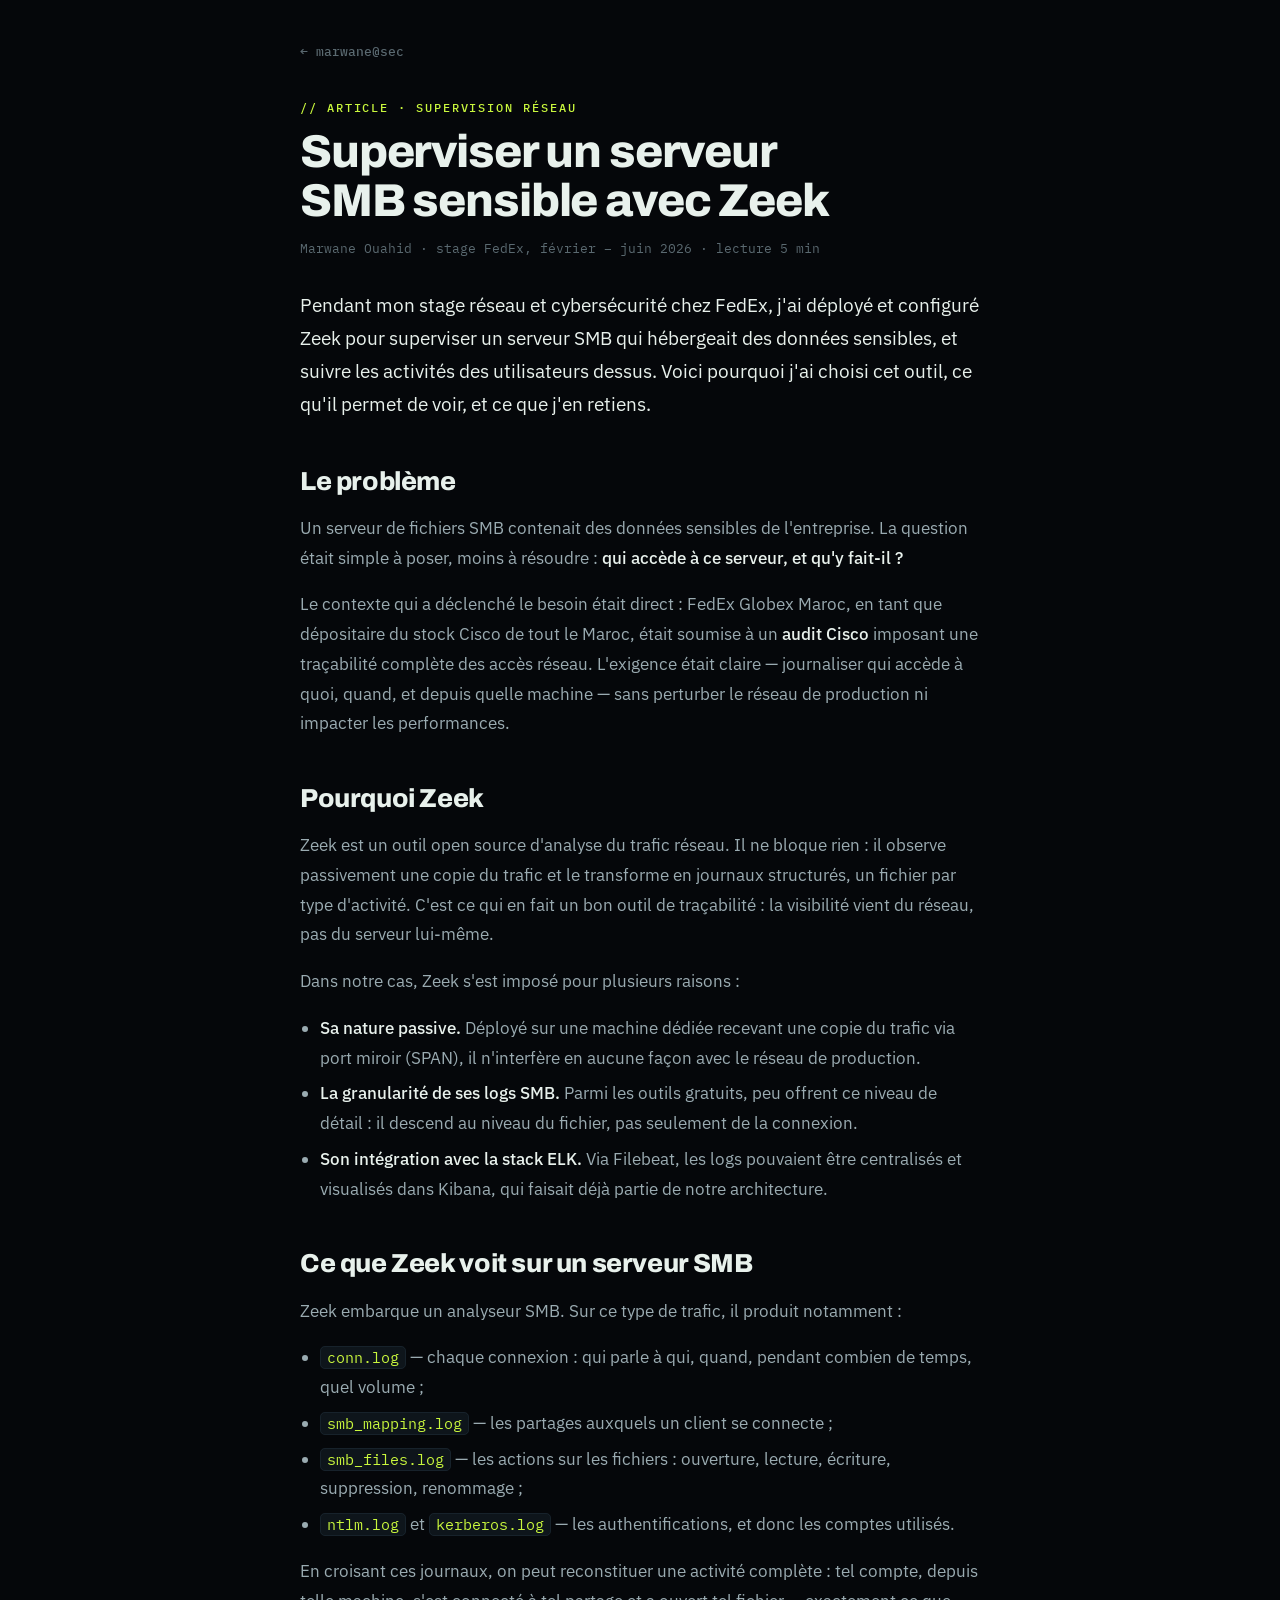
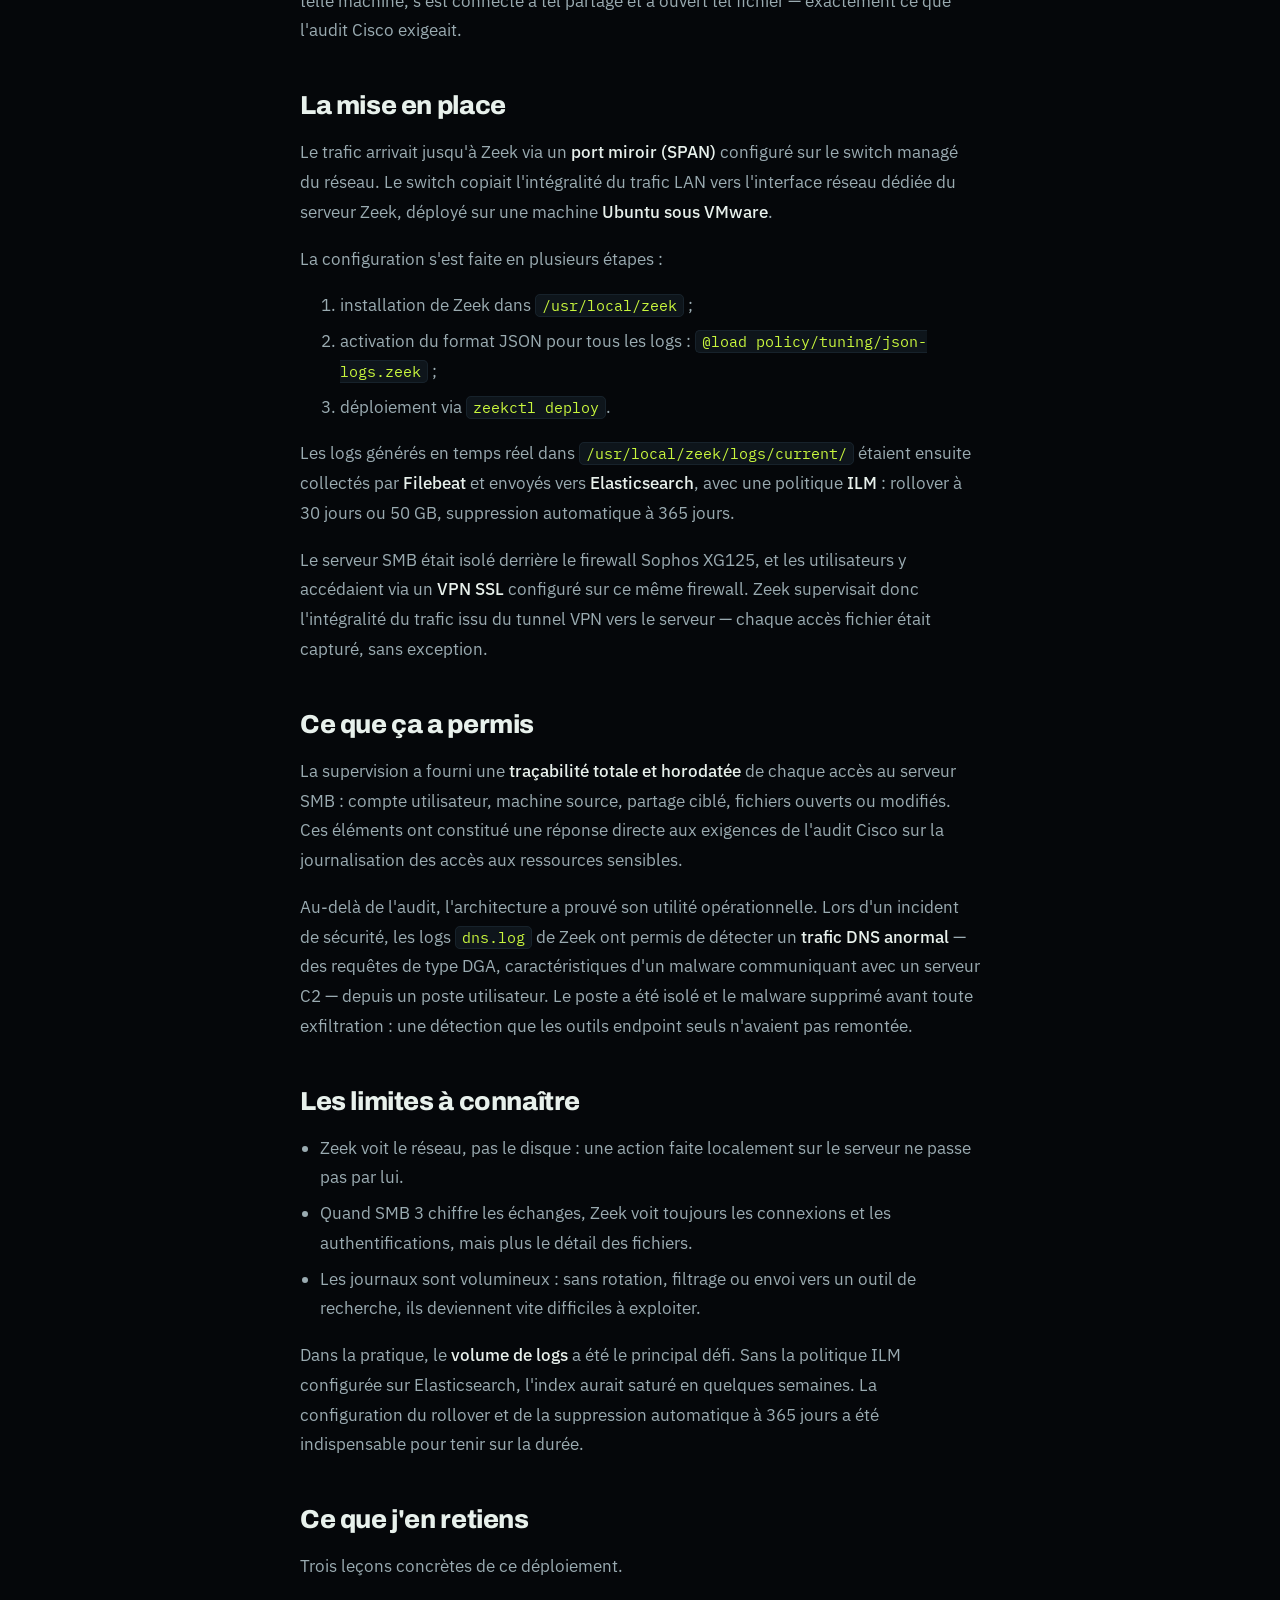
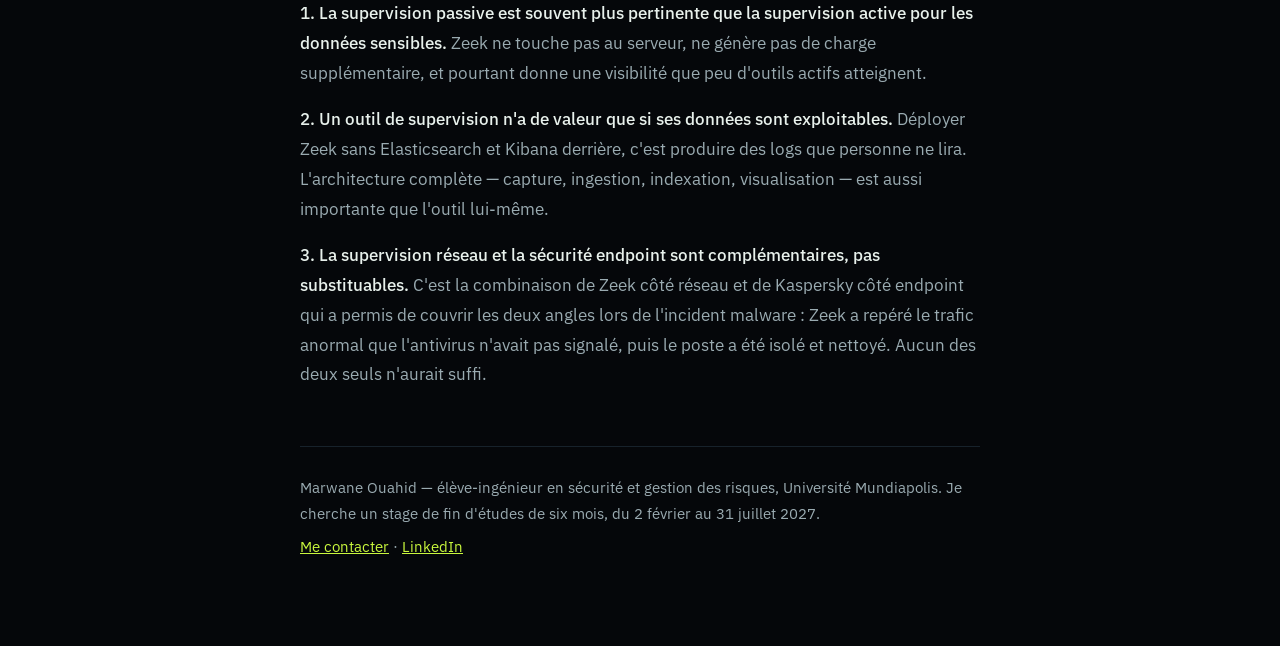
<file: articles/zeek-smb.html>
<!doctype html>
<html lang="fr">
<head>
<meta charset="utf-8">
<meta name="viewport" content="width=device-width,initial-scale=1">
<meta name="robots" content="index,follow">
<meta name="author" content="Marwane Ouahid">
<meta property="og:title" content="Superviser un serveur SMB sensible avec Zeek">
<meta property="og:description" content="Port miroir, Zeek, Filebeat, Elasticsearch et Kibana : la traçabilité complète des accès à un serveur sensible, pour un audit Cisco.">
<meta property="og:type" content="article">
<meta property="og:url" content="https://ouahidmarwane.github.io/articles/zeek-smb.html">
<meta property="og:image" content="https://ouahidmarwane.github.io/portrait.jpg">
<link rel="canonical" href="https://ouahidmarwane.github.io/articles/zeek-smb.html">
<link rel="icon" href="data:image/svg+xml,%3Csvg xmlns='http://www.w3.org/2000/svg' viewBox='0 0 64 64'%3E%3Crect width='64' height='64' rx='14' fill='%23C9F73D'/%3E%3Ctext x='50%25' y='56%25' dominant-baseline='middle' text-anchor='middle' font-family='monospace' font-weight='700' font-size='30' fill='%2305070A'%3E%3E_%3C/text%3E%3C/svg%3E">
<meta name="description" content="Retour d'expérience : superviser un serveur SMB hébergeant des données sensibles avec Zeek, un port miroir et la stack ELK, pour répondre aux exigences de traçabilité d'un audit Cisco.">
<title>Superviser un serveur SMB sensible avec Zeek — Marwane Ouahid</title>
<link rel="preconnect" href="https://fonts.googleapis.com">
<link rel="preconnect" href="https://fonts.gstatic.com" crossorigin>
<link rel="stylesheet" href="https://fonts.googleapis.com/css2?family=Archivo:wght@800&family=IBM+Plex+Mono:wght@400;500&family=IBM+Plex+Sans:wght@400;500&display=swap">
<link rel="stylesheet" href="article.css">
</head>
<body>
<main class="wrap">
  <a class="back" href="../index.html#articles">← marwane@sec</a>
  <div class="eyebrow">// article · supervision réseau</div>
  <h1>Superviser un serveur SMB sensible avec Zeek</h1>
  <p class="meta">Marwane Ouahid · stage FedEx, février – juin 2026 · lecture 5 min</p>

  <p class="lede">Pendant mon stage réseau et cybersécurité chez FedEx, j'ai déployé et configuré Zeek pour superviser un serveur SMB qui hébergeait des données sensibles, et suivre les activités des utilisateurs dessus. Voici pourquoi j'ai choisi cet outil, ce qu'il permet de voir, et ce que j'en retiens.</p>

  <h2>Le problème</h2>
  <p>Un serveur de fichiers SMB contenait des données sensibles de l'entreprise. La question était simple à poser, moins à résoudre : <strong>qui accède à ce serveur, et qu'y fait-il ?</strong></p>
  <p>Le contexte qui a déclenché le besoin était direct : FedEx Globex Maroc, en tant que dépositaire du stock Cisco de tout le Maroc, était soumise à un <strong>audit Cisco</strong> imposant une traçabilité complète des accès réseau. L'exigence était claire — journaliser qui accède à quoi, quand, et depuis quelle machine — sans perturber le réseau de production ni impacter les performances.</p>

  <h2>Pourquoi Zeek</h2>
  <p>Zeek est un outil open source d'analyse du trafic réseau. Il ne bloque rien : il observe passivement une copie du trafic et le transforme en journaux structurés, un fichier par type d'activité. C'est ce qui en fait un bon outil de traçabilité : la visibilité vient du réseau, pas du serveur lui-même.</p>
  <p>Dans notre cas, Zeek s'est imposé pour plusieurs raisons :</p>
  <ul>
    <li><strong>Sa nature passive.</strong> Déployé sur une machine dédiée recevant une copie du trafic via port miroir (SPAN), il n'interfère en aucune façon avec le réseau de production.</li>
    <li><strong>La granularité de ses logs SMB.</strong> Parmi les outils gratuits, peu offrent ce niveau de détail : il descend au niveau du fichier, pas seulement de la connexion.</li>
    <li><strong>Son intégration avec la stack ELK.</strong> Via Filebeat, les logs pouvaient être centralisés et visualisés dans Kibana, qui faisait déjà partie de notre architecture.</li>
  </ul>

  <h2>Ce que Zeek voit sur un serveur SMB</h2>
  <p>Zeek embarque un analyseur SMB. Sur ce type de trafic, il produit notamment :</p>
  <ul>
    <li><code>conn.log</code> — chaque connexion : qui parle à qui, quand, pendant combien de temps, quel volume ;</li>
    <li><code>smb_mapping.log</code> — les partages auxquels un client se connecte ;</li>
    <li><code>smb_files.log</code> — les actions sur les fichiers : ouverture, lecture, écriture, suppression, renommage ;</li>
    <li><code>ntlm.log</code> et <code>kerberos.log</code> — les authentifications, et donc les comptes utilisés.</li>
  </ul>
  <p>En croisant ces journaux, on peut reconstituer une activité complète : tel compte, depuis telle machine, s'est connecté à tel partage et a ouvert tel fichier — exactement ce que l'audit Cisco exigeait.</p>

  <h2>La mise en place</h2>
  <p>Le trafic arrivait jusqu'à Zeek via un <strong>port miroir (SPAN)</strong> configuré sur le switch managé du réseau. Le switch copiait l'intégralité du trafic LAN vers l'interface réseau dédiée du serveur Zeek, déployé sur une machine <strong>Ubuntu sous VMware</strong>.</p>
  <p>La configuration s'est faite en plusieurs étapes :</p>
  <ol>
    <li>installation de Zeek dans <code>/usr/local/zeek</code> ;</li>
    <li>activation du format JSON pour tous les logs : <code>@load policy/tuning/json-logs.zeek</code> ;</li>
    <li>déploiement via <code>zeekctl deploy</code>.</li>
  </ol>
  <p>Les logs générés en temps réel dans <code>/usr/local/zeek/logs/current/</code> étaient ensuite collectés par <strong>Filebeat</strong> et envoyés vers <strong>Elasticsearch</strong>, avec une politique <strong>ILM</strong> : rollover à 30 jours ou 50 GB, suppression automatique à 365 jours.</p>
  <p>Le serveur SMB était isolé derrière le firewall Sophos XG125, et les utilisateurs y accédaient via un <strong>VPN SSL</strong> configuré sur ce même firewall. Zeek supervisait donc l'intégralité du trafic issu du tunnel VPN vers le serveur — chaque accès fichier était capturé, sans exception.</p>

  <h2>Ce que ça a permis</h2>
  <p>La supervision a fourni une <strong>traçabilité totale et horodatée</strong> de chaque accès au serveur SMB : compte utilisateur, machine source, partage ciblé, fichiers ouverts ou modifiés. Ces éléments ont constitué une réponse directe aux exigences de l'audit Cisco sur la journalisation des accès aux ressources sensibles.</p>
  <p>Au-delà de l'audit, l'architecture a prouvé son utilité opérationnelle. Lors d'un incident de sécurité, les logs <code>dns.log</code> de Zeek ont permis de détecter un <strong>trafic DNS anormal</strong> — des requêtes de type DGA, caractéristiques d'un malware communiquant avec un serveur C2 — depuis un poste utilisateur. Le poste a été isolé et le malware supprimé avant toute exfiltration : une détection que les outils endpoint seuls n'avaient pas remontée.</p>

  <h2>Les limites à connaître</h2>
  <ul>
    <li>Zeek voit le réseau, pas le disque : une action faite localement sur le serveur ne passe pas par lui.</li>
    <li>Quand SMB 3 chiffre les échanges, Zeek voit toujours les connexions et les authentifications, mais plus le détail des fichiers.</li>
    <li>Les journaux sont volumineux : sans rotation, filtrage ou envoi vers un outil de recherche, ils deviennent vite difficiles à exploiter.</li>
  </ul>
  <p>Dans la pratique, le <strong>volume de logs</strong> a été le principal défi. Sans la politique ILM configurée sur Elasticsearch, l'index aurait saturé en quelques semaines. La configuration du rollover et de la suppression automatique à 365 jours a été indispensable pour tenir sur la durée.</p>

  <h2>Ce que j'en retiens</h2>
  <p>Trois leçons concrètes de ce déploiement.</p>
  <p><strong>1. La supervision passive est souvent plus pertinente que la supervision active pour les données sensibles.</strong> Zeek ne touche pas au serveur, ne génère pas de charge supplémentaire, et pourtant donne une visibilité que peu d'outils actifs atteignent.</p>
  <p><strong>2. Un outil de supervision n'a de valeur que si ses données sont exploitables.</strong> Déployer Zeek sans Elasticsearch et Kibana derrière, c'est produire des logs que personne ne lira. L'architecture complète — capture, ingestion, indexation, visualisation — est aussi importante que l'outil lui-même.</p>
  <p><strong>3. La supervision réseau et la sécurité endpoint sont complémentaires, pas substituables.</strong> C'est la combinaison de Zeek côté réseau et de Kaspersky côté endpoint qui a permis de couvrir les deux angles lors de l'incident malware : Zeek a repéré le trafic anormal que l'antivirus n'avait pas signalé, puis le poste a été isolé et nettoyé. Aucun des deux seuls n'aurait suffi.</p>

  <div class="foot">
    <p>Marwane Ouahid — élève-ingénieur en sécurité et gestion des risques, Université Mundiapolis. Je cherche un stage de fin d'études de six mois, du 2 février au 31 juillet 2027.</p>
    <p><a href="../index.html#contact">Me contacter</a> · <a href="https://www.linkedin.com/in/marwane-ouahid-0ab745309" target="_blank" rel="noopener">LinkedIn</a></p>
  </div>
</main>
</body>
</html>
</file>
<file: articles/article.css>
/* Articles : mêmes jetons que le site, en version lecture. */
:root{
  color-scheme:dark;
  --void:#05070A;--panel:#0A0F14;--panel2:#0E151B;--line:#17222B;--line2:#233240;
  --txt:#E8F1EC;--dim:#9AABB1;--faint:#5A6970;
  --lime:#C9F73D;--cyan:#35D6F5;--amber:#FFB020;
  --mono:"IBM Plex Mono",ui-monospace,Menlo,monospace;
  --sans:"IBM Plex Sans",system-ui,-apple-system,Segoe UI,sans-serif;
  --disp:"Archivo",system-ui,sans-serif;
}
*{box-sizing:border-box}
body{margin:0;background:var(--void);color:var(--txt);font:400 17px/1.75 var(--sans);-webkit-font-smoothing:antialiased}
.wrap{max-width:720px;margin:0 auto;padding:36px 20px 80px}
a{color:var(--lime)}
.back{font:500 13px/1 var(--mono);text-decoration:none;color:var(--faint)}
.back:hover{color:var(--lime)}
.eyebrow{font:500 12px/1 var(--mono);letter-spacing:.16em;text-transform:uppercase;color:var(--lime);margin:36px 0 14px}
h1{font:800 clamp(30px,6vw,46px)/1.08 var(--disp);letter-spacing:-.025em;margin:0 0 12px;text-wrap:balance}
h2{font:800 clamp(21px,3.4vw,26px)/1.2 var(--disp);letter-spacing:-.015em;margin:44px 0 12px}
h3{font:600 18px/1.3 var(--sans);margin:26px 0 6px;color:var(--cyan)}
.meta{font:400 13px/1.5 var(--mono);color:var(--faint);margin:0 0 30px}
.lede{font-size:19px;color:var(--txt)}
p,li{color:var(--dim)}
strong,b{color:var(--txt);font-weight:500}
ul{padding-left:20px}
li{margin:6px 0}
code{font:400 .88em var(--mono);color:var(--lime);background:var(--panel2);border:1px solid var(--line);border-radius:5px;padding:1px 6px}
.facts{display:grid;grid-template-columns:repeat(2,1fr);gap:1px;background:var(--line);border:1px solid var(--line);border-radius:12px;overflow:hidden;margin:28px 0}
@media(min-width:620px){.facts{grid-template-columns:repeat(4,1fr)}}
.facts div{background:var(--panel);padding:16px}
.facts b{display:block;font:800 26px/1 var(--disp);color:var(--lime)}
.facts span{display:block;margin-top:7px;font:400 11.5px/1.4 var(--mono);color:var(--faint);text-transform:uppercase;letter-spacing:.06em}
.aside{border-left:2px solid var(--cyan);padding-left:14px;margin-top:32px}
.foot{margin-top:56px;padding-top:22px;border-top:1px solid var(--line);font-size:15px}
.foot p{margin:6px 0}
/* repères du brouillon */
.draft{position:sticky;top:0;z-index:5;background:var(--amber);color:#05070A;font:500 13px/1.4 var(--mono);padding:10px 20px;text-align:center}
mark.todo{background:rgba(255,176,32,.14);color:var(--amber);border:1px dashed rgba(255,176,32,.55);border-radius:6px;padding:2px 6px;font-size:.95em}
.draft mark.todo{background:#05070A;color:var(--amber);border-color:#05070A}
</file>
